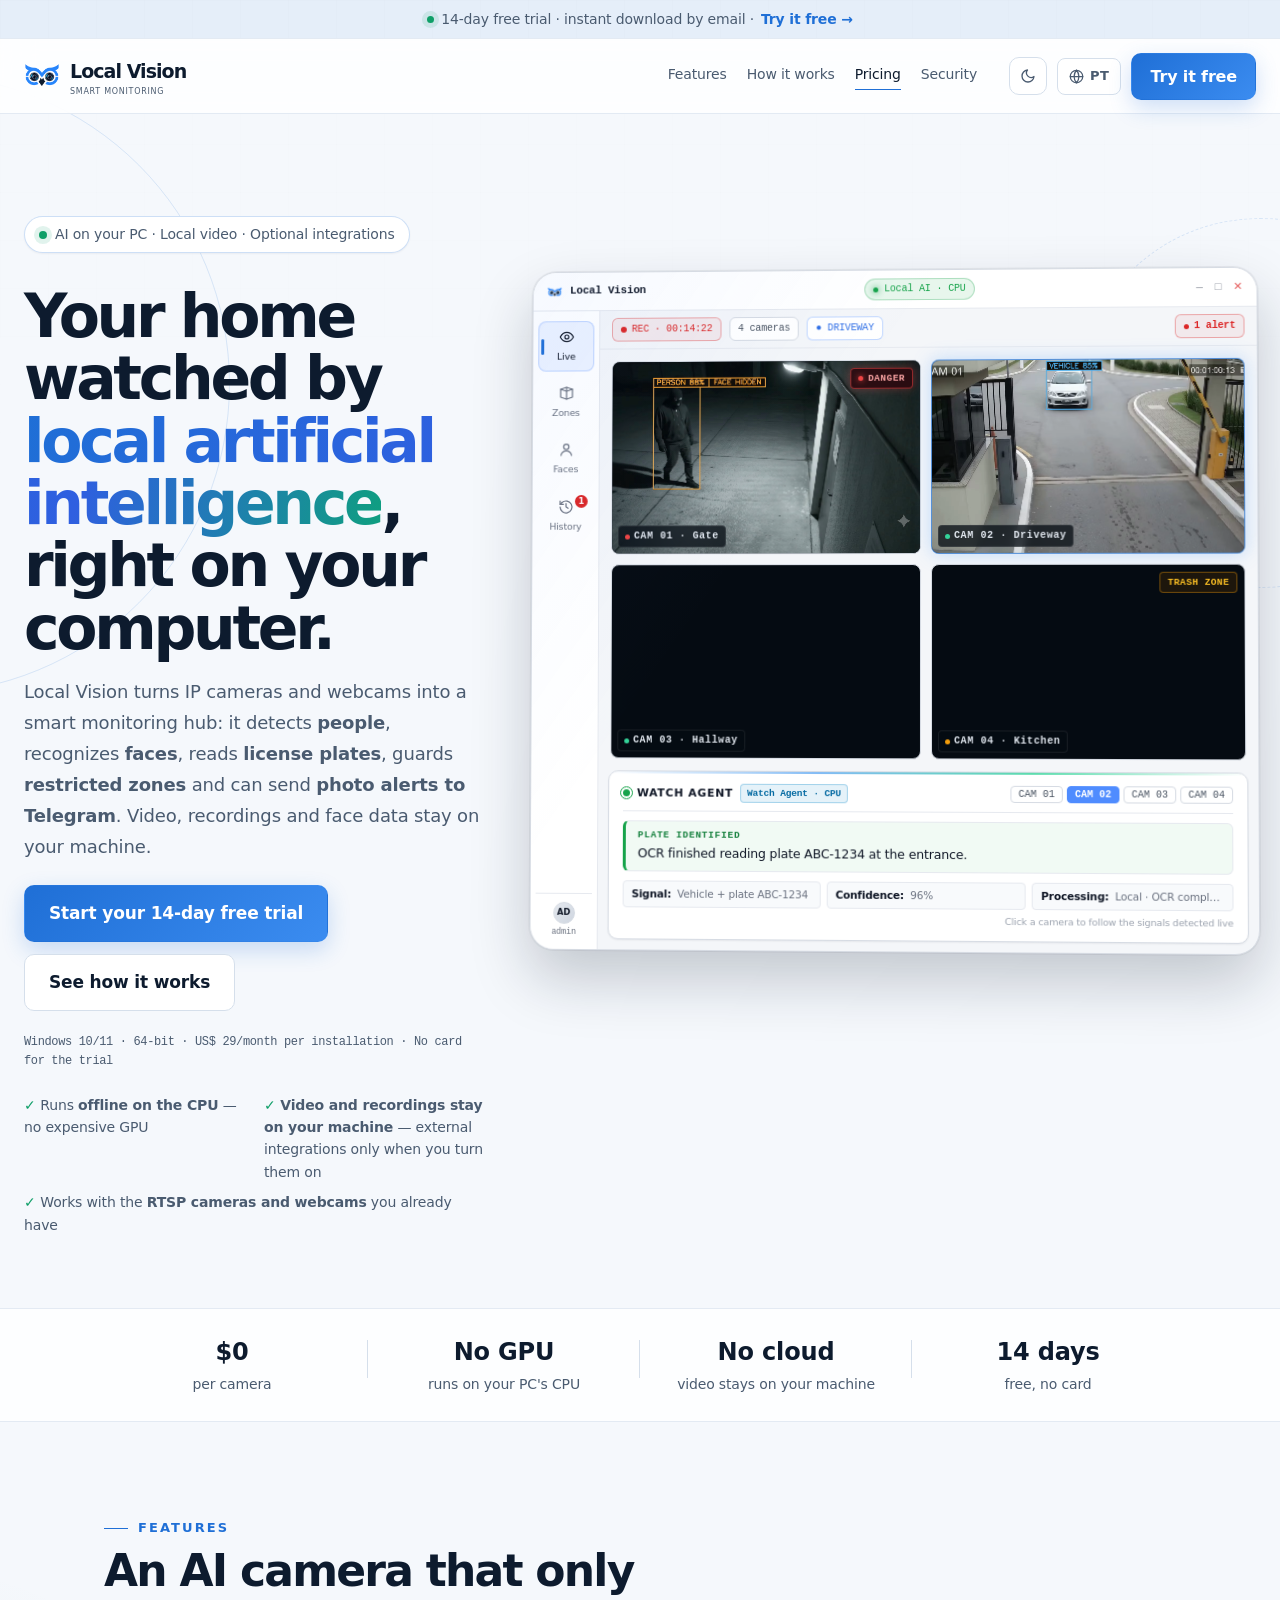
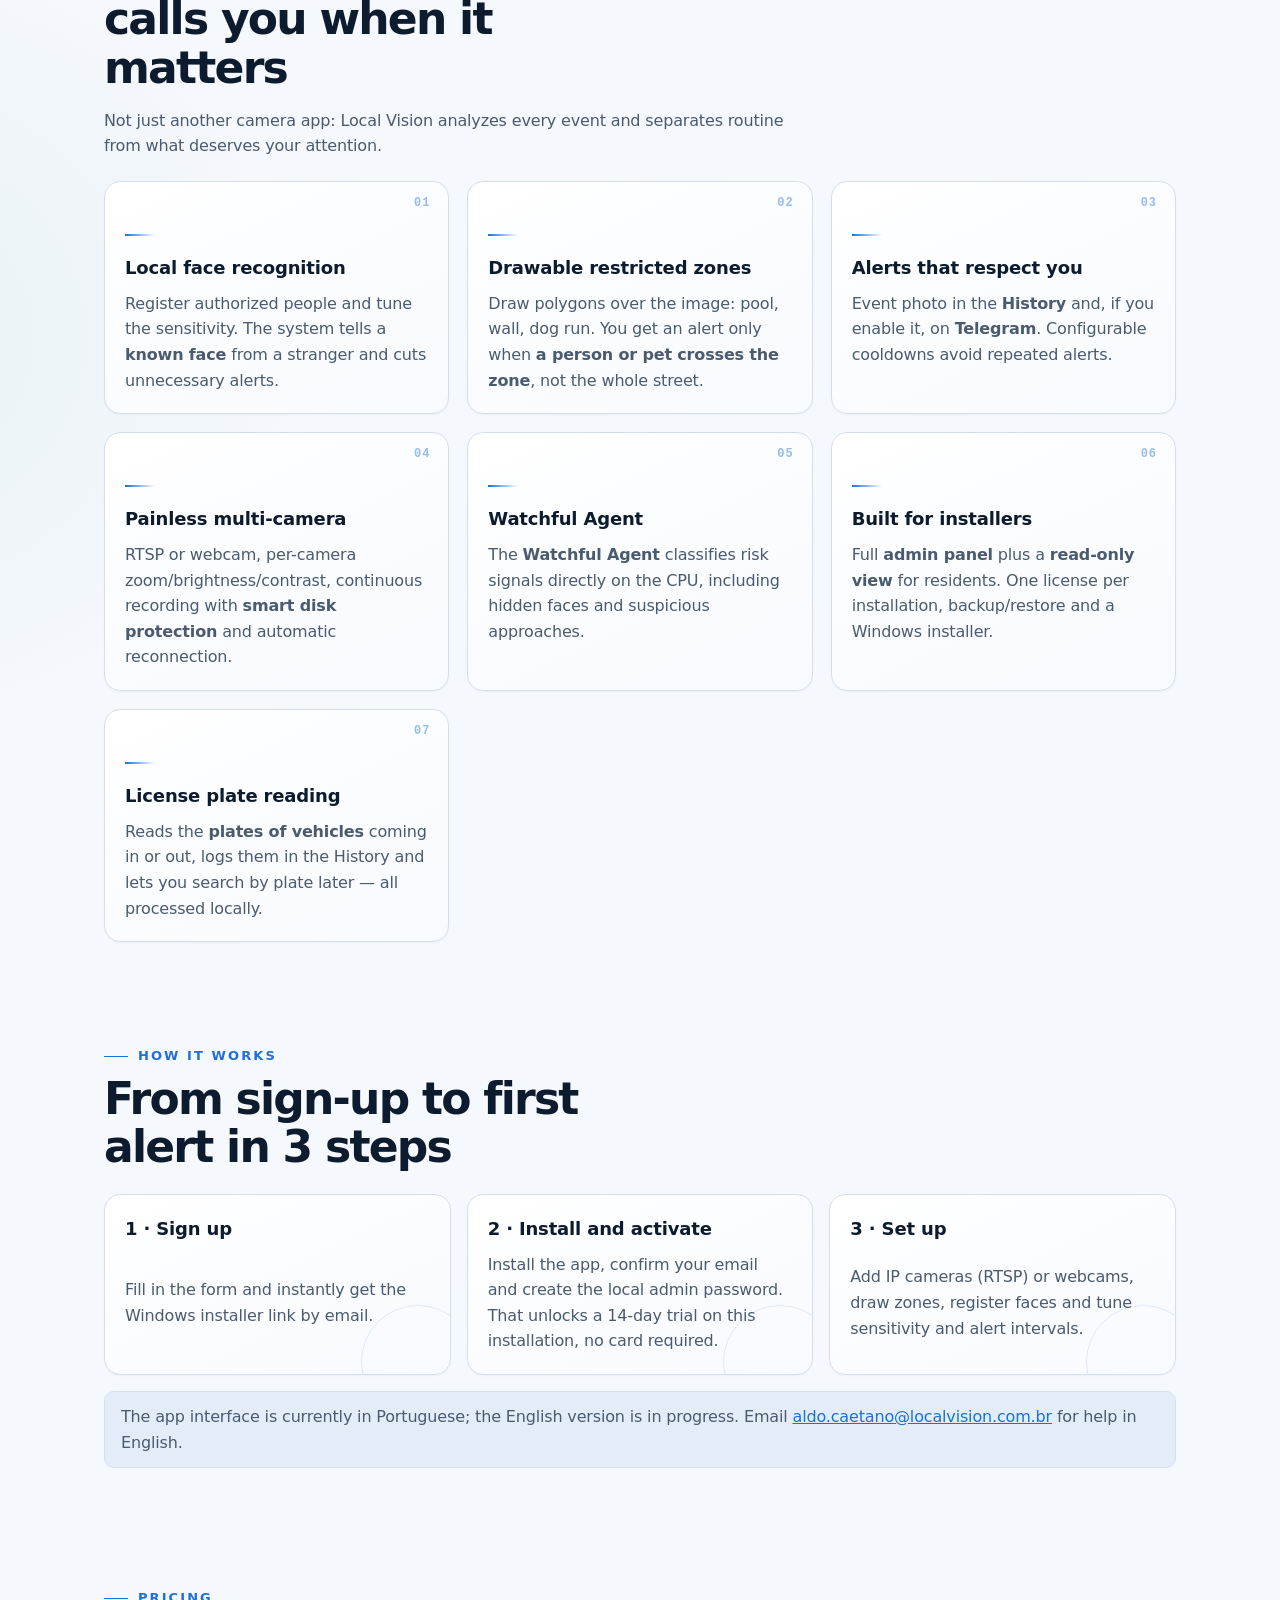
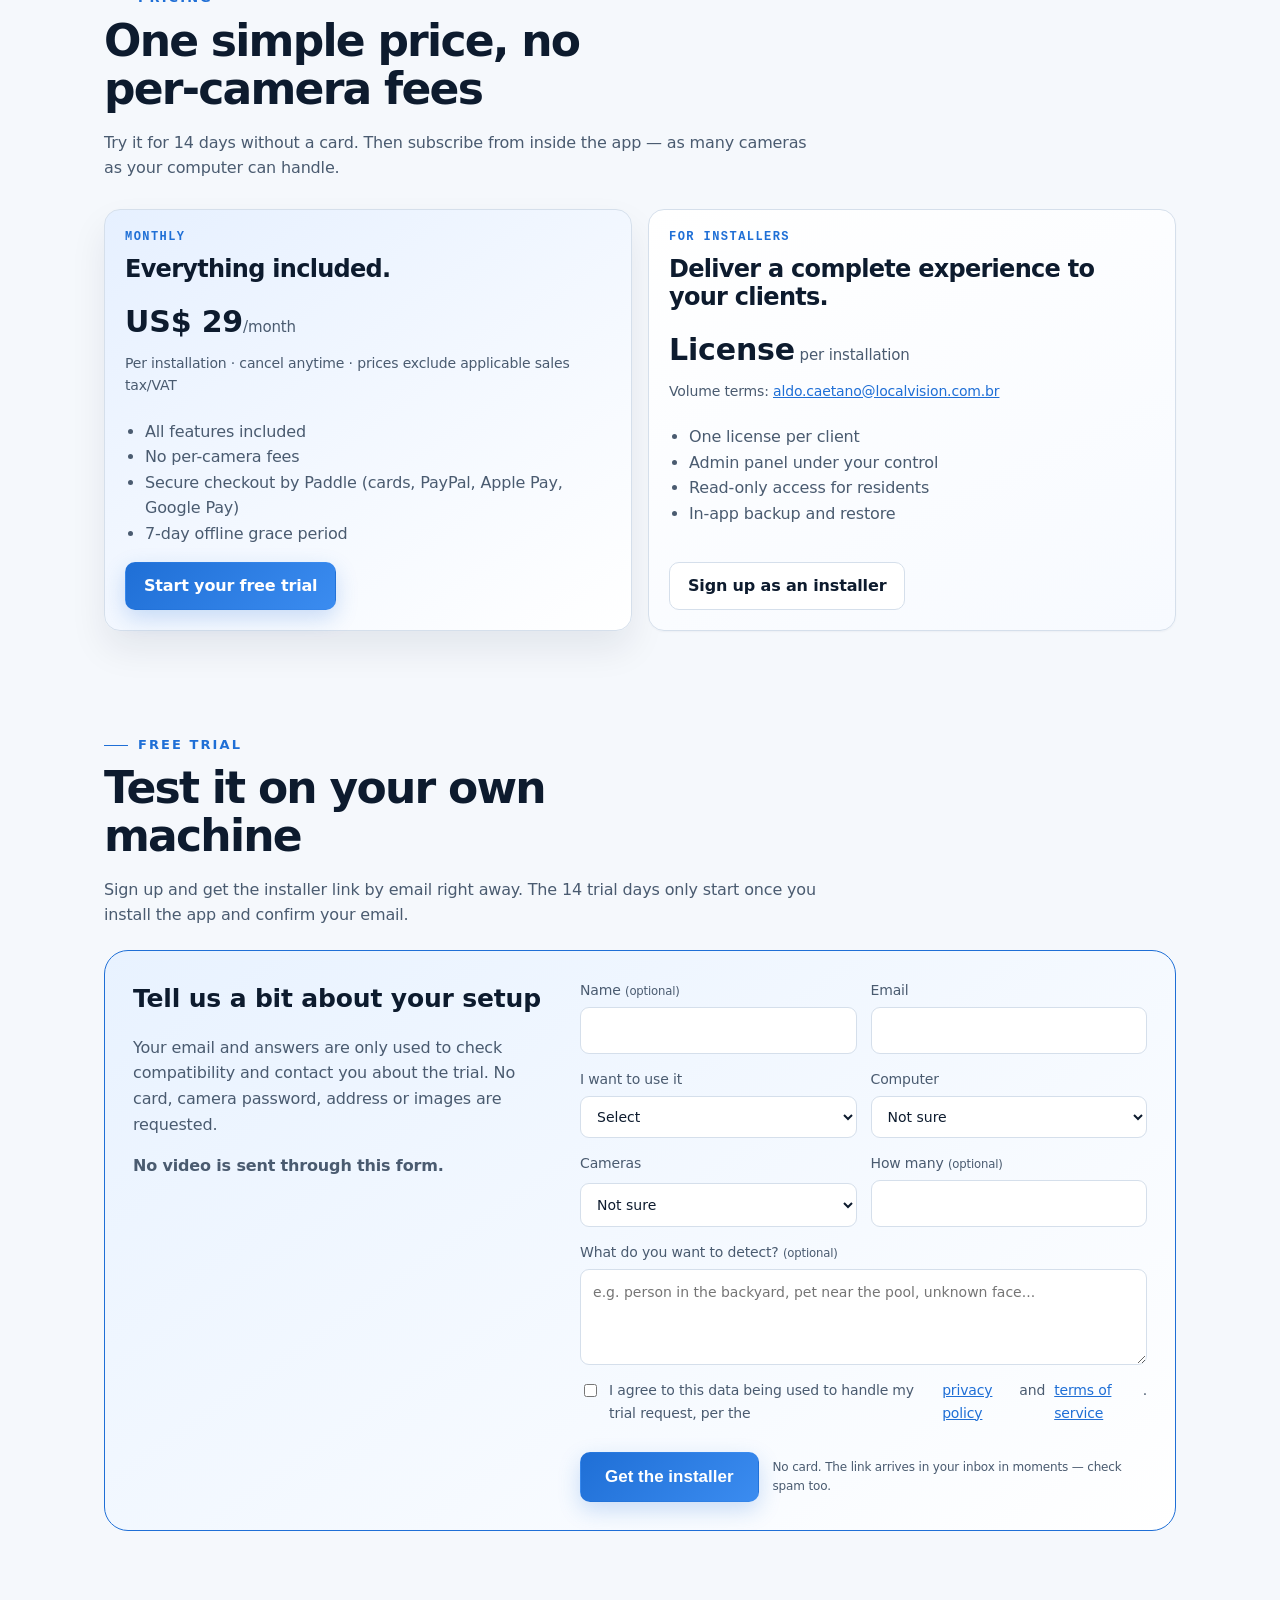
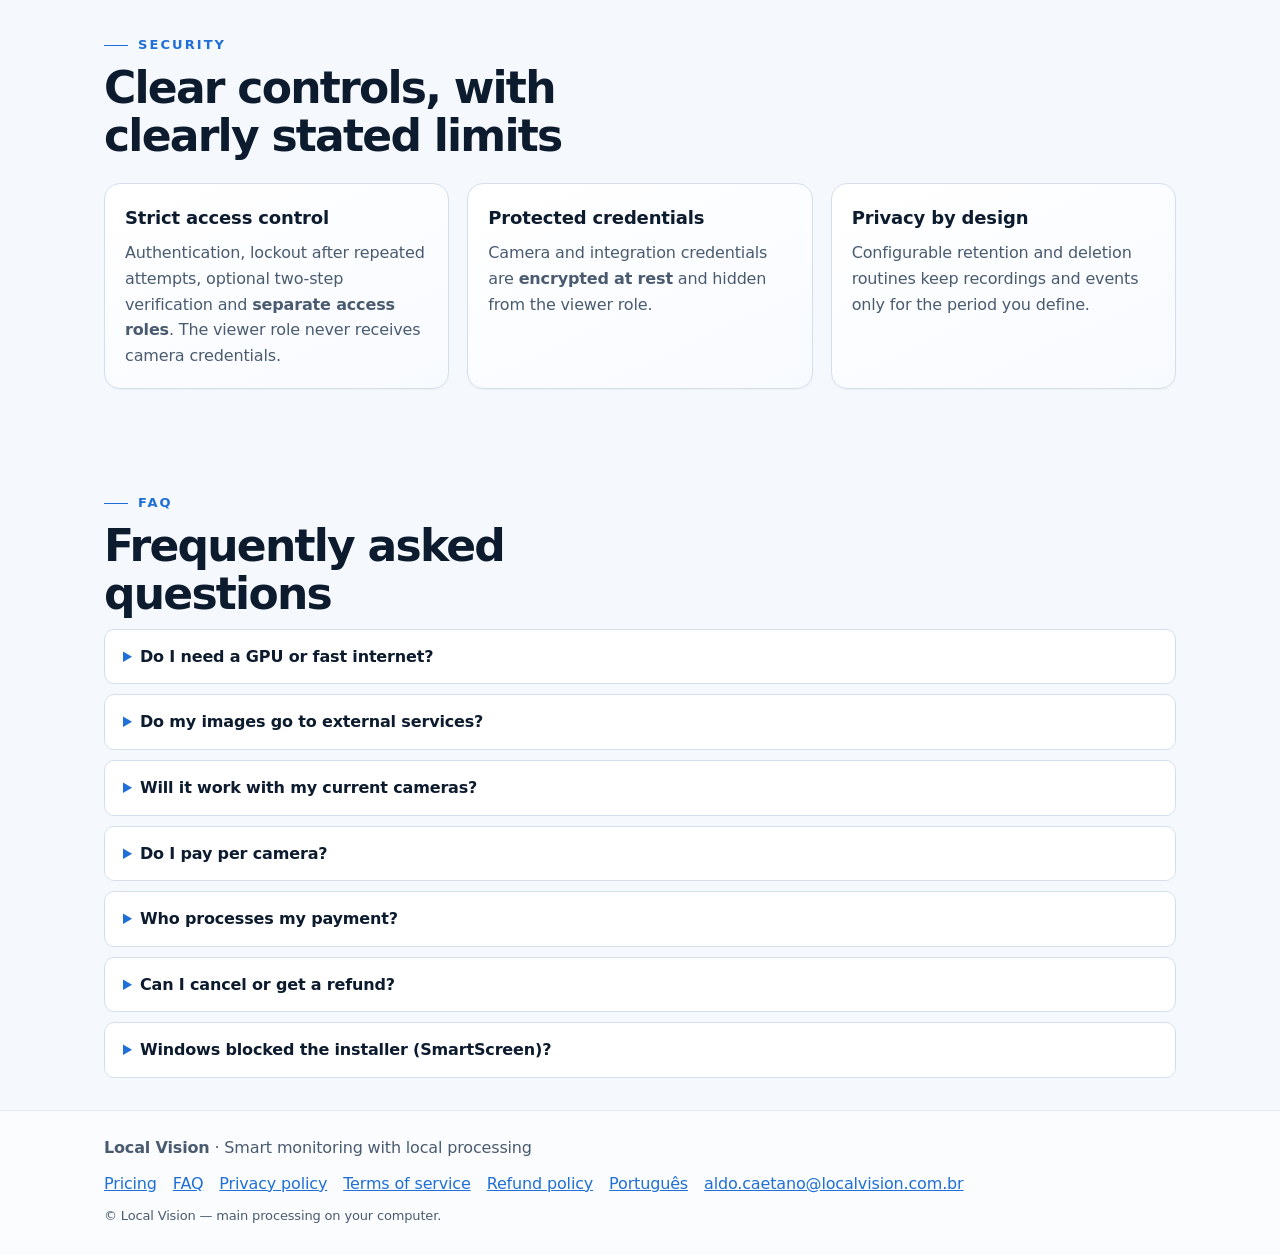
<file: index.html>
<!doctype html>
<!-- Local Vision — English landing (docs/en/), published to localvision.app
     by publish_site.py --site en (spec 127). Checkout: Paddle (Merchant of Record). -->
<html lang="en">
<head>
  <meta charset="utf-8" />
  <meta name="viewport" content="width=device-width, initial-scale=1" />
  <title>AI security cameras on your own PC | Local Vision</title>
  <meta name="description" content="Add AI to the IP cameras and webcams you own: person detection, face recognition, license plates and zones. Runs on your Windows PC, no per-camera fees." />
  <meta name="theme-color" content="#08101d" />
  <meta property="og:title" content="AI security cameras on your own PC | Local Vision" />
  <meta property="og:description" content="Local AI for people, faces, license plates and restricted zones. Video and recordings stay on your machine." />
  <meta property="og:type" content="website" />
  <meta property="og:url" content="https://localvision.app/" />
  <meta property="og:site_name" content="Local Vision" />
  <meta property="og:locale" content="en_US" />
  <meta property="og:image" content="https://localvision.app/assets/og-image.png" />
  <meta property="og:image:width" content="1200" />
  <meta property="og:image:height" content="630" />
  <meta name="twitter:card" content="summary_large_image" />
  <link rel="canonical" href="https://localvision.app/" />
  <link rel="alternate" hreflang="en" href="https://localvision.app/" />
  <link rel="alternate" hreflang="pt-BR" href="https://localvision.com.br/" />
  <link rel="alternate" hreflang="x-default" href="https://localvision.app/" />
  <script type="application/ld+json">
  {
    "@context": "https://schema.org",
    "@graph": [
    {
    "@type": "Organization",
    "@id": "https://localvision.app/#org",
    "name": "Local Vision",
    "url": "https://localvision.app/",
    "logo": "https://localvision.app/assets/logo-owl-refined.png",
    "email": "aldo.caetano@localvision.com.br"
    },
    {
    "@type": "SoftwareApplication",
    "publisher": { "@id": "https://localvision.app/#org" },
    "name": "Local Vision",
    "url": "https://localvision.app/",
    "applicationCategory": "SecurityApplication",
    "operatingSystem": "Windows",
    "inLanguage": "en",
    "offers": { "@type": "Offer", "price": "29.00", "priceCurrency": "USD" },
    "description": "Multi-camera AI monitoring on your own computer: person detection, face recognition, license plate reading, restricted zones and optional Telegram alerts."
    }
    ]
  }
  </script>
  <meta http-equiv="Content-Security-Policy" content="default-src 'self'; script-src 'self' https://static.cloudflareinsights.com https://challenges.cloudflare.com; frame-src https://challenges.cloudflare.com; style-src 'self' https://fonts.googleapis.com 'unsafe-inline'; font-src 'self' https://fonts.gstatic.com; img-src 'self' data:; media-src 'self' https: data:; connect-src https://cloudflareinsights.com; form-action 'self' https://szsdhiimvrjerkvtqwzw.supabase.co; object-src 'none'; base-uri 'self'" />
  <link rel="icon" type="image/png" sizes="32x32" href="assets/favicon-32x32.png?v=20260927-lens" />
  <link rel="apple-touch-icon" href="assets/apple-touch-icon.png?v=20260927-lens" />
  <link rel="preconnect" href="https://fonts.googleapis.com" />
  <link rel="preconnect" href="https://fonts.gstatic.com" crossorigin />
  <link href="https://fonts.googleapis.com/css2?family=Inter:wght@400;500;600;700;800&amp;family=JetBrains+Mono:wght@400;500;600&amp;display=swap" rel="stylesheet" />
  <link rel="stylesheet" href="assets/site.css?v=20261111" />
  <script src="assets/theme.js?v=20261027"></script>
  <script type="application/ld+json">{"@context": "https://schema.org", "@type": "FAQPage", "mainEntity": [{"@type": "Question", "name": "Do I need a GPU or fast internet?", "acceptedAnswer": {"@type": "Answer", "text": "No. Detection runs on the CPU. Performance depends on your computer, resolution and number of cameras. Internet is needed only for integrations you enable, the subscription and remote access."}}, {"@type": "Question", "name": "Do my images go to external services?", "acceptedAnswer": {"@type": "Answer", "text": "Continuous video, recordings and the face database stay on your machine. If you enable Telegram, alert photos are sent to it (how to set up Telegram alerts)."}}, {"@type": "Question", "name": "Will it work with my current cameras?", "acceptedAnswer": {"@type": "Answer", "text": "If they speak RTSP (most IP cameras, including Hikvision, Dahua, Reolink, Amcrest and TP-Link Tapo) or are USB webcams, yes. See the RTSP URL guide by brand."}}, {"@type": "Question", "name": "Do I pay per camera?", "acceptedAnswer": {"@type": "Answer", "text": "No. The subscription is US$ 29/month per installation, with as many cameras as your computer can handle."}}, {"@type": "Question", "name": "Who processes my payment?", "acceptedAnswer": {"@type": "Answer", "text": "Our order process is conducted by our online reseller Paddle.com. Paddle.com is the Merchant of Record for all our orders and handles billing, taxes, invoices and payment support."}}, {"@type": "Question", "name": "Can I cancel or get a refund?", "acceptedAnswer": {"@type": "Answer", "text": "You can cancel anytime; access continues until the end of the paid period. See the refund policy."}}, {"@type": "Question", "name": "Windows blocked the installer (SmartScreen)?", "acceptedAnswer": {"@type": "Answer", "text": "The installer isn't code-signed yet. On the SmartScreen screen, click “More info” and then “Run anyway”. You can verify the file's SHA256 from the download email."}}]}</script>
  <script defer src="https://static.cloudflareinsights.com/beacon.min.js" data-cf-beacon='{"token": "2425f0a6b76047ed88d276895d621326"}'></script>
</head>
<body>
  <a class="skip" href="#content">Skip to content</a>

  <div class="announce"><div class="wrap"><span class="announce-signal" aria-hidden="true"></span>14-day free trial · instant download by email · <a href="#signup">Try it free <span aria-hidden="true">→</span></a></div></div>

  <header class="top">
    <div class="wrap top-inner">
      <a class="brand" href="./" aria-label="Local Vision — home">
        <img class="brand-mark" src="assets/logo-owl-refined.png?v=20260927-lens" width="36" height="36" alt="" />
        <span class="brand-text">Local Vision<small>Smart monitoring</small></span>
      </a>
      <nav class="nav" id="nav" aria-label="Main navigation">
        <a href="#features">Features</a>
        <a href="#how-it-works">How it works</a>
        <a href="#pricing">Pricing</a>
        <a href="#security">Security</a>
        <a class="nav-cta" href="#signup">Try it free</a>
      </nav>
      <div class="top-actions">
        <a class="lang-switch" href="https://localvision.com.br/" hreflang="pt-BR" lang="pt-BR" title="Ver o site em português" aria-label="Ver o site em português"><svg viewBox="0 0 24 24" width="15" height="15" fill="none" stroke="currentColor" stroke-width="2" stroke-linecap="round" stroke-linejoin="round" aria-hidden="true"><circle cx="12" cy="12" r="10" /><path d="M2 12h20" /><path d="M12 2a15 15 0 0 1 0 20a15 15 0 0 1 0-20" /></svg>PT</a>
        <a class="btn btn-primary" href="#signup">Try it free</a>
        <button class="menu-btn" id="menuBtn" type="button" aria-expanded="false" aria-controls="nav">Menu</button>
      </div>
    </div>
  </header>

  <main id="content">
    <section class="hero wrap">
      <div class="hero-orbit hero-orbit-one" aria-hidden="true"></div>
      <div class="hero-orbit hero-orbit-two" aria-hidden="true"></div>
      <div class="hero-copy">
        <p class="pill"><span class="dot" aria-hidden="true"></span> AI on your PC · Local video · Optional integrations</p>
        <h1>Your home watched by <span class="hl">local artificial intelligence</span>, right on your computer.</h1>
        <p class="lede">Local Vision turns IP cameras and webcams into a smart monitoring hub: it detects <strong>people</strong>, recognizes <strong>faces</strong>, reads <strong>license plates</strong>, guards <strong>restricted zones</strong> and can send <strong>photo alerts to Telegram</strong>. Video, recordings and face data stay on your machine.</p>
        <div class="cta-row">
          <a class="btn btn-primary btn-lg" href="#signup">Start your 14-day free trial</a>
          <a class="btn btn-ghost btn-lg" href="#how-it-works">See how it works</a>
        </div>
        <p class="hero-meta">Windows 10/11 · 64-bit · US$ 29/month per installation · No card for the trial</p>
        <ul class="hero-points">
          <li>Runs <strong>offline on the CPU</strong> — no expensive GPU</li>
          <li><strong>Video and recordings stay on your machine</strong> — external integrations only when you turn them on</li>
          <li>Works with the <strong>RTSP cameras and webcams</strong> you already have</li>
        </ul>
      </div>
      <div class="hero-card app-window" role="img" aria-label="Local Vision window with live monitoring and real-time AI">
        <!-- Local Vision Windows title bar -->
        <div class="app-titlebar">
          <div class="app-title-brand">
            <img class="app-title-icon" src="assets/logo-owl-refined.png?v=20260927-lens" width="16" height="16" alt="" />
            <span>Local Vision</span>
          </div>
          <div class="app-title-status">
            <span class="app-status-dot" aria-hidden="true"></span>
            <span>Local AI · CPU</span>
          </div>
          <div class="app-win-controls" aria-hidden="true">
            <span class="app-win-btn">—</span>
            <span class="app-win-btn">□</span>
            <span class="app-win-btn app-win-close">✕</span>
          </div>
        </div>

        <!-- App layout (sidebar + main stage) -->
        <div class="app-body">
          <aside class="app-sidebar" aria-label="App navigation">
            <div class="app-nav-item active" title="Live view">
              <svg viewBox="0 0 24 24" width="16" height="16" fill="none" stroke="currentColor" stroke-width="2" stroke-linecap="round" stroke-linejoin="round"><circle cx="12" cy="12" r="3" /><path d="M2 12s3.5-7 10-7 10 7 10 7-3.5 7-10 7S2 12 2 12Z" /></svg>
              <span>Live</span>
            </div>
            <div class="app-nav-item" title="Settings and zones">
              <svg viewBox="0 0 24 24" width="16" height="16" fill="none" stroke="currentColor" stroke-width="2" stroke-linecap="round" stroke-linejoin="round"><path d="M3 6 12 3l9 3v12l-9 3-9-3Z" /><path d="M12 3v18" /><path d="M3 6l9 3 9-3" /></svg>
              <span>Zones</span>
            </div>
            <div class="app-nav-item" title="Registered faces gallery">
              <svg viewBox="0 0 24 24" width="16" height="16" fill="none" stroke="currentColor" stroke-width="2" stroke-linecap="round" stroke-linejoin="round"><circle cx="12" cy="8" r="4" /><path d="M4 21c0-4 4-7 8-7s8 3 8 7" /></svg>
              <span>Faces</span>
            </div>
            <div class="app-nav-item has-badge" title="Event history">
              <svg viewBox="0 0 24 24" width="16" height="16" fill="none" stroke="currentColor" stroke-width="2" stroke-linecap="round" stroke-linejoin="round"><path d="M3 12a9 9 0 1 0 3-6.7L3 8" /><path d="M3 3v5h5" /><path d="M12 7v5l3 2" /></svg>
              <span>History</span>
              <em class="app-nav-badge">1</em>
            </div>
            <div class="app-sidebar-user">
              <span class="app-user-avatar">AD</span>
              <span class="app-user-role">admin</span>
            </div>
          </aside>

          <div class="app-stage">
            <div class="app-stage-bar">
              <span class="stage-chip rec"><span class="stage-dot" aria-hidden="true"></span>REC · 00:14:22</span>
              <span class="stage-chip">4 cameras</span>
              <span class="stage-chip stage-chip-active">● GATE</span>
              <span class="stage-chip crit"><span class="stage-dot-crit" aria-hidden="true"></span>1 alert</span>
            </div>

            <div class="mock-grid" id="mockGrid">
              <div class="mock-cam active-cam cam-crit" data-cam-id="1" title="Camera 1: Gate — Unknown person hiding their face">
                <span class="mock-cam-tag tag-crit"><span class="tag-crit-dot" aria-hidden="true"></span>DANGER</span>
                <video class="mock-cam-video" autoplay loop muted playsinline preload="auto" src="assets/videos/pessoa_mascarada_processada.webm?v=en1"></video>
                <span class="mock-cam-badge"><span class="mock-cam-badge-dot" style="background:#ef4444"></span>CAM 01 · Gate</span>
              </div>
              <div class="mock-cam" data-cam-id="2" title="Camera 2: Driveway — Automatic plate reading">
                <video class="mock-cam-video" autoplay loop muted playsinline preload="auto" src="assets/videos/ocr_placa_processada.webm?v=en1"></video>
                <span class="mock-cam-badge"><span class="mock-cam-badge-dot"></span>CAM 02 · Driveway</span>
              </div>
              <div class="mock-cam" data-cam-id="3" title="Camera 3: Hallway — Local face recognition">
                <video class="mock-cam-video" autoplay loop muted playsinline preload="auto" src="assets/videos/portao.mp4?v=en1"></video>
                <span class="mock-cam-badge"><span class="mock-cam-badge-dot"></span>CAM 03 · Hallway</span>
              </div>
              <div class="mock-cam" data-cam-id="4" title="Camera 4: Kitchen — Pet detection and trash zone intrusion">
                <span class="mock-cam-tag tag-warn">TRASH ZONE</span>
                <video class="mock-cam-video" autoplay loop muted playsinline preload="auto" src="assets/videos/porta_fundos.mp4?v=en1"></video>
                <span class="mock-cam-badge"><span class="mock-cam-badge-dot" style="background:#f59e0b"></span>CAM 04 · Kitchen</span>
              </div>
            </div>

            <!-- Real-time Watch Agent panel -->
            <div class="agent-panel" id="agentPanel" aria-live="polite">
              <div class="agent-panel-header">
                <div class="agent-brand">
                  <span class="agent-radar" aria-hidden="true"></span>
                  <span class="agent-title">Watch Agent</span>
                  <span class="agent-tag-vlm" id="agentProviderTag">Watch Agent · CPU</span>
                </div>
                <div class="agent-cam-selector" role="tablist" aria-label="Feed selection for analysis">
                  <button type="button" class="agent-cam-tab active" data-cam="1">CAM 01</button>
                  <button type="button" class="agent-cam-tab" data-cam="2">CAM 02</button>
                  <button type="button" class="agent-cam-tab" data-cam="3">CAM 03</button>
                  <button type="button" class="agent-cam-tab" data-cam="4">CAM 04</button>
                </div>
              </div>

              <div class="agent-narration agent-state-warn" id="agentState">
                <span class="agent-verdict" id="agentVerdict">ATTENTION NEEDED</span>
                <p class="agent-text" id="agentText">Person with a hidden face approaching the perimeter.</p>
              </div>

              <div class="agent-meta-grid">
                <div class="agent-meta-item">
                  <strong>Signal:</strong> <span id="agentMetaDetect">Hidden face + approach</span>
                </div>
                <div class="agent-meta-item">
                  <strong>Confidence:</strong> <span id="agentMetaZone">82%</span>
                </div>
                <div class="agent-meta-item">
                  <strong>Processing:</strong> <span id="agentMetaAction">Local · 43 ms · private image</span>
                </div>
              </div>
              <span class="agent-hint">Click a camera to follow the signals detected live</span>
            </div>

          </div>
        </div>
      </div>
    </section>

    <section class="strip" aria-label="Guarantees">
      <div class="wrap strip-inner">
        <div><strong>$0</strong><span>per camera</span></div>
        <div><strong>No GPU</strong><span>runs on your PC's CPU</span></div>
        <div><strong>No cloud</strong><span>video stays on your machine</span></div>
        <div><strong>14 days</strong><span>free, no card</span></div>
      </div>
    </section>

    <section class="wrap section" id="features">
      <p class="kicker">Features</p>
      <h2>An AI camera that only calls you when it matters</h2>
      <p class="sub">Not just another camera app: Local Vision analyzes every event and separates routine from what deserves your attention.</p>
      <div class="grid">
        <article class="card feature-card"><span class="feature-index" aria-hidden="true">01</span><h3>Local face recognition</h3><p>Register authorized people and tune the sensitivity. The system tells a <strong>known face</strong> from a stranger and cuts unnecessary alerts.</p></article>
        <article class="card feature-card"><span class="feature-index" aria-hidden="true">02</span><h3>Drawable restricted zones</h3><p>Draw polygons over the image: pool, wall, dog run. You get an alert only when <strong>a person or pet crosses the zone</strong>, not the whole street.</p></article>
        <article class="card feature-card"><span class="feature-index" aria-hidden="true">03</span><h3>Alerts that respect you</h3><p>Event photo in the <strong>History</strong> and, if you enable it, on <strong>Telegram</strong>. Configurable cooldowns avoid repeated alerts.</p></article>
        <article class="card feature-card"><span class="feature-index" aria-hidden="true">04</span><h3>Painless multi-camera</h3><p>RTSP or webcam, per-camera zoom/brightness/contrast, continuous recording with <strong>smart disk protection</strong> and automatic reconnection.</p></article>
        <article class="card feature-card"><span class="feature-index" aria-hidden="true">05</span><h3>Watchful Agent</h3><p>The <strong>Watchful Agent</strong> classifies risk signals directly on the CPU, including hidden faces and suspicious approaches.</p></article>
        <article class="card feature-card"><span class="feature-index" aria-hidden="true">06</span><h3>Built for installers</h3><p>Full <strong>admin panel</strong> plus a <strong>read-only view</strong> for residents. One license per installation, backup/restore and a Windows installer.</p></article>
        <article class="card feature-card"><span class="feature-index" aria-hidden="true">07</span><h3>License plate reading</h3><p>Reads the <strong>plates of vehicles</strong> coming in or out, logs them in the History and lets you search by plate later — all processed locally.</p></article>
      </div>
    </section>

    <section class="wrap section" id="how-it-works">
      <p class="kicker">How it works</p>
      <h2>From sign-up to first alert in 3 steps</h2>
      <ol class="steps">
        <li><strong>1 · Sign up</strong><span>Fill in the form and instantly get the Windows installer link by email.</span></li>
        <li><strong>2 · Install and activate</strong><span>Install the app, confirm your email and create the local admin password. That unlocks a 14-day trial on this installation, no card required.</span></li>
        <li><strong>3 · Set up</strong><span>Add IP cameras (RTSP) or webcams, draw zones, register faces and tune sensitivity and alert intervals.</span></li>
      </ol>
      <p class="note">The app interface is currently in Portuguese; the English version is in progress. Email <a href="mailto:aldo.caetano@localvision.com.br">aldo.caetano@localvision.com.br</a> for help in English.</p>
    </section>

    <section class="wrap section" id="pricing">
      <p class="kicker">Pricing</p>
      <h2>One simple price, no per-camera fees</h2>
      <p class="sub">Try it for 14 days without a card. Then subscribe from inside the app — as many cameras as your computer can handle.</p>
      <div class="plans audience-cards">
        <article class="card plan featured">
          <p class="audience-label">Monthly</p>
          <h3>Everything included.</h3>
          <p class="price">US$ 29<span>/month</span></p>
          <p class="price-alt">Per installation · cancel anytime · prices exclude applicable sales tax/VAT</p>
          <ul><li>All features included</li><li>No per-camera fees</li><li>Secure checkout by Paddle (cards, PayPal, Apple Pay, Google Pay)</li><li>7-day offline grace period</li></ul>
          <a class="btn btn-primary" href="#signup">Start your free trial</a>
        </article>
        <article class="card plan">
          <p class="audience-label">For installers</p>
          <h3>Deliver a complete experience to your clients.</h3>
          <p class="price">License<span> per installation</span></p>
          <p class="price-alt">Volume terms: <a href="mailto:aldo.caetano@localvision.com.br">aldo.caetano@localvision.com.br</a></p>
          <ul><li>One license per client</li><li>Admin panel under your control</li><li>Read-only access for residents</li><li>In-app backup and restore</li></ul>
          <a class="btn btn-ghost" href="#signup">Sign up as an installer</a>
        </article>
      </div>
    </section>

    <section class="wrap section" id="signup">
      <p class="kicker">Free trial</p>
      <h2>Test it on your own machine</h2>
      <p class="sub">Sign up and get the installer link by email right away. The 14 trial days only start once you install the app and confirm your email.</p>
      <div class="signup-box">
        <div class="signup-copy">
          <h3>Tell us a bit about your setup</h3>
          <p>Your email and answers are only used to check compatibility and contact you about the trial. No card, camera password, address or images are requested.</p>
          <p><strong>No video is sent through this form.</strong></p>
        </div>
        <form class="signup-form" id="trialForm" data-turnstile-sitekey="0x4AAAAAAF8SWBgkpJ56iAJg" method="post" action="https://szsdhiimvrjerkvtqwzw.supabase.co/functions/v1/relay/trial-interest" accept-charset="UTF-8">
          <input type="hidden" name="lang" value="en" />
          <label class="field"><span>Name <small>(optional)</small></span><input name="name" autocomplete="name" maxlength="120" /></label>
          <label class="field"><span>Email</span><input type="email" name="email" autocomplete="email" maxlength="254" required /></label>
          <label class="field"><span>I want to use it</span><select name="profile" required><option value="">Select</option><option value="home">At home</option><option value="installer">For my clients</option></select></label>
          <label class="field"><span>Computer</span><select name="windows"><option value="unknown">Not sure</option><option value="windows-11">Windows 11</option><option value="windows-10">Windows 10</option><option value="other">Other OS</option></select></label>
          <label class="field"><span>Cameras</span><select name="camera_type"><option value="unknown">Not sure</option><option value="rtsp">IP camera with RTSP</option><option value="webcam">USB webcam</option><option value="both">Both</option></select></label>
          <label class="field"><span>How many <small>(optional)</small></span><input type="number" name="camera_count" inputmode="numeric" min="0" max="64" /></label>
          <label class="field field-wide"><span>What do you want to detect? <small>(optional)</small></span><textarea name="objective" maxlength="500" placeholder="e.g. person in the backyard, pet near the pool, unknown face..."></textarea></label>
          <label class="honeypot" aria-hidden="true">Company website<input name="company_website" tabindex="-1" autocomplete="off" /></label>
          <label class="field field-wide consent"><span><input type="checkbox" name="privacy_ack" value="accepted" required /> I agree to this data being used to handle my trial request, per the <a href="privacy.html">privacy policy</a> and <a href="terms.html">terms of service</a>.</span></label>
          <div class="form-actions"><button class="btn btn-primary btn-lg" type="submit">Get the installer</button><p class="form-note">No card. The link arrives in your inbox in moments — check spam too.</p></div>
        </form>
      </div>
    </section>

    <section class="wrap section" id="security">
      <p class="kicker">Security</p>
      <h2>Clear controls, with clearly stated limits</h2>
      <div class="grid">
        <article class="card"><h3>Strict access control</h3><p>Authentication, lockout after repeated attempts, optional two-step verification and <strong>separate access roles</strong>. The viewer role never receives camera credentials.</p></article>
        <article class="card"><h3>Protected credentials</h3><p>Camera and integration credentials are <strong>encrypted at rest</strong> and hidden from the viewer role.</p></article>
        <article class="card"><h3>Privacy by design</h3><p>Configurable retention and deletion routines keep recordings and events only for the period you define.</p></article>
      </div>
    </section>

    <section class="wrap section" id="faq">
      <p class="kicker">FAQ</p>
      <h2>Frequently asked questions</h2>
      <details><summary>Do I need a GPU or fast internet?</summary><p>No. Detection runs on the CPU. Performance depends on your computer, resolution and number of cameras. Internet is needed only for integrations you enable, the subscription and remote access.</p></details>
      <details><summary>Do my images go to external services?</summary><p>Continuous video, recordings and the face database stay on your machine. If you enable Telegram, alert photos are sent to it (<a href="ip-camera-telegram-alerts.html">how to set up Telegram alerts</a>).</p></details>
      <details><summary>Will it work with my current cameras?</summary><p>If they speak RTSP (most IP cameras, including Hikvision, Dahua, Reolink, Amcrest and TP-Link Tapo) or are USB webcams, yes. See the <a href="rtsp-url-hikvision-dahua-reolink-tapo.html">RTSP URL guide by brand</a>.</p></details>
      <details><summary>Do I pay per camera?</summary><p>No. The subscription is US$ 29/month per installation, with as many cameras as your computer can handle.</p></details>
      <details><summary>Who processes my payment?</summary><p>Our order process is conducted by our online reseller Paddle.com. Paddle.com is the Merchant of Record for all our orders and handles billing, taxes, invoices and payment support.</p></details>
      <details><summary>Can I cancel or get a refund?</summary><p>You can cancel anytime; access continues until the end of the paid period. See the <a href="refund.html">refund policy</a>.</p></details>
      <details><summary>Windows blocked the installer (SmartScreen)?</summary><p>The installer isn't code-signed yet. On the SmartScreen screen, click “More info” and then “Run anyway”. You can verify the file's SHA256 from the download email.</p></details>
    </section>
  </main>

  <footer class="foot">
    <div class="wrap foot-inner">
      <div><strong>Local Vision</strong><span> · Smart monitoring with local processing</span></div>
      <nav aria-label="Footer"><a href="#pricing">Pricing</a><a href="#faq">FAQ</a><a href="privacy.html">Privacy policy</a><a href="terms.html">Terms of service</a><a href="refund.html">Refund policy</a><a href="https://localvision.com.br/" hreflang="pt-BR">Português</a><a href="mailto:aldo.caetano@localvision.com.br">aldo.caetano@localvision.com.br</a></nav>
      <small>© Local Vision — main processing on your computer.</small>
    </div>
  </footer>

  <script src="assets/site.js?v=20261111b" defer></script>
</body>
</html>
</file>
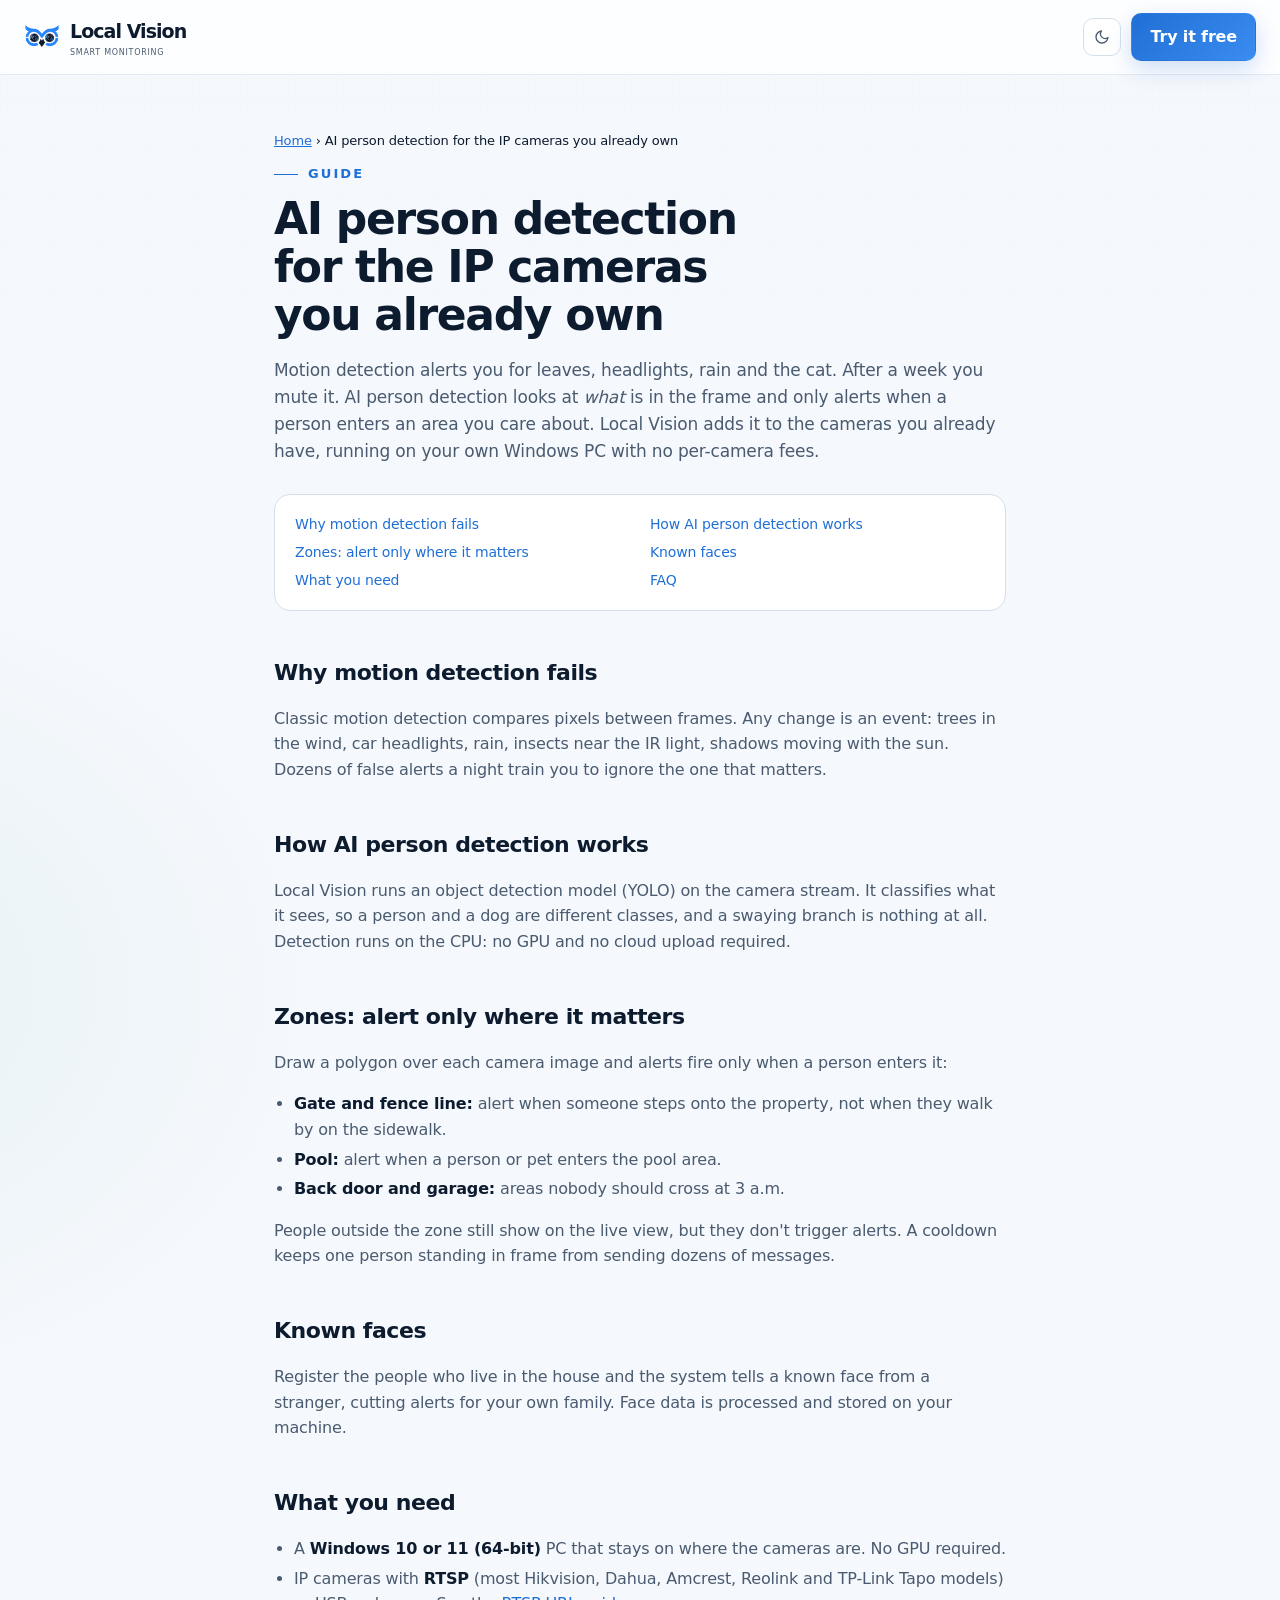
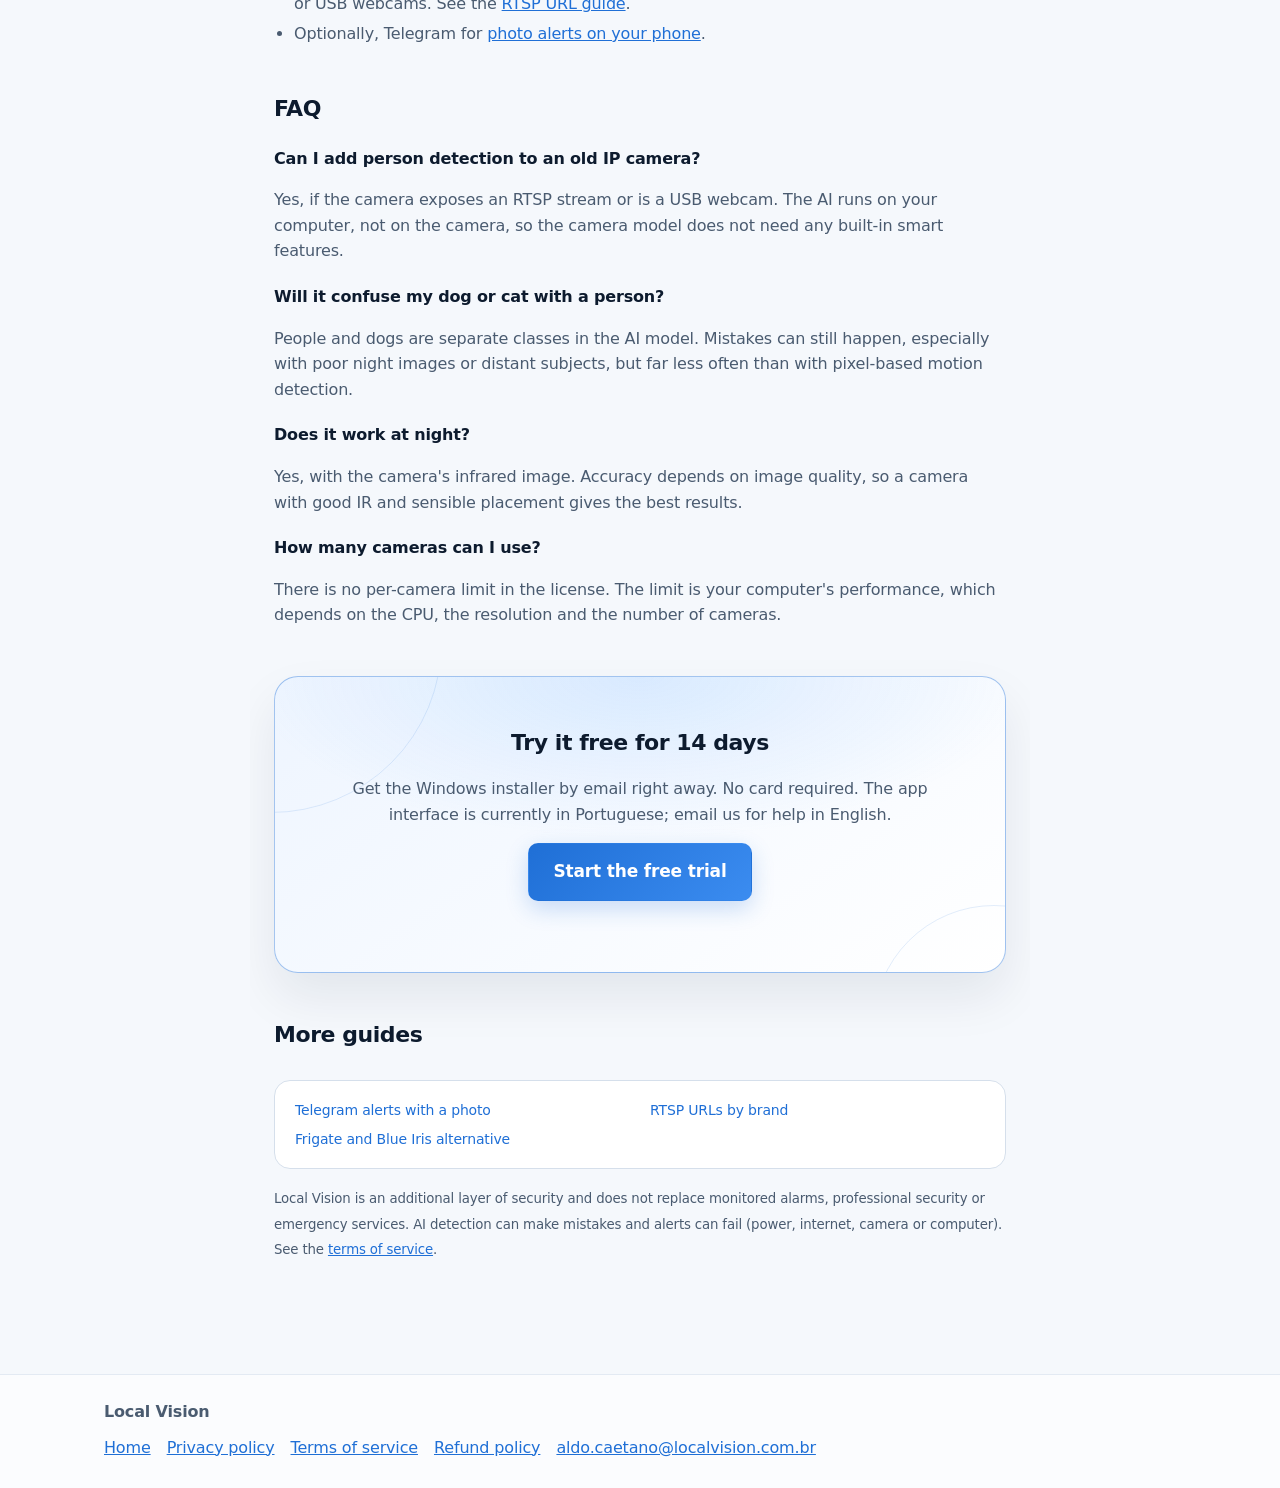
<file: ai-person-detection-ip-camera.html>
<!doctype html>
<!-- Local Vision — English guide (content/SEO page), published to localvision.app. -->
<html lang="en">
<head>
  <meta charset="utf-8" />
  <meta name="viewport" content="width=device-width, initial-scale=1" />
  <title>AI person detection for the IP cameras you own | Local Vision</title>
  <meta name="description" content="Stop motion-alert spam from shadows, rain and pets. Add AI person detection and drawable zones to any RTSP camera or webcam, processed on your Windows PC." />
  <meta name="theme-color" content="#08101d" />
  <meta property="og:title" content="AI person detection for the IP cameras you already own" />
  <meta property="og:description" content="Stop motion-alert spam from shadows, rain and pets. Add AI person detection and drawable zones to any RTSP camera or webcam, processed on your Windows PC." />
  <meta property="og:type" content="article" />
  <meta property="og:url" content="https://localvision.app/ai-person-detection-ip-camera.html" />
  <meta property="og:site_name" content="Local Vision" />
  <meta property="og:locale" content="en_US" />
  <meta property="og:image" content="https://localvision.app/assets/og-image.png" />
  <meta property="og:image:width" content="1200" />
  <meta property="og:image:height" content="630" />
  <meta name="twitter:card" content="summary_large_image" />
  <link rel="canonical" href="https://localvision.app/ai-person-detection-ip-camera.html" />
  <link rel="alternate" hreflang="en" href="https://localvision.app/ai-person-detection-ip-camera.html" />
  <link rel="alternate" hreflang="pt-BR" href="https://localvision.com.br/camera-detecta-pessoa.html" />
  <link rel="alternate" hreflang="x-default" href="https://localvision.app/ai-person-detection-ip-camera.html" />
  <meta http-equiv="Content-Security-Policy" content="default-src 'self'; script-src 'self' https://static.cloudflareinsights.com; style-src 'self' https://fonts.googleapis.com 'unsafe-inline'; font-src 'self' https://fonts.gstatic.com; img-src 'self' data:; connect-src https://cloudflareinsights.com; form-action 'none'; object-src 'none'; base-uri 'self'" />
  <link rel="icon" type="image/png" sizes="32x32" href="assets/favicon-32x32.png?v=20260927-lens" />
  <link rel="apple-touch-icon" href="assets/apple-touch-icon.png?v=20260927-lens" />
  <link rel="preconnect" href="https://fonts.googleapis.com" />
  <link rel="preconnect" href="https://fonts.gstatic.com" crossorigin />
  <link href="https://fonts.googleapis.com/css2?family=Inter:wght@400;500;600;700;800&amp;family=JetBrains+Mono:wght@400;500;600&amp;display=swap" rel="stylesheet" />
  <link rel="stylesheet" href="assets/site.css?v=20261111" />
  <script src="assets/theme.js?v=20261027"></script>
  <script type="application/ld+json">
{
  "@context": "https://schema.org",
  "@graph": [
    {
      "@type": "Article",
      "headline": "AI person detection for the IP cameras you already own",
      "description": "Stop motion-alert spam from shadows, rain and pets. Add AI person detection and drawable zones to any RTSP camera or webcam, processed on your Windows PC.",
      "inLanguage": "en",
      "mainEntityOfPage": "https://localvision.app/ai-person-detection-ip-camera.html",
      "image": "https://localvision.app/assets/og-image.png",
      "datePublished": "2026-11-11",
      "dateModified": "2026-11-11",
      "author": {
        "@type": "Organization",
        "name": "Local Vision",
        "url": "https://localvision.app/"
      },
      "publisher": {
        "@type": "Organization",
        "name": "Local Vision",
        "logo": {
          "@type": "ImageObject",
          "url": "https://localvision.app/assets/logo-owl-refined.png"
        }
      }
    },
    {
      "@type": "BreadcrumbList",
      "itemListElement": [
        {
          "@type": "ListItem",
          "position": 1,
          "name": "Home",
          "item": "https://localvision.app/"
        },
        {
          "@type": "ListItem",
          "position": 2,
          "name": "AI person detection for the IP cameras you already own",
          "item": "https://localvision.app/ai-person-detection-ip-camera.html"
        }
      ]
    },
    {
      "@type": "FAQPage",
      "mainEntity": [
        {
          "@type": "Question",
          "name": "Can I add person detection to an old IP camera?",
          "acceptedAnswer": {
            "@type": "Answer",
            "text": "Yes, if the camera exposes an RTSP stream or is a USB webcam. The AI runs on your computer, not on the camera, so the camera model does not need any built-in smart features."
          }
        },
        {
          "@type": "Question",
          "name": "Will it confuse my dog or cat with a person?",
          "acceptedAnswer": {
            "@type": "Answer",
            "text": "People and dogs are separate classes in the AI model. Mistakes can still happen, especially with poor night images or distant subjects, but far less often than with pixel-based motion detection."
          }
        },
        {
          "@type": "Question",
          "name": "Does it work at night?",
          "acceptedAnswer": {
            "@type": "Answer",
            "text": "Yes, with the camera's infrared image. Accuracy depends on image quality, so a camera with good IR and sensible placement gives the best results."
          }
        },
        {
          "@type": "Question",
          "name": "How many cameras can I use?",
          "acceptedAnswer": {
            "@type": "Answer",
            "text": "There is no per-camera limit in the license. The limit is your computer's performance, which depends on the CPU, the resolution and the number of cameras."
          }
        }
      ]
    }
  ]
}
  </script>
  <script defer src="https://static.cloudflareinsights.com/beacon.min.js" data-cf-beacon='{"token": "2425f0a6b76047ed88d276895d621326"}'></script>
</head>
<body>
  <a class="skip" href="#content">Skip to content</a>

  <header class="top">
    <div class="wrap top-inner">
      <a class="brand" href="./" aria-label="Local Vision — home">
        <img class="brand-mark" src="assets/logo-owl-refined.png?v=20260927-lens" width="36" height="36" alt="" />
        <span class="brand-text">Local Vision<small>Smart monitoring</small></span>
      </a>
      <div class="top-actions legal-actions">
        <a class="btn btn-primary" href="./#signup">Try it free</a>
      </div>
    </div>
  </header>

  <main id="content" class="wrap legal">
    <nav class="breadcrumb" aria-label="You are here" style="font-size:13px;color:var(--text-tertiary);margin-bottom:12px"><a href="./">Home</a> › <span>AI person detection for the IP cameras you already own</span></nav>
    <p class="kicker">Guide</p>
    <h1>AI person detection for the IP cameras you already own</h1>
    <p class="legal-lede">Motion detection alerts you for leaves, headlights, rain and the cat. After a week you mute it. AI person detection looks at <em>what</em> is in the frame and only alerts when a person enters an area you care about. Local Vision adds it to the cameras you already have, running on your own Windows PC with no per-camera fees.</p>

    <nav class="legal-toc" aria-label="On this page">
      <a href="#why">Why motion detection fails</a>
      <a href="#how">How AI person detection works</a>
      <a href="#zones">Zones: alert only where it matters</a>
      <a href="#faces">Known faces</a>
      <a href="#need">What you need</a>
      <a href="#faq">FAQ</a>
    </nav>

    <section id="why">
      <h2>Why motion detection fails</h2>
      <p>Classic motion detection compares pixels between frames. Any change is an event: trees in the wind, car headlights, rain, insects near the IR light, shadows moving with the sun. Dozens of false alerts a night train you to ignore the one that matters.</p>
    </section>

    <section id="how">
      <h2>How AI person detection works</h2>
      <p>Local Vision runs an object detection model (YOLO) on the camera stream. It classifies what it sees, so a person and a dog are different classes, and a swaying branch is nothing at all. Detection runs on the CPU: no GPU and no cloud upload required.</p>
    </section>

    <section id="zones">
      <h2>Zones: alert only where it matters</h2>
      <p>Draw a polygon over each camera image and alerts fire only when a person enters it:</p>
      <ul>
        <li><strong>Gate and fence line:</strong> alert when someone steps onto the property, not when they walk by on the sidewalk.</li>
        <li><strong>Pool:</strong> alert when a person or pet enters the pool area.</li>
        <li><strong>Back door and garage:</strong> areas nobody should cross at 3 a.m.</li>
      </ul>
      <p>People outside the zone still show on the live view, but they don't trigger alerts. A cooldown keeps one person standing in frame from sending dozens of messages.</p>
    </section>

    <section id="faces">
      <h2>Known faces</h2>
      <p>Register the people who live in the house and the system tells a known face from a stranger, cutting alerts for your own family. Face data is processed and stored on your machine.</p>
    </section>

    <section id="need">
      <h2>What you need</h2>
      <ul>
        <li>A <strong>Windows 10 or 11 (64-bit)</strong> PC that stays on where the cameras are. No GPU required.</li>
        <li>IP cameras with <strong>RTSP</strong> (most Hikvision, Dahua, Amcrest, Reolink and TP-Link Tapo models) or USB webcams. See the <a href="rtsp-url-hikvision-dahua-reolink-tapo.html">RTSP URL guide</a>.</li>
        <li>Optionally, Telegram for <a href="ip-camera-telegram-alerts.html">photo alerts on your phone</a>.</li>
      </ul>
    </section>

    <section id="faq">
      <h2>FAQ</h2>
      <h3>Can I add person detection to an old IP camera?</h3>
      <p>Yes, if the camera exposes an RTSP stream or is a USB webcam. The AI runs on your computer, not on the camera, so the camera model does not need any built-in smart features.</p>
      <h3>Will it confuse my dog or cat with a person?</h3>
      <p>People and dogs are separate classes in the AI model. Mistakes can still happen, especially with poor night images or distant subjects, but far less often than with pixel-based motion detection.</p>
      <h3>Does it work at night?</h3>
      <p>Yes, with the camera&#x27;s infrared image. Accuracy depends on image quality, so a camera with good IR and sensible placement gives the best results.</p>
      <h3>How many cameras can I use?</h3>
      <p>There is no per-camera limit in the license. The limit is your computer&#x27;s performance, which depends on the CPU, the resolution and the number of cameras.</p>
    </section>

    <section class="cta-box" style="margin-top:48px">
      <h2 style="margin-top:0">Try it free for 14 days</h2>
      <p>Get the Windows installer by email right away. No card required. The app interface is currently in Portuguese; email us for help in English.</p>
      <p><a class="btn btn-primary btn-lg" href="./#signup">Start the free trial</a></p>
    </section>

    <section class="related" aria-labelledby="more-guides">
      <h2 id="more-guides">More guides</h2>
      <nav class="legal-toc"><a href="ip-camera-telegram-alerts.html">Telegram alerts with a photo</a><a href="rtsp-url-hikvision-dahua-reolink-tapo.html">RTSP URLs by brand</a><a href="frigate-blue-iris-alternative.html">Frigate and Blue Iris alternative</a></nav>
    </section>

    <p><small>Local Vision is an additional layer of security and does not replace monitored alarms, professional security or emergency services. AI detection can make mistakes and alerts can fail (power, internet, camera or computer). See the <a href="terms.html">terms of service</a>.</small></p>
  </main>

  <footer class="foot">
    <div class="wrap foot-inner">
      <div><strong>Local Vision</strong></div>
      <nav aria-label="Footer"><a href="./">Home</a><a href="privacy.html">Privacy policy</a><a href="terms.html">Terms of service</a><a href="refund.html">Refund policy</a><a href="mailto:aldo.caetano@localvision.com.br">aldo.caetano@localvision.com.br</a></nav>
    </div>
  </footer>
</body>
</html>
</file>
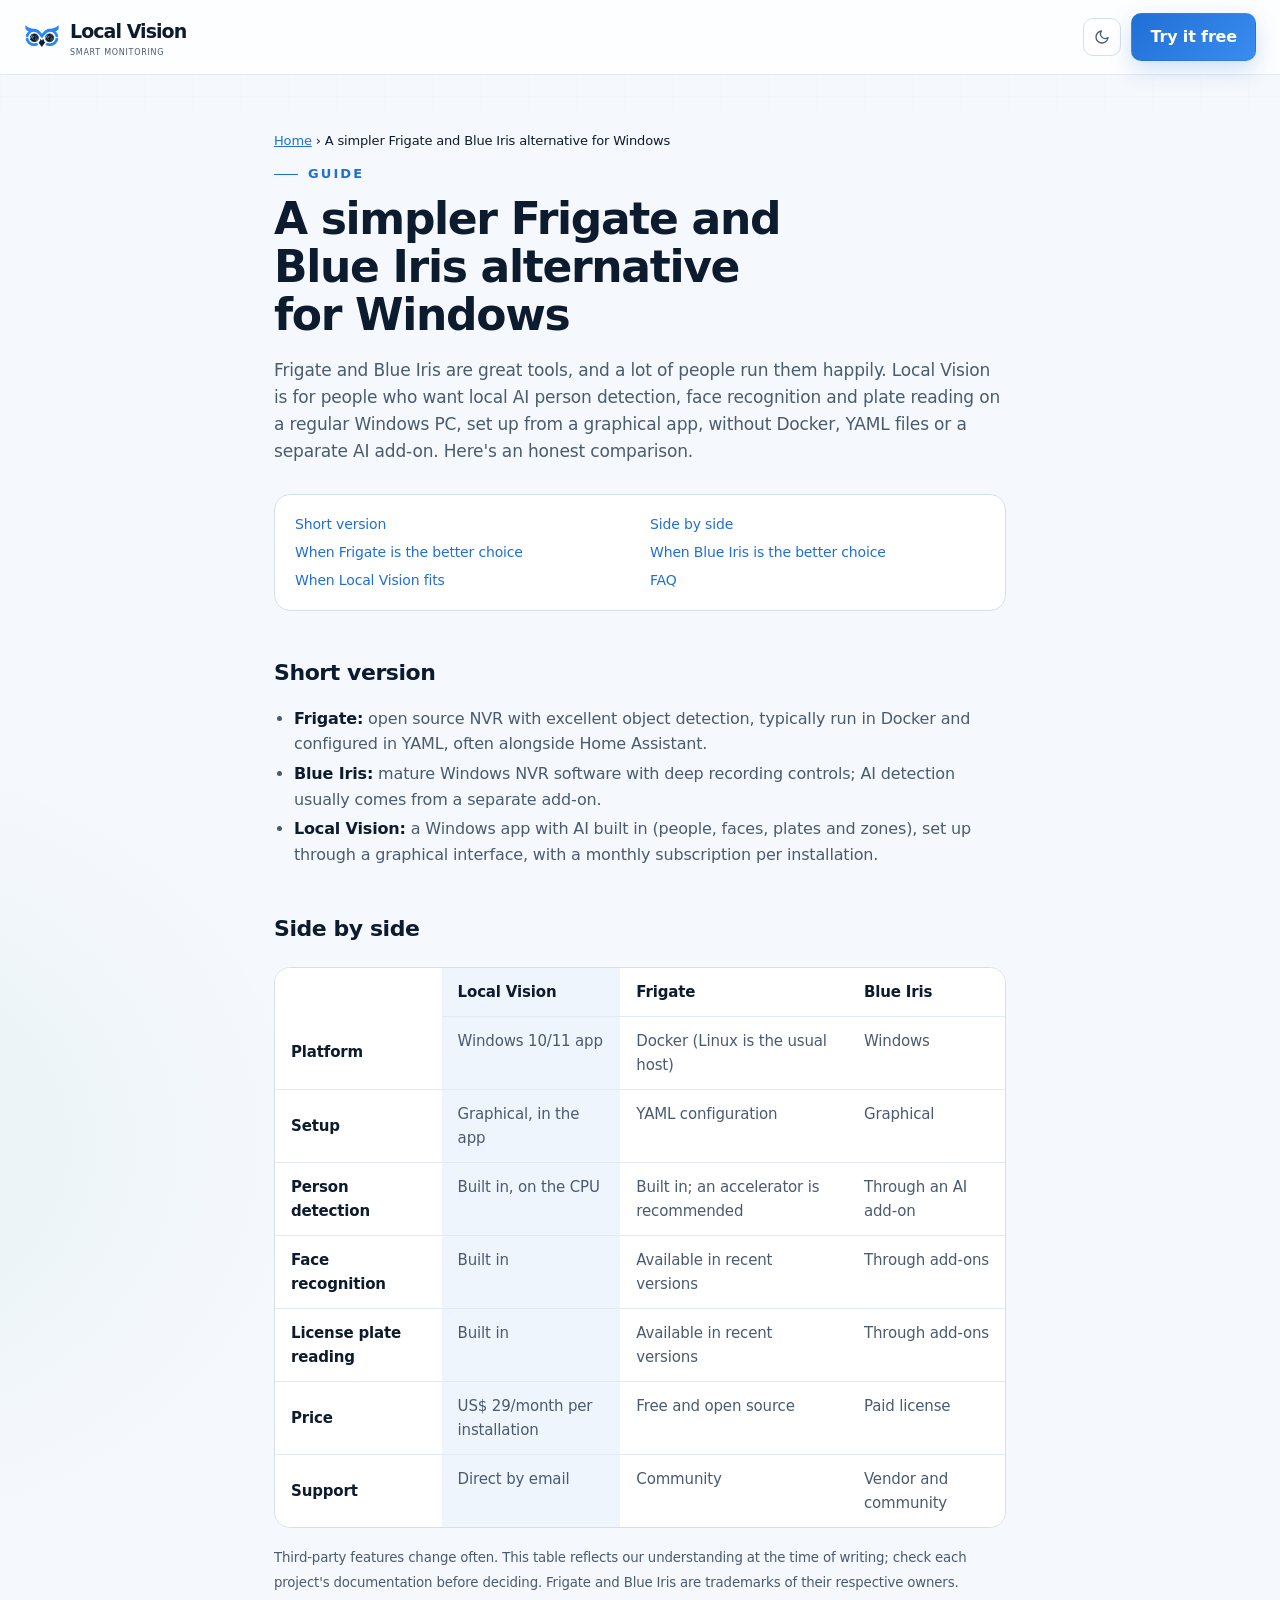
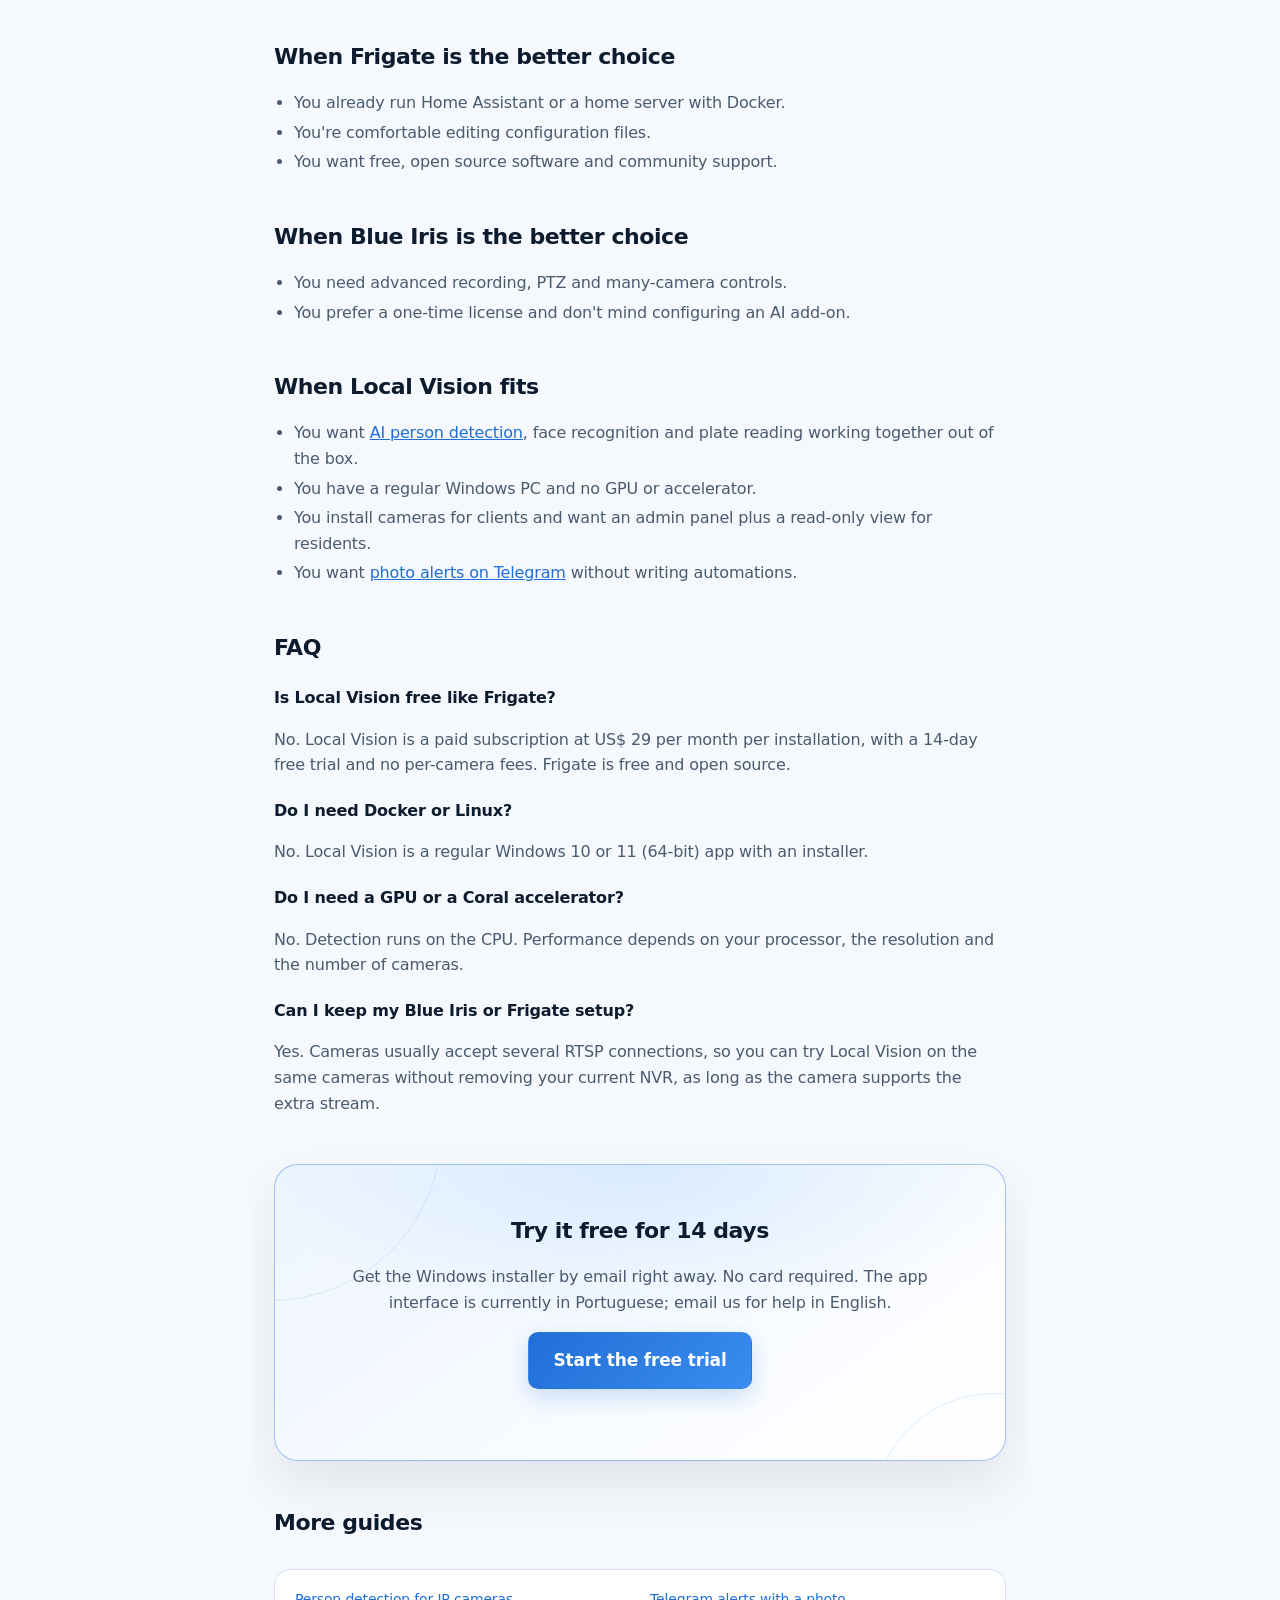
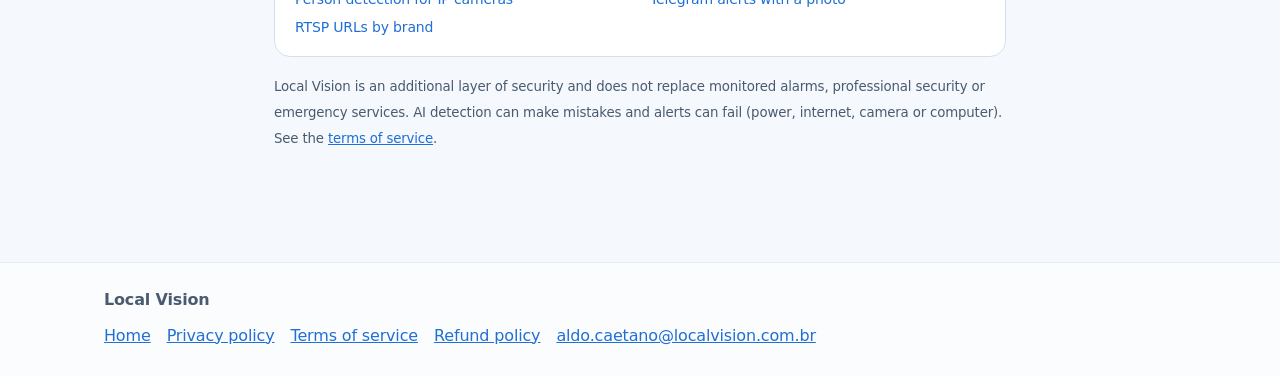
<file: frigate-blue-iris-alternative.html>
<!doctype html>
<!-- Local Vision — English guide (content/SEO page), published to localvision.app. -->
<html lang="en">
<head>
  <meta charset="utf-8" />
  <meta name="viewport" content="width=device-width, initial-scale=1" />
  <title>Frigate and Blue Iris alternative for Windows | Local Vision</title>
  <meta name="description" content="How Local Vision compares with Frigate and Blue Iris for local AI camera monitoring: setup, hardware, face recognition, plates, alerts and pricing." />
  <meta name="theme-color" content="#08101d" />
  <meta property="og:title" content="A simpler Frigate and Blue Iris alternative for Windows" />
  <meta property="og:description" content="How Local Vision compares with Frigate and Blue Iris for local AI camera monitoring: setup, hardware, face recognition, plates, alerts and pricing." />
  <meta property="og:type" content="article" />
  <meta property="og:url" content="https://localvision.app/frigate-blue-iris-alternative.html" />
  <meta property="og:site_name" content="Local Vision" />
  <meta property="og:locale" content="en_US" />
  <meta property="og:image" content="https://localvision.app/assets/og-image.png" />
  <meta property="og:image:width" content="1200" />
  <meta property="og:image:height" content="630" />
  <meta name="twitter:card" content="summary_large_image" />
  <link rel="canonical" href="https://localvision.app/frigate-blue-iris-alternative.html" />
  <meta http-equiv="Content-Security-Policy" content="default-src 'self'; script-src 'self' https://static.cloudflareinsights.com; style-src 'self' https://fonts.googleapis.com 'unsafe-inline'; font-src 'self' https://fonts.gstatic.com; img-src 'self' data:; connect-src https://cloudflareinsights.com; form-action 'none'; object-src 'none'; base-uri 'self'" />
  <link rel="icon" type="image/png" sizes="32x32" href="assets/favicon-32x32.png?v=20260927-lens" />
  <link rel="apple-touch-icon" href="assets/apple-touch-icon.png?v=20260927-lens" />
  <link rel="preconnect" href="https://fonts.googleapis.com" />
  <link rel="preconnect" href="https://fonts.gstatic.com" crossorigin />
  <link href="https://fonts.googleapis.com/css2?family=Inter:wght@400;500;600;700;800&amp;family=JetBrains+Mono:wght@400;500;600&amp;display=swap" rel="stylesheet" />
  <link rel="stylesheet" href="assets/site.css?v=20261111" />
  <script src="assets/theme.js?v=20261027"></script>
  <script type="application/ld+json">
{
  "@context": "https://schema.org",
  "@graph": [
    {
      "@type": "Article",
      "headline": "A simpler Frigate and Blue Iris alternative for Windows",
      "description": "How Local Vision compares with Frigate and Blue Iris for local AI camera monitoring: setup, hardware, face recognition, plates, alerts and pricing.",
      "inLanguage": "en",
      "mainEntityOfPage": "https://localvision.app/frigate-blue-iris-alternative.html",
      "image": "https://localvision.app/assets/og-image.png",
      "datePublished": "2026-11-11",
      "dateModified": "2026-11-11",
      "author": {
        "@type": "Organization",
        "name": "Local Vision",
        "url": "https://localvision.app/"
      },
      "publisher": {
        "@type": "Organization",
        "name": "Local Vision",
        "logo": {
          "@type": "ImageObject",
          "url": "https://localvision.app/assets/logo-owl-refined.png"
        }
      }
    },
    {
      "@type": "BreadcrumbList",
      "itemListElement": [
        {
          "@type": "ListItem",
          "position": 1,
          "name": "Home",
          "item": "https://localvision.app/"
        },
        {
          "@type": "ListItem",
          "position": 2,
          "name": "A simpler Frigate and Blue Iris alternative for Windows",
          "item": "https://localvision.app/frigate-blue-iris-alternative.html"
        }
      ]
    },
    {
      "@type": "FAQPage",
      "mainEntity": [
        {
          "@type": "Question",
          "name": "Is Local Vision free like Frigate?",
          "acceptedAnswer": {
            "@type": "Answer",
            "text": "No. Local Vision is a paid subscription at US$ 29 per month per installation, with a 14-day free trial and no per-camera fees. Frigate is free and open source."
          }
        },
        {
          "@type": "Question",
          "name": "Do I need Docker or Linux?",
          "acceptedAnswer": {
            "@type": "Answer",
            "text": "No. Local Vision is a regular Windows 10 or 11 (64-bit) app with an installer."
          }
        },
        {
          "@type": "Question",
          "name": "Do I need a GPU or a Coral accelerator?",
          "acceptedAnswer": {
            "@type": "Answer",
            "text": "No. Detection runs on the CPU. Performance depends on your processor, the resolution and the number of cameras."
          }
        },
        {
          "@type": "Question",
          "name": "Can I keep my Blue Iris or Frigate setup?",
          "acceptedAnswer": {
            "@type": "Answer",
            "text": "Yes. Cameras usually accept several RTSP connections, so you can try Local Vision on the same cameras without removing your current NVR, as long as the camera supports the extra stream."
          }
        }
      ]
    }
  ]
}
  </script>
  <script defer src="https://static.cloudflareinsights.com/beacon.min.js" data-cf-beacon='{"token": "2425f0a6b76047ed88d276895d621326"}'></script>
</head>
<body>
  <a class="skip" href="#content">Skip to content</a>

  <header class="top">
    <div class="wrap top-inner">
      <a class="brand" href="./" aria-label="Local Vision — home">
        <img class="brand-mark" src="assets/logo-owl-refined.png?v=20260927-lens" width="36" height="36" alt="" />
        <span class="brand-text">Local Vision<small>Smart monitoring</small></span>
      </a>
      <div class="top-actions legal-actions">
        <a class="btn btn-primary" href="./#signup">Try it free</a>
      </div>
    </div>
  </header>

  <main id="content" class="wrap legal">
    <nav class="breadcrumb" aria-label="You are here" style="font-size:13px;color:var(--text-tertiary);margin-bottom:12px"><a href="./">Home</a> › <span>A simpler Frigate and Blue Iris alternative for Windows</span></nav>
    <p class="kicker">Guide</p>
    <h1>A simpler Frigate and Blue Iris alternative for Windows</h1>
    <p class="legal-lede">Frigate and Blue Iris are great tools, and a lot of people run them happily. Local Vision is for people who want local AI person detection, face recognition and plate reading on a regular Windows PC, set up from a graphical app, without Docker, YAML files or a separate AI add-on. Here's an honest comparison.</p>

    <nav class="legal-toc" aria-label="On this page">
      <a href="#summary">Short version</a>
      <a href="#table">Side by side</a>
      <a href="#frigate">When Frigate is the better choice</a>
      <a href="#blueiris">When Blue Iris is the better choice</a>
      <a href="#lv">When Local Vision fits</a>
      <a href="#faq">FAQ</a>
    </nav>

    <section id="summary">
      <h2>Short version</h2>
      <ul>
        <li><strong>Frigate:</strong> open source NVR with excellent object detection, typically run in Docker and configured in YAML, often alongside Home Assistant.</li>
        <li><strong>Blue Iris:</strong> mature Windows NVR software with deep recording controls; AI detection usually comes from a separate add-on.</li>
        <li><strong>Local Vision:</strong> a Windows app with AI built in (people, faces, plates and zones), set up through a graphical interface, with a monthly subscription per installation.</li>
      </ul>
    </section>

    <section id="table">
      <h2>Side by side</h2>
      <div class="table-wrap"><table>
        <thead><tr><th scope="col"></th><th scope="col">Local Vision</th><th scope="col">Frigate</th><th scope="col">Blue Iris</th></tr></thead>
        <tbody>
          <tr><th scope="row">Platform</th><td>Windows 10/11 app</td><td>Docker (Linux is the usual host)</td><td>Windows</td></tr>
          <tr><th scope="row">Setup</th><td>Graphical, in the app</td><td>YAML configuration</td><td>Graphical</td></tr>
          <tr><th scope="row">Person detection</th><td>Built in, on the CPU</td><td>Built in; an accelerator is recommended</td><td>Through an AI add-on</td></tr>
          <tr><th scope="row">Face recognition</th><td>Built in</td><td>Available in recent versions</td><td>Through add-ons</td></tr>
          <tr><th scope="row">License plate reading</th><td>Built in</td><td>Available in recent versions</td><td>Through add-ons</td></tr>
          <tr><th scope="row">Price</th><td>US$ 29/month per installation</td><td>Free and open source</td><td>Paid license</td></tr>
          <tr><th scope="row">Support</th><td>Direct by email</td><td>Community</td><td>Vendor and community</td></tr>
        </tbody>
      </table></div>
      <p><small>Third-party features change often. This table reflects our understanding at the time of writing; check each project's documentation before deciding. Frigate and Blue Iris are trademarks of their respective owners.</small></p>
    </section>

    <section id="frigate">
      <h2>When Frigate is the better choice</h2>
      <ul>
        <li>You already run Home Assistant or a home server with Docker.</li>
        <li>You're comfortable editing configuration files.</li>
        <li>You want free, open source software and community support.</li>
      </ul>
    </section>

    <section id="blueiris">
      <h2>When Blue Iris is the better choice</h2>
      <ul>
        <li>You need advanced recording, PTZ and many-camera controls.</li>
        <li>You prefer a one-time license and don't mind configuring an AI add-on.</li>
      </ul>
    </section>

    <section id="lv">
      <h2>When Local Vision fits</h2>
      <ul>
        <li>You want <a href="ai-person-detection-ip-camera.html">AI person detection</a>, face recognition and plate reading working together out of the box.</li>
        <li>You have a regular Windows PC and no GPU or accelerator.</li>
        <li>You install cameras for clients and want an admin panel plus a read-only view for residents.</li>
        <li>You want <a href="ip-camera-telegram-alerts.html">photo alerts on Telegram</a> without writing automations.</li>
      </ul>
    </section>

    <section id="faq">
      <h2>FAQ</h2>
      <h3>Is Local Vision free like Frigate?</h3>
      <p>No. Local Vision is a paid subscription at US$ 29 per month per installation, with a 14-day free trial and no per-camera fees. Frigate is free and open source.</p>
      <h3>Do I need Docker or Linux?</h3>
      <p>No. Local Vision is a regular Windows 10 or 11 (64-bit) app with an installer.</p>
      <h3>Do I need a GPU or a Coral accelerator?</h3>
      <p>No. Detection runs on the CPU. Performance depends on your processor, the resolution and the number of cameras.</p>
      <h3>Can I keep my Blue Iris or Frigate setup?</h3>
      <p>Yes. Cameras usually accept several RTSP connections, so you can try Local Vision on the same cameras without removing your current NVR, as long as the camera supports the extra stream.</p>
    </section>

    <section class="cta-box" style="margin-top:48px">
      <h2 style="margin-top:0">Try it free for 14 days</h2>
      <p>Get the Windows installer by email right away. No card required. The app interface is currently in Portuguese; email us for help in English.</p>
      <p><a class="btn btn-primary btn-lg" href="./#signup">Start the free trial</a></p>
    </section>

    <section class="related" aria-labelledby="more-guides">
      <h2 id="more-guides">More guides</h2>
      <nav class="legal-toc"><a href="ai-person-detection-ip-camera.html">Person detection for IP cameras</a><a href="ip-camera-telegram-alerts.html">Telegram alerts with a photo</a><a href="rtsp-url-hikvision-dahua-reolink-tapo.html">RTSP URLs by brand</a></nav>
    </section>

    <p><small>Local Vision is an additional layer of security and does not replace monitored alarms, professional security or emergency services. AI detection can make mistakes and alerts can fail (power, internet, camera or computer). See the <a href="terms.html">terms of service</a>.</small></p>
  </main>

  <footer class="foot">
    <div class="wrap foot-inner">
      <div><strong>Local Vision</strong></div>
      <nav aria-label="Footer"><a href="./">Home</a><a href="privacy.html">Privacy policy</a><a href="terms.html">Terms of service</a><a href="refund.html">Refund policy</a><a href="mailto:aldo.caetano@localvision.com.br">aldo.caetano@localvision.com.br</a></nav>
    </div>
  </footer>
</body>
</html>
</file>
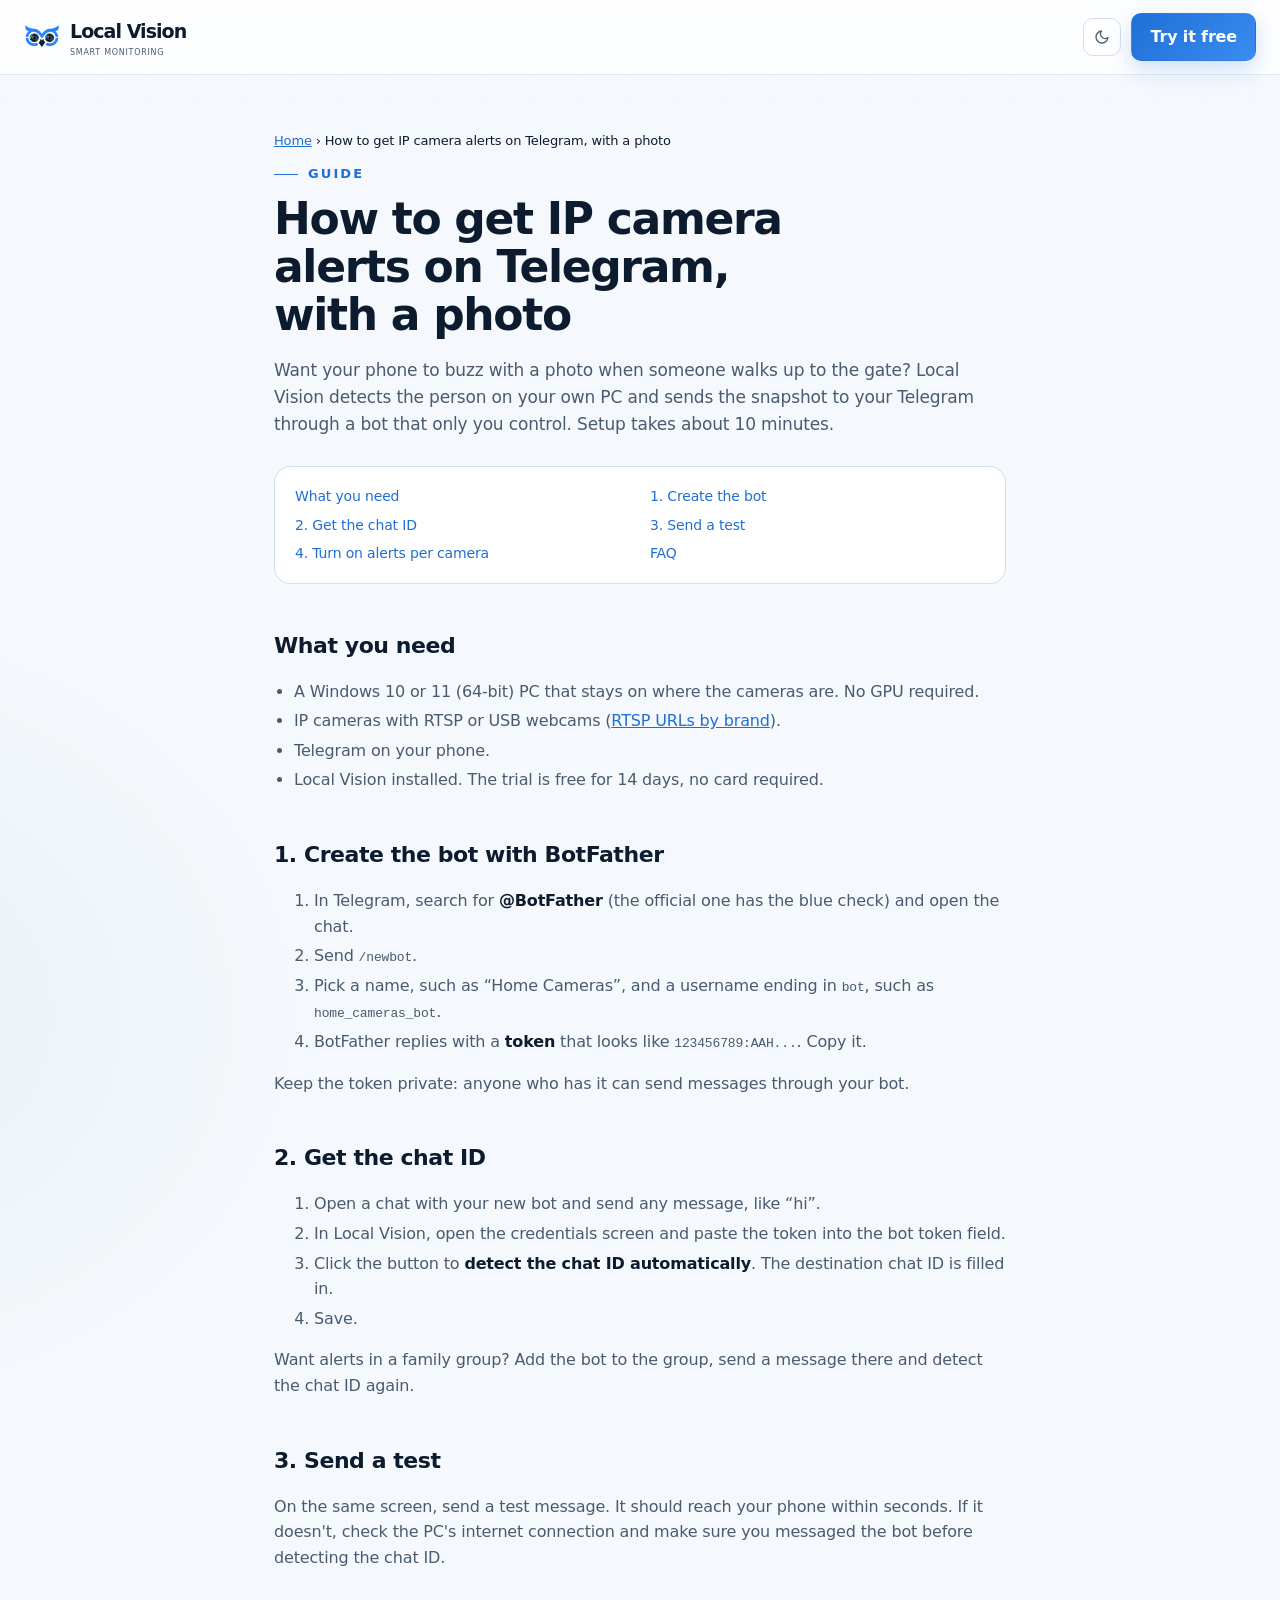
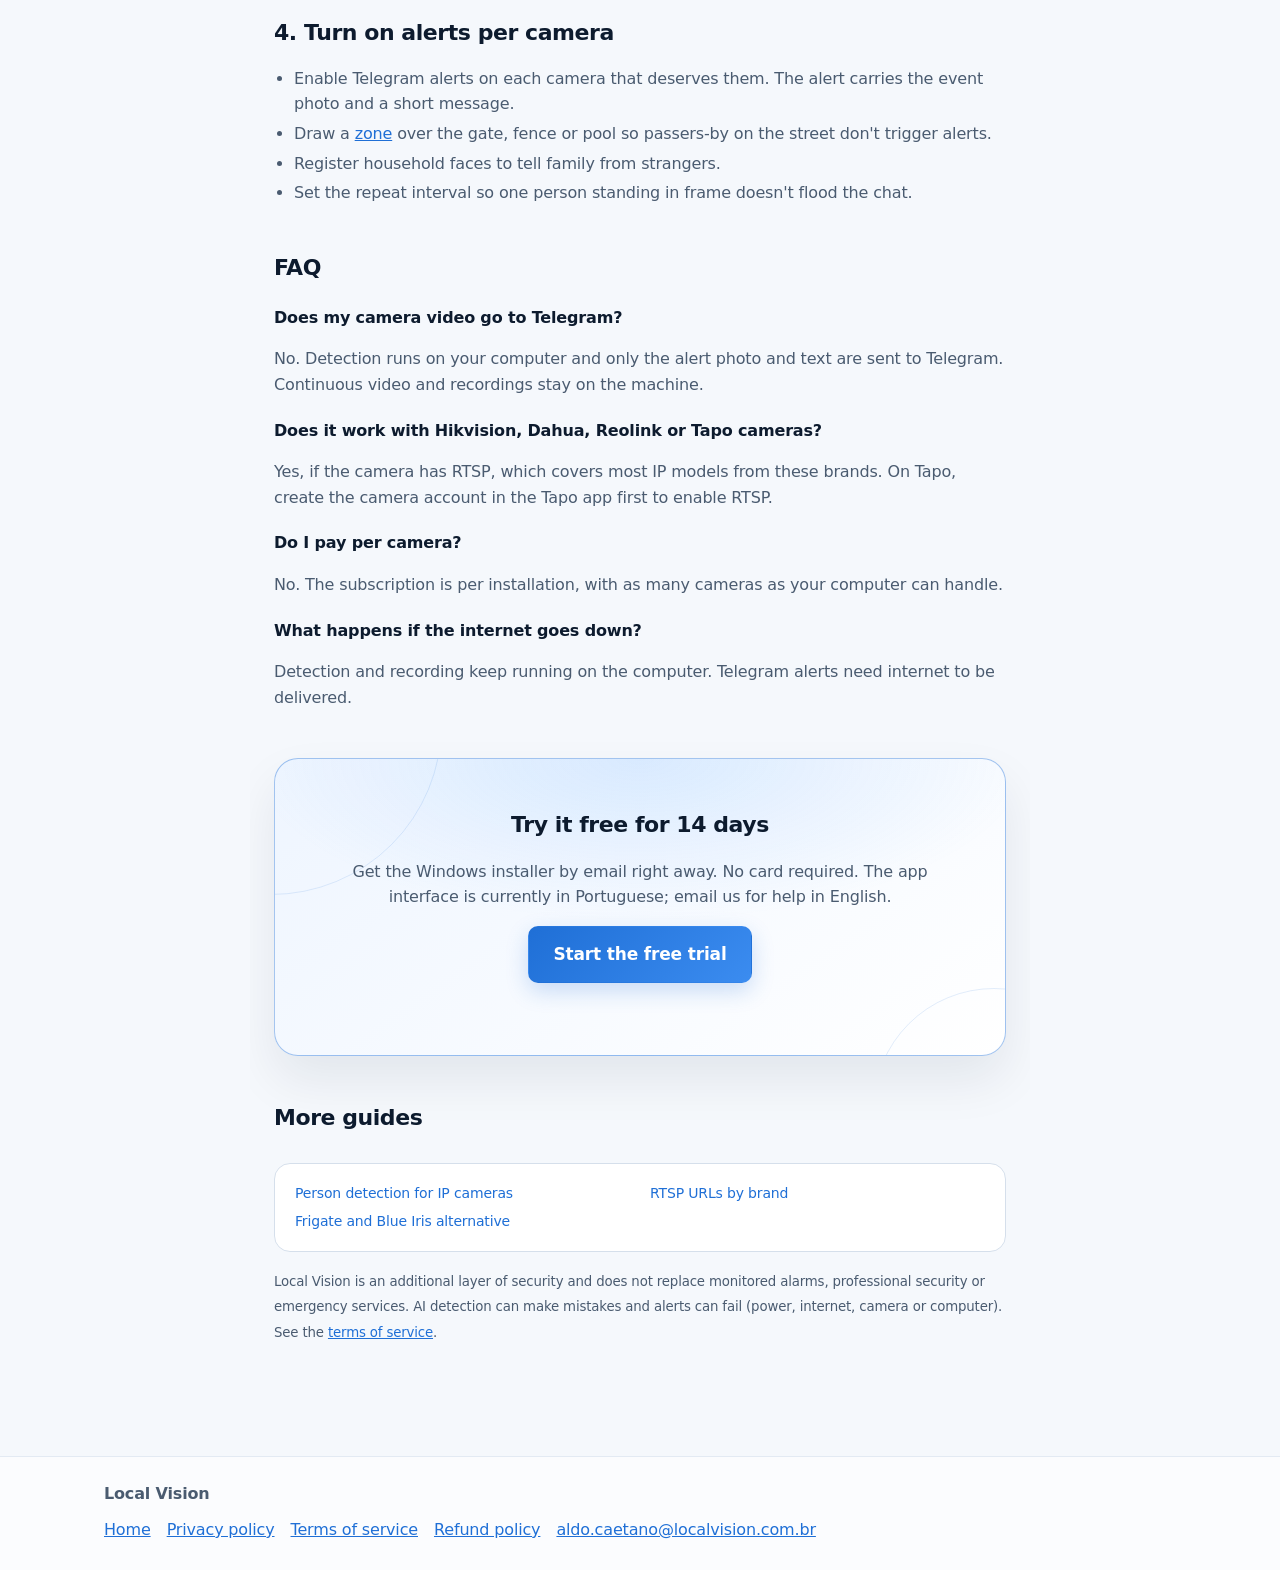
<file: ip-camera-telegram-alerts.html>
<!doctype html>
<!-- Local Vision — English guide (content/SEO page), published to localvision.app. -->
<html lang="en">
<head>
  <meta charset="utf-8" />
  <meta name="viewport" content="width=device-width, initial-scale=1" />
  <title>IP camera alerts on Telegram with a photo | Local Vision</title>
  <meta name="description" content="Step-by-step: create a Telegram bot, get your chat ID and receive a snapshot on your phone when a person enters a zone on any RTSP camera." />
  <meta name="theme-color" content="#08101d" />
  <meta property="og:title" content="How to get IP camera alerts on Telegram, with a photo" />
  <meta property="og:description" content="Step-by-step: create a Telegram bot, get your chat ID and receive a snapshot on your phone when a person enters a zone on any RTSP camera." />
  <meta property="og:type" content="article" />
  <meta property="og:url" content="https://localvision.app/ip-camera-telegram-alerts.html" />
  <meta property="og:site_name" content="Local Vision" />
  <meta property="og:locale" content="en_US" />
  <meta property="og:image" content="https://localvision.app/assets/og-image.png" />
  <meta property="og:image:width" content="1200" />
  <meta property="og:image:height" content="630" />
  <meta name="twitter:card" content="summary_large_image" />
  <link rel="canonical" href="https://localvision.app/ip-camera-telegram-alerts.html" />
  <link rel="alternate" hreflang="en" href="https://localvision.app/ip-camera-telegram-alerts.html" />
  <link rel="alternate" hreflang="pt-BR" href="https://localvision.com.br/alerta-camera-telegram.html" />
  <link rel="alternate" hreflang="x-default" href="https://localvision.app/ip-camera-telegram-alerts.html" />
  <meta http-equiv="Content-Security-Policy" content="default-src 'self'; script-src 'self' https://static.cloudflareinsights.com; style-src 'self' https://fonts.googleapis.com 'unsafe-inline'; font-src 'self' https://fonts.gstatic.com; img-src 'self' data:; connect-src https://cloudflareinsights.com; form-action 'none'; object-src 'none'; base-uri 'self'" />
  <link rel="icon" type="image/png" sizes="32x32" href="assets/favicon-32x32.png?v=20260927-lens" />
  <link rel="apple-touch-icon" href="assets/apple-touch-icon.png?v=20260927-lens" />
  <link rel="preconnect" href="https://fonts.googleapis.com" />
  <link rel="preconnect" href="https://fonts.gstatic.com" crossorigin />
  <link href="https://fonts.googleapis.com/css2?family=Inter:wght@400;500;600;700;800&amp;family=JetBrains+Mono:wght@400;500;600&amp;display=swap" rel="stylesheet" />
  <link rel="stylesheet" href="assets/site.css?v=20261111" />
  <script src="assets/theme.js?v=20261027"></script>
  <script type="application/ld+json">
{
  "@context": "https://schema.org",
  "@graph": [
    {
      "@type": "Article",
      "headline": "How to get IP camera alerts on Telegram, with a photo",
      "description": "Step-by-step: create a Telegram bot, get your chat ID and receive a snapshot on your phone when a person enters a zone on any RTSP camera.",
      "inLanguage": "en",
      "mainEntityOfPage": "https://localvision.app/ip-camera-telegram-alerts.html",
      "image": "https://localvision.app/assets/og-image.png",
      "datePublished": "2026-11-11",
      "dateModified": "2026-11-11",
      "author": {
        "@type": "Organization",
        "name": "Local Vision",
        "url": "https://localvision.app/"
      },
      "publisher": {
        "@type": "Organization",
        "name": "Local Vision",
        "logo": {
          "@type": "ImageObject",
          "url": "https://localvision.app/assets/logo-owl-refined.png"
        }
      }
    },
    {
      "@type": "BreadcrumbList",
      "itemListElement": [
        {
          "@type": "ListItem",
          "position": 1,
          "name": "Home",
          "item": "https://localvision.app/"
        },
        {
          "@type": "ListItem",
          "position": 2,
          "name": "How to get IP camera alerts on Telegram, with a photo",
          "item": "https://localvision.app/ip-camera-telegram-alerts.html"
        }
      ]
    },
    {
      "@type": "FAQPage",
      "mainEntity": [
        {
          "@type": "Question",
          "name": "Does my camera video go to Telegram?",
          "acceptedAnswer": {
            "@type": "Answer",
            "text": "No. Detection runs on your computer and only the alert photo and text are sent to Telegram. Continuous video and recordings stay on the machine."
          }
        },
        {
          "@type": "Question",
          "name": "Does it work with Hikvision, Dahua, Reolink or Tapo cameras?",
          "acceptedAnswer": {
            "@type": "Answer",
            "text": "Yes, if the camera has RTSP, which covers most IP models from these brands. On Tapo, create the camera account in the Tapo app first to enable RTSP."
          }
        },
        {
          "@type": "Question",
          "name": "Do I pay per camera?",
          "acceptedAnswer": {
            "@type": "Answer",
            "text": "No. The subscription is per installation, with as many cameras as your computer can handle."
          }
        },
        {
          "@type": "Question",
          "name": "What happens if the internet goes down?",
          "acceptedAnswer": {
            "@type": "Answer",
            "text": "Detection and recording keep running on the computer. Telegram alerts need internet to be delivered."
          }
        }
      ]
    }
  ]
}
  </script>
  <script defer src="https://static.cloudflareinsights.com/beacon.min.js" data-cf-beacon='{"token": "2425f0a6b76047ed88d276895d621326"}'></script>
</head>
<body>
  <a class="skip" href="#content">Skip to content</a>

  <header class="top">
    <div class="wrap top-inner">
      <a class="brand" href="./" aria-label="Local Vision — home">
        <img class="brand-mark" src="assets/logo-owl-refined.png?v=20260927-lens" width="36" height="36" alt="" />
        <span class="brand-text">Local Vision<small>Smart monitoring</small></span>
      </a>
      <div class="top-actions legal-actions">
        <a class="btn btn-primary" href="./#signup">Try it free</a>
      </div>
    </div>
  </header>

  <main id="content" class="wrap legal">
    <nav class="breadcrumb" aria-label="You are here" style="font-size:13px;color:var(--text-tertiary);margin-bottom:12px"><a href="./">Home</a> › <span>How to get IP camera alerts on Telegram, with a photo</span></nav>
    <p class="kicker">Guide</p>
    <h1>How to get IP camera alerts on Telegram, with a photo</h1>
    <p class="legal-lede">Want your phone to buzz with a photo when someone walks up to the gate? Local Vision detects the person on your own PC and sends the snapshot to your Telegram through a bot that only you control. Setup takes about 10 minutes.</p>

    <nav class="legal-toc" aria-label="On this page">
      <a href="#need">What you need</a>
      <a href="#bot">1. Create the bot</a>
      <a href="#chatid">2. Get the chat ID</a>
      <a href="#test">3. Send a test</a>
      <a href="#cameras">4. Turn on alerts per camera</a>
      <a href="#faq">FAQ</a>
    </nav>

    <section id="need">
      <h2>What you need</h2>
      <ul>
        <li>A Windows 10 or 11 (64-bit) PC that stays on where the cameras are. No GPU required.</li>
        <li>IP cameras with RTSP or USB webcams (<a href="rtsp-url-hikvision-dahua-reolink-tapo.html">RTSP URLs by brand</a>).</li>
        <li>Telegram on your phone.</li>
        <li>Local Vision installed. The trial is free for 14 days, no card required.</li>
      </ul>
    </section>

    <section id="bot">
      <h2>1. Create the bot with BotFather</h2>
      <ol>
        <li>In Telegram, search for <strong>@BotFather</strong> (the official one has the blue check) and open the chat.</li>
        <li>Send <code>/newbot</code>.</li>
        <li>Pick a name, such as “Home Cameras”, and a username ending in <code>bot</code>, such as <code>home_cameras_bot</code>.</li>
        <li>BotFather replies with a <strong>token</strong> that looks like <code>123456789:AAH...</code>. Copy it.</li>
      </ol>
      <p>Keep the token private: anyone who has it can send messages through your bot.</p>
    </section>

    <section id="chatid">
      <h2>2. Get the chat ID</h2>
      <ol>
        <li>Open a chat with your new bot and send any message, like “hi”.</li>
        <li>In Local Vision, open the credentials screen and paste the token into the bot token field.</li>
        <li>Click the button to <strong>detect the chat ID automatically</strong>. The destination chat ID is filled in.</li>
        <li>Save.</li>
      </ol>
      <p>Want alerts in a family group? Add the bot to the group, send a message there and detect the chat ID again.</p>
    </section>

    <section id="test">
      <h2>3. Send a test</h2>
      <p>On the same screen, send a test message. It should reach your phone within seconds. If it doesn't, check the PC's internet connection and make sure you messaged the bot before detecting the chat ID.</p>
    </section>

    <section id="cameras">
      <h2>4. Turn on alerts per camera</h2>
      <ul>
        <li>Enable Telegram alerts on each camera that deserves them. The alert carries the event photo and a short message.</li>
        <li>Draw a <a href="ai-person-detection-ip-camera.html">zone</a> over the gate, fence or pool so passers-by on the street don't trigger alerts.</li>
        <li>Register household faces to tell family from strangers.</li>
        <li>Set the repeat interval so one person standing in frame doesn't flood the chat.</li>
      </ul>
    </section>

    <section id="faq">
      <h2>FAQ</h2>
      <h3>Does my camera video go to Telegram?</h3>
      <p>No. Detection runs on your computer and only the alert photo and text are sent to Telegram. Continuous video and recordings stay on the machine.</p>
      <h3>Does it work with Hikvision, Dahua, Reolink or Tapo cameras?</h3>
      <p>Yes, if the camera has RTSP, which covers most IP models from these brands. On Tapo, create the camera account in the Tapo app first to enable RTSP.</p>
      <h3>Do I pay per camera?</h3>
      <p>No. The subscription is per installation, with as many cameras as your computer can handle.</p>
      <h3>What happens if the internet goes down?</h3>
      <p>Detection and recording keep running on the computer. Telegram alerts need internet to be delivered.</p>
    </section>

    <section class="cta-box" style="margin-top:48px">
      <h2 style="margin-top:0">Try it free for 14 days</h2>
      <p>Get the Windows installer by email right away. No card required. The app interface is currently in Portuguese; email us for help in English.</p>
      <p><a class="btn btn-primary btn-lg" href="./#signup">Start the free trial</a></p>
    </section>

    <section class="related" aria-labelledby="more-guides">
      <h2 id="more-guides">More guides</h2>
      <nav class="legal-toc"><a href="ai-person-detection-ip-camera.html">Person detection for IP cameras</a><a href="rtsp-url-hikvision-dahua-reolink-tapo.html">RTSP URLs by brand</a><a href="frigate-blue-iris-alternative.html">Frigate and Blue Iris alternative</a></nav>
    </section>

    <p><small>Local Vision is an additional layer of security and does not replace monitored alarms, professional security or emergency services. AI detection can make mistakes and alerts can fail (power, internet, camera or computer). See the <a href="terms.html">terms of service</a>.</small></p>
  </main>

  <footer class="foot">
    <div class="wrap foot-inner">
      <div><strong>Local Vision</strong></div>
      <nav aria-label="Footer"><a href="./">Home</a><a href="privacy.html">Privacy policy</a><a href="terms.html">Terms of service</a><a href="refund.html">Refund policy</a><a href="mailto:aldo.caetano@localvision.com.br">aldo.caetano@localvision.com.br</a></nav>
    </div>
  </footer>
</body>
</html>
</file>
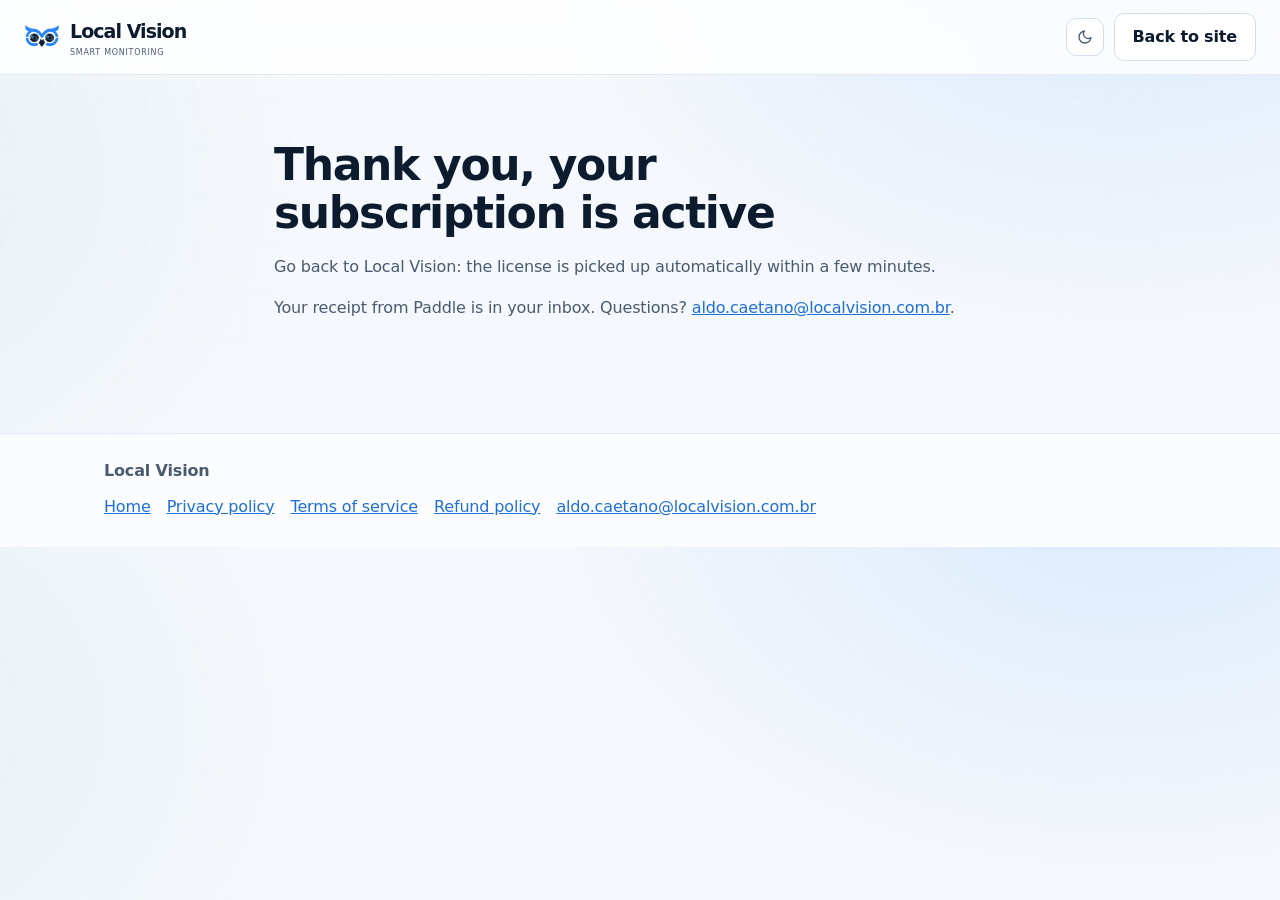
<file: pay-done.html>
<!doctype html>
<!-- Local Vision — Payment received (site EN, spec 127). -->
<html lang="en">
<head>
  <meta charset="utf-8" />
  <meta name="viewport" content="width=device-width, initial-scale=1" />
  <title>Payment received — Local Vision</title>
  <meta name="description" content="Local Vision subscription confirmed." />
  <meta name="robots" content="noindex" />
  <meta name="theme-color" content="#08101d" />
  <meta http-equiv="Content-Security-Policy" content="default-src 'self'; script-src 'self' https://static.cloudflareinsights.com; style-src 'self' https://fonts.googleapis.com 'unsafe-inline'; font-src 'self' https://fonts.gstatic.com; img-src 'self' data:; connect-src https://cloudflareinsights.com; form-action 'none'; object-src 'none'; base-uri 'self'" />
  <link rel="canonical" href="https://localvision.app/pay-done.html" />
  <link rel="icon" type="image/png" sizes="32x32" href="assets/favicon-32x32.png?v=20260927-lens" />
  <link rel="preconnect" href="https://fonts.googleapis.com" />
  <link rel="preconnect" href="https://fonts.gstatic.com" crossorigin />
  <link href="https://fonts.googleapis.com/css2?family=Inter:wght@400;500;600;700;800&amp;family=JetBrains+Mono:wght@400;500;600&amp;display=swap" rel="stylesheet" />
  <link rel="stylesheet" href="assets/site.css?v=20261111" />
  <script src="assets/theme.js?v=20261027"></script>
  <script defer src="https://static.cloudflareinsights.com/beacon.min.js" data-cf-beacon='{"token": "2425f0a6b76047ed88d276895d621326"}'></script>
</head>
<body>
  <a class="skip" href="#content">Skip to content</a>
  <header class="top">
    <div class="wrap top-inner">
      <a class="brand" href="./" aria-label="Local Vision — home">
        <img class="brand-mark" src="assets/logo-owl-refined.png?v=20260927-lens" width="36" height="36" alt="" />
        <span class="brand-text">Local Vision<small>Smart monitoring</small></span>
      </a>
      <div class="top-actions legal-actions"><a class="btn btn-ghost" href="./">Back to site</a></div>
    </div>
  </header>
  <main id="content" class="wrap legal">
    <h1>Thank you, your subscription is active</h1>
    <p>Go back to Local Vision: the license is picked up automatically within a few minutes.</p>
    <p>Your receipt from Paddle is in your inbox. Questions? <a href="mailto:aldo.caetano@localvision.com.br">aldo.caetano@localvision.com.br</a>.</p>
  </main>
  <footer class="foot">
    <div class="wrap foot-inner">
      <div><strong>Local Vision</strong></div>
      <nav aria-label="Footer"><a href="./">Home</a><a href="privacy.html">Privacy policy</a><a href="terms.html">Terms of service</a><a href="refund.html">Refund policy</a><a href="mailto:aldo.caetano@localvision.com.br">aldo.caetano@localvision.com.br</a></nav>
    </div>
  </footer>
</body>
</html>
</file>
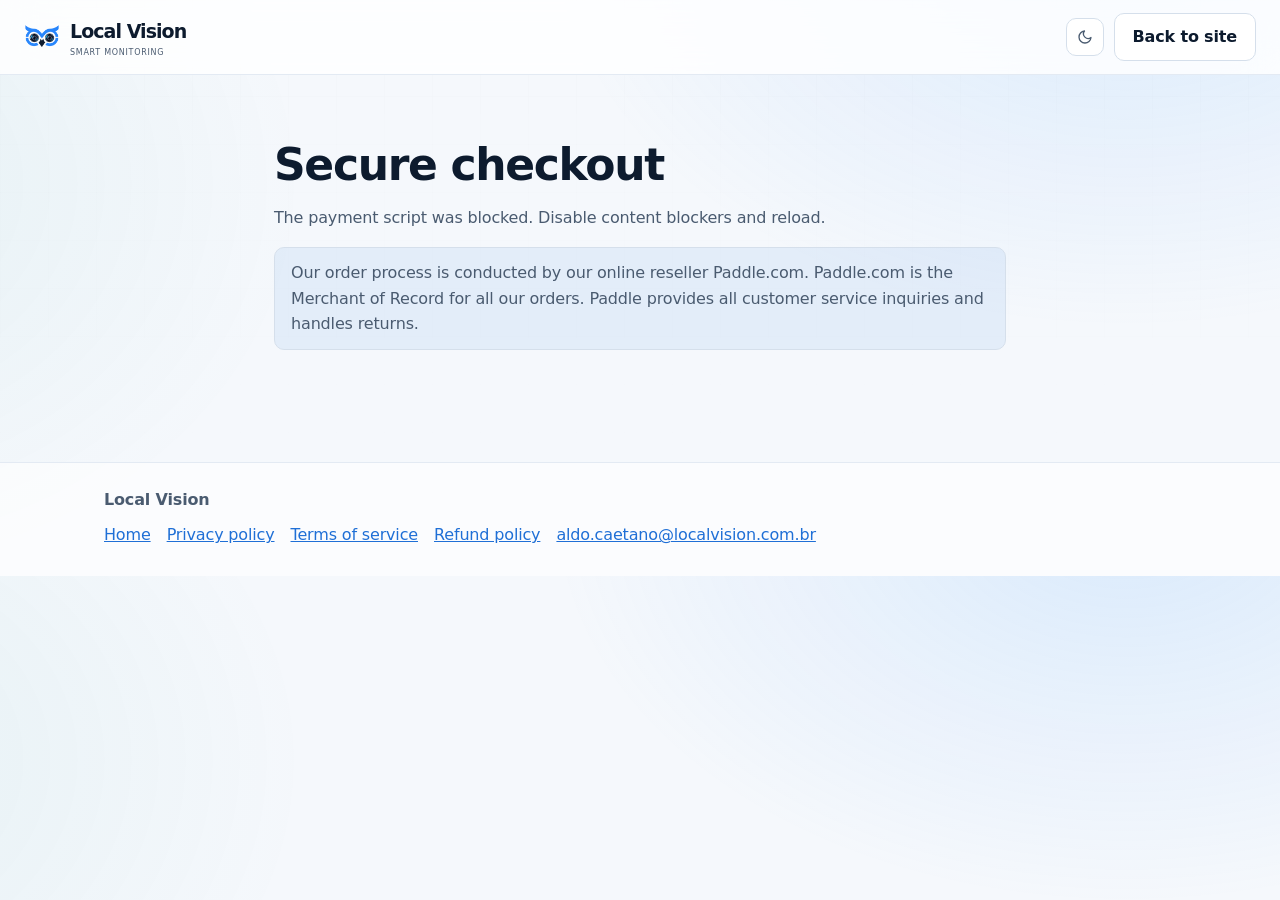
<file: pay.html>
<!doctype html>
<!-- Local Vision — Checkout (site EN, spec 127). -->
<html lang="en">
<head>
  <meta charset="utf-8" />
  <meta name="viewport" content="width=device-width, initial-scale=1" />
  <title>Checkout — Local Vision</title>
  <meta name="description" content="Local Vision secure checkout." />
  <meta name="robots" content="noindex" />
  <meta name="theme-color" content="#08101d" />
  <meta http-equiv="Content-Security-Policy" content="default-src 'self'; script-src 'self' https://cdn.paddle.com; style-src 'self' https://fonts.googleapis.com 'unsafe-inline'; font-src 'self' https://fonts.gstatic.com; img-src 'self' data: https://*.paddle.com; frame-src https://*.paddle.com; connect-src https://*.paddle.com; form-action 'none'; object-src 'none'; base-uri 'self'" />
  <link rel="canonical" href="https://localvision.app/pay.html" />
  <link rel="icon" type="image/png" sizes="32x32" href="assets/favicon-32x32.png?v=20260927-lens" />
  <link rel="preconnect" href="https://fonts.googleapis.com" />
  <link rel="preconnect" href="https://fonts.gstatic.com" crossorigin />
  <link href="https://fonts.googleapis.com/css2?family=Inter:wght@400;500;600;700;800&amp;family=JetBrains+Mono:wght@400;500;600&amp;display=swap" rel="stylesheet" />
  <link rel="stylesheet" href="assets/site.css?v=20261111" />
  <script src="assets/theme.js?v=20261027"></script>
</head>
<body>
  <a class="skip" href="#content">Skip to content</a>
  <header class="top">
    <div class="wrap top-inner">
      <a class="brand" href="./" aria-label="Local Vision — home">
        <img class="brand-mark" src="assets/logo-owl-refined.png?v=20260927-lens" width="36" height="36" alt="" />
        <span class="brand-text">Local Vision<small>Smart monitoring</small></span>
      </a>
      <div class="top-actions legal-actions"><a class="btn btn-ghost" href="./">Back to site</a></div>
    </div>
  </header>
  <main id="content" class="wrap legal">
    <h1>Secure checkout</h1>
    <p id="payStatus">Opening the Paddle checkout. If nothing appears, disable content blockers for this page and reload.</p>
    <p class="note">Our order process is conducted by our online reseller Paddle.com. Paddle.com is the Merchant of Record for all our orders. Paddle provides all customer service inquiries and handles returns.</p>
  </main>
  <footer class="foot">
    <div class="wrap foot-inner">
      <div><strong>Local Vision</strong></div>
      <nav aria-label="Footer"><a href="./">Home</a><a href="privacy.html">Privacy policy</a><a href="terms.html">Terms of service</a><a href="refund.html">Refund policy</a><a href="mailto:aldo.caetano@localvision.com.br">aldo.caetano@localvision.com.br</a></nav>
    </div>
  </footer>
  <script src="https://cdn.paddle.com/paddle/v2/paddle.js"></script>
  <script src="assets/pay.js?v=20260928"></script>
</body>
</html>
</file>
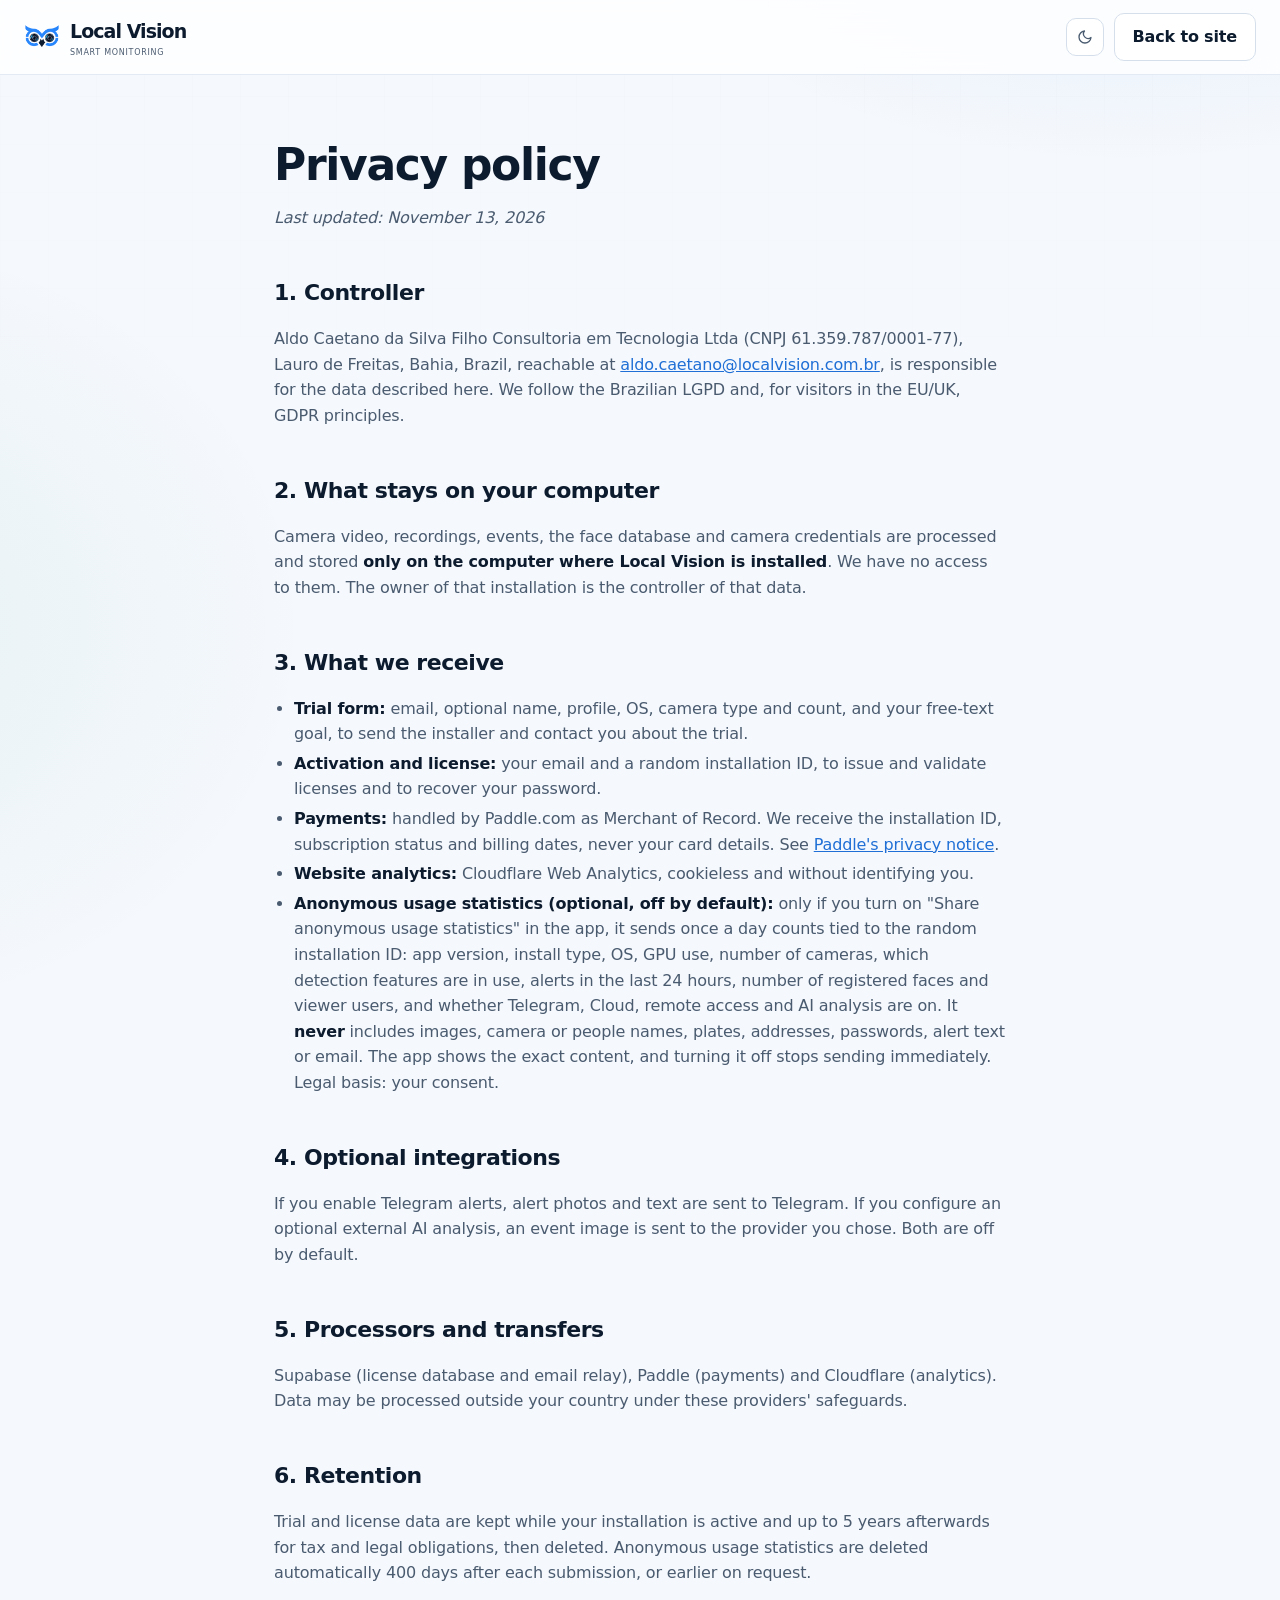
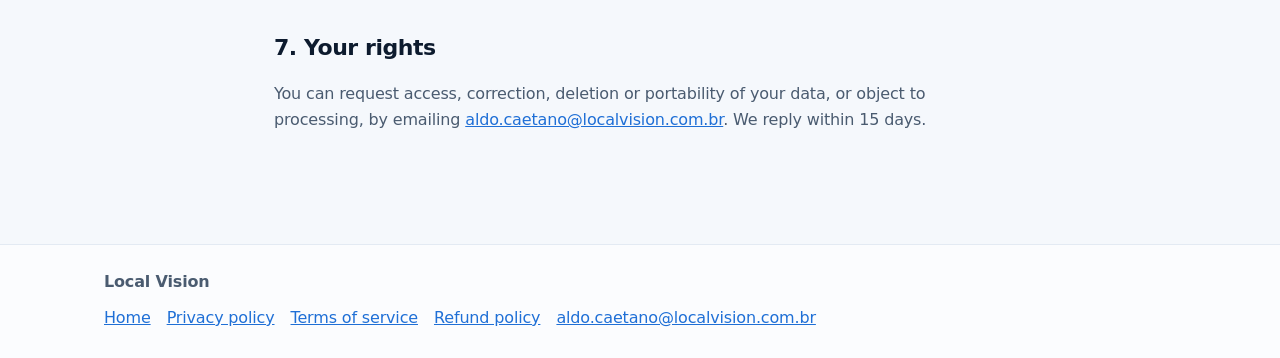
<file: privacy.html>
<!doctype html>
<!-- Local Vision — Privacy policy (site EN, spec 127). -->
<html lang="en">
<head>
  <meta charset="utf-8" />
  <meta name="viewport" content="width=device-width, initial-scale=1" />
  <title>Privacy policy — Local Vision</title>
  <meta name="description" content="How Local Vision handles personal data: the website, trial requests, app activation and subscriptions. Video and face data stay on your computer." />
  <meta property="og:title" content="Privacy policy — Local Vision" />
  <meta property="og:description" content="How Local Vision handles personal data: the website, trial requests, app activation and subscriptions. Video and face data stay on your computer." />
  <meta property="og:type" content="website" />
  <meta property="og:url" content="https://localvision.app/privacy.html" />
  <meta property="og:site_name" content="Local Vision" />
  <meta property="og:locale" content="en_US" />
  <meta property="og:image" content="https://localvision.app/assets/og-image.png" />
  <meta name="theme-color" content="#08101d" />
  <meta http-equiv="Content-Security-Policy" content="default-src 'self'; script-src 'self' https://static.cloudflareinsights.com; style-src 'self' https://fonts.googleapis.com 'unsafe-inline'; font-src 'self' https://fonts.gstatic.com; img-src 'self' data:; connect-src https://cloudflareinsights.com; form-action 'none'; object-src 'none'; base-uri 'self'" />
  <link rel="canonical" href="https://localvision.app/privacy.html" />
  <link rel="icon" type="image/png" sizes="32x32" href="assets/favicon-32x32.png?v=20260927-lens" />
  <link rel="preconnect" href="https://fonts.googleapis.com" />
  <link rel="preconnect" href="https://fonts.gstatic.com" crossorigin />
  <link href="https://fonts.googleapis.com/css2?family=Inter:wght@400;500;600;700;800&amp;family=JetBrains+Mono:wght@400;500;600&amp;display=swap" rel="stylesheet" />
  <link rel="stylesheet" href="assets/site.css?v=20261111" />
  <script src="assets/theme.js?v=20261027"></script>
  <script defer src="https://static.cloudflareinsights.com/beacon.min.js" data-cf-beacon='{"token": "2425f0a6b76047ed88d276895d621326"}'></script>
</head>
<body>
  <a class="skip" href="#content">Skip to content</a>
  <header class="top">
    <div class="wrap top-inner">
      <a class="brand" href="./" aria-label="Local Vision — home">
        <img class="brand-mark" src="assets/logo-owl-refined.png?v=20260927-lens" width="36" height="36" alt="" />
        <span class="brand-text">Local Vision<small>Smart monitoring</small></span>
      </a>
      <div class="top-actions legal-actions"><a class="btn btn-ghost" href="./">Back to site</a></div>
    </div>
  </header>
  <main id="content" class="wrap legal">
    <h1>Privacy policy</h1>
    <p><em>Last updated: November 13, 2026</em></p>
    <h2>1. Controller</h2>
    <p>Aldo Caetano da Silva Filho Consultoria em Tecnologia Ltda (CNPJ 61.359.787/0001-77), Lauro de Freitas, Bahia, Brazil, reachable at <a href="mailto:aldo.caetano@localvision.com.br">aldo.caetano@localvision.com.br</a>, is responsible for the data described here. We follow the Brazilian LGPD and, for visitors in the EU/UK, GDPR principles.</p>
    <h2>2. What stays on your computer</h2>
    <p>Camera video, recordings, events, the face database and camera credentials are processed and stored <strong>only on the computer where Local Vision is installed</strong>. We have no access to them. The owner of that installation is the controller of that data.</p>
    <h2>3. What we receive</h2>
    <ul>
      <li><strong>Trial form:</strong> email, optional name, profile, OS, camera type and count, and your free-text goal, to send the installer and contact you about the trial.</li>
      <li><strong>Activation and license:</strong> your email and a random installation ID, to issue and validate licenses and to recover your password.</li>
      <li><strong>Payments:</strong> handled by Paddle.com as Merchant of Record. We receive the installation ID, subscription status and billing dates, never your card details. See <a href="https://www.paddle.com/legal/privacy">Paddle's privacy notice</a>.</li>
      <li><strong>Website analytics:</strong> Cloudflare Web Analytics, cookieless and without identifying you.</li>
      <li><strong>Anonymous usage statistics (optional, off by default):</strong> only if you turn on "Share anonymous usage statistics" in the app, it sends once a day counts tied to the random installation ID: app version, install type, OS, GPU use, number of cameras, which detection features are in use, alerts in the last 24 hours, number of registered faces and viewer users, and whether Telegram, Cloud, remote access and AI analysis are on. It <strong>never</strong> includes images, camera or people names, plates, addresses, passwords, alert text or email. The app shows the exact content, and turning it off stops sending immediately. Legal basis: your consent.</li>
    </ul>
    <h2>4. Optional integrations</h2>
    <p>If you enable Telegram alerts, alert photos and text are sent to Telegram. If you configure an optional external AI analysis, an event image is sent to the provider you chose. Both are off by default.</p>
    <h2>5. Processors and transfers</h2>
    <p>Supabase (license database and email relay), Paddle (payments) and Cloudflare (analytics). Data may be processed outside your country under these providers' safeguards.</p>
    <h2>6. Retention</h2>
    <p>Trial and license data are kept while your installation is active and up to 5 years afterwards for tax and legal obligations, then deleted. Anonymous usage statistics are deleted automatically 400 days after each submission, or earlier on request.</p>
    <h2>7. Your rights</h2>
    <p>You can request access, correction, deletion or portability of your data, or object to processing, by emailing <a href="mailto:aldo.caetano@localvision.com.br">aldo.caetano@localvision.com.br</a>. We reply within 15 days.</p>
  </main>
  <footer class="foot">
    <div class="wrap foot-inner">
      <div><strong>Local Vision</strong></div>
      <nav aria-label="Footer"><a href="./">Home</a><a href="privacy.html">Privacy policy</a><a href="terms.html">Terms of service</a><a href="refund.html">Refund policy</a><a href="mailto:aldo.caetano@localvision.com.br">aldo.caetano@localvision.com.br</a></nav>
    </div>
  </footer>
</body>
</html>
</file>
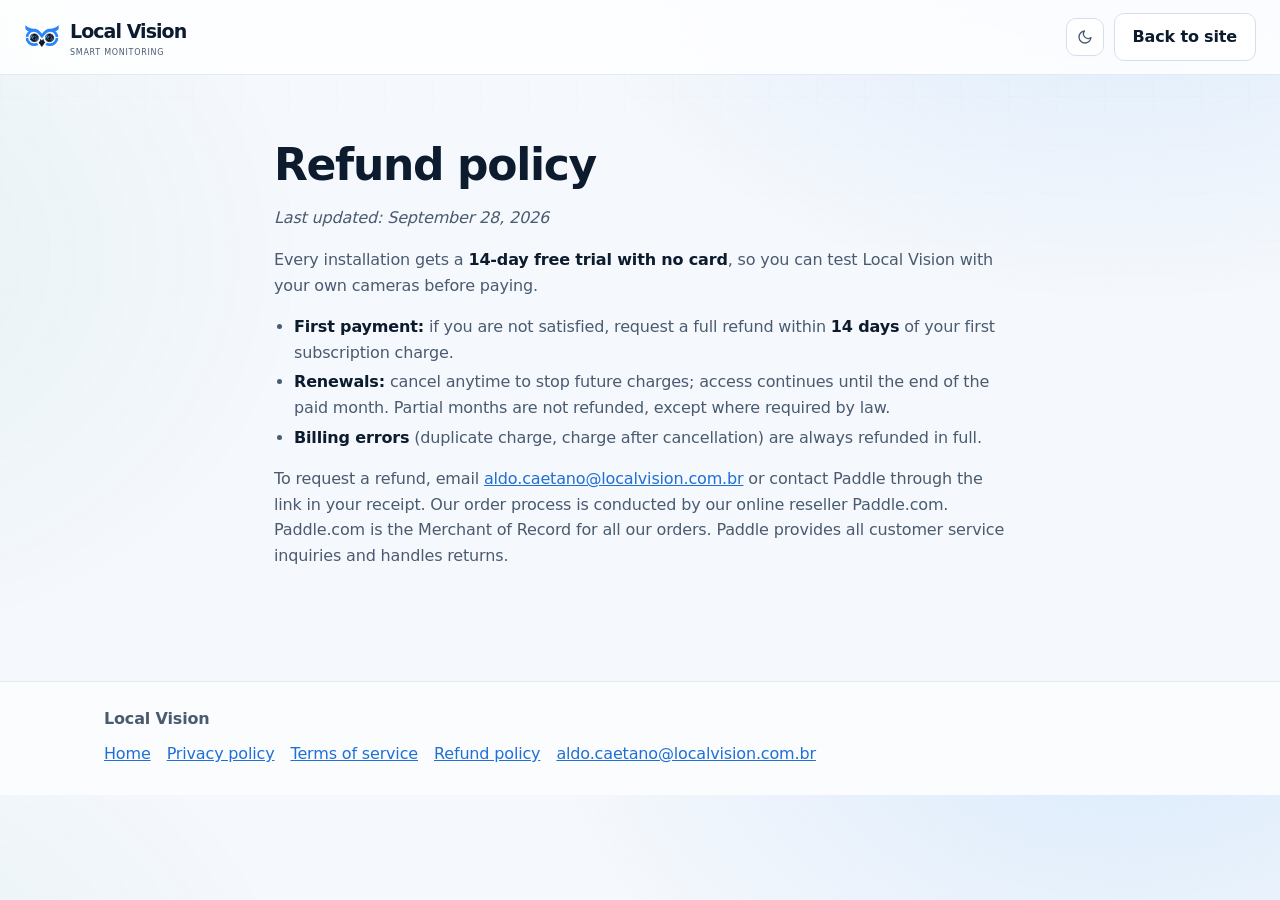
<file: refund.html>
<!doctype html>
<!-- Local Vision — Refund policy (site EN, spec 127). -->
<html lang="en">
<head>
  <meta charset="utf-8" />
  <meta name="viewport" content="width=device-width, initial-scale=1" />
  <title>Refund policy — Local Vision</title>
  <meta name="description" content="Local Vision refund policy: full refund within 14 days of your first subscription charge, cancel renewals anytime, billing errors always refunded." />
  <meta property="og:title" content="Refund policy — Local Vision" />
  <meta property="og:description" content="Local Vision refund policy: full refund within 14 days of your first subscription charge, cancel renewals anytime, billing errors always refunded." />
  <meta property="og:type" content="website" />
  <meta property="og:url" content="https://localvision.app/refund.html" />
  <meta property="og:site_name" content="Local Vision" />
  <meta property="og:locale" content="en_US" />
  <meta property="og:image" content="https://localvision.app/assets/og-image.png" />
  <meta name="theme-color" content="#08101d" />
  <meta http-equiv="Content-Security-Policy" content="default-src 'self'; script-src 'self' https://static.cloudflareinsights.com; style-src 'self' https://fonts.googleapis.com 'unsafe-inline'; font-src 'self' https://fonts.gstatic.com; img-src 'self' data:; connect-src https://cloudflareinsights.com; form-action 'none'; object-src 'none'; base-uri 'self'" />
  <link rel="canonical" href="https://localvision.app/refund.html" />
  <link rel="icon" type="image/png" sizes="32x32" href="assets/favicon-32x32.png?v=20260927-lens" />
  <link rel="preconnect" href="https://fonts.googleapis.com" />
  <link rel="preconnect" href="https://fonts.gstatic.com" crossorigin />
  <link href="https://fonts.googleapis.com/css2?family=Inter:wght@400;500;600;700;800&amp;family=JetBrains+Mono:wght@400;500;600&amp;display=swap" rel="stylesheet" />
  <link rel="stylesheet" href="assets/site.css?v=20261111" />
  <script src="assets/theme.js?v=20261027"></script>
  <script defer src="https://static.cloudflareinsights.com/beacon.min.js" data-cf-beacon='{"token": "2425f0a6b76047ed88d276895d621326"}'></script>
</head>
<body>
  <a class="skip" href="#content">Skip to content</a>
  <header class="top">
    <div class="wrap top-inner">
      <a class="brand" href="./" aria-label="Local Vision — home">
        <img class="brand-mark" src="assets/logo-owl-refined.png?v=20260927-lens" width="36" height="36" alt="" />
        <span class="brand-text">Local Vision<small>Smart monitoring</small></span>
      </a>
      <div class="top-actions legal-actions"><a class="btn btn-ghost" href="./">Back to site</a></div>
    </div>
  </header>
  <main id="content" class="wrap legal">
    <h1>Refund policy</h1>
    <p><em>Last updated: September 28, 2026</em></p>
    <p>Every installation gets a <strong>14-day free trial with no card</strong>, so you can test Local Vision with your own cameras before paying.</p>
    <ul>
      <li><strong>First payment:</strong> if you are not satisfied, request a full refund within <strong>14 days</strong> of your first subscription charge.</li>
      <li><strong>Renewals:</strong> cancel anytime to stop future charges; access continues until the end of the paid month. Partial months are not refunded, except where required by law.</li>
      <li><strong>Billing errors</strong> (duplicate charge, charge after cancellation) are always refunded in full.</li>
    </ul>
    <p>To request a refund, email <a href="mailto:aldo.caetano@localvision.com.br">aldo.caetano@localvision.com.br</a> or contact Paddle through the link in your receipt. Our order process is conducted by our online reseller Paddle.com. Paddle.com is the Merchant of Record for all our orders. Paddle provides all customer service inquiries and handles returns.</p>
  </main>
  <footer class="foot">
    <div class="wrap foot-inner">
      <div><strong>Local Vision</strong></div>
      <nav aria-label="Footer"><a href="./">Home</a><a href="privacy.html">Privacy policy</a><a href="terms.html">Terms of service</a><a href="refund.html">Refund policy</a><a href="mailto:aldo.caetano@localvision.com.br">aldo.caetano@localvision.com.br</a></nav>
    </div>
  </footer>
</body>
</html>
</file>
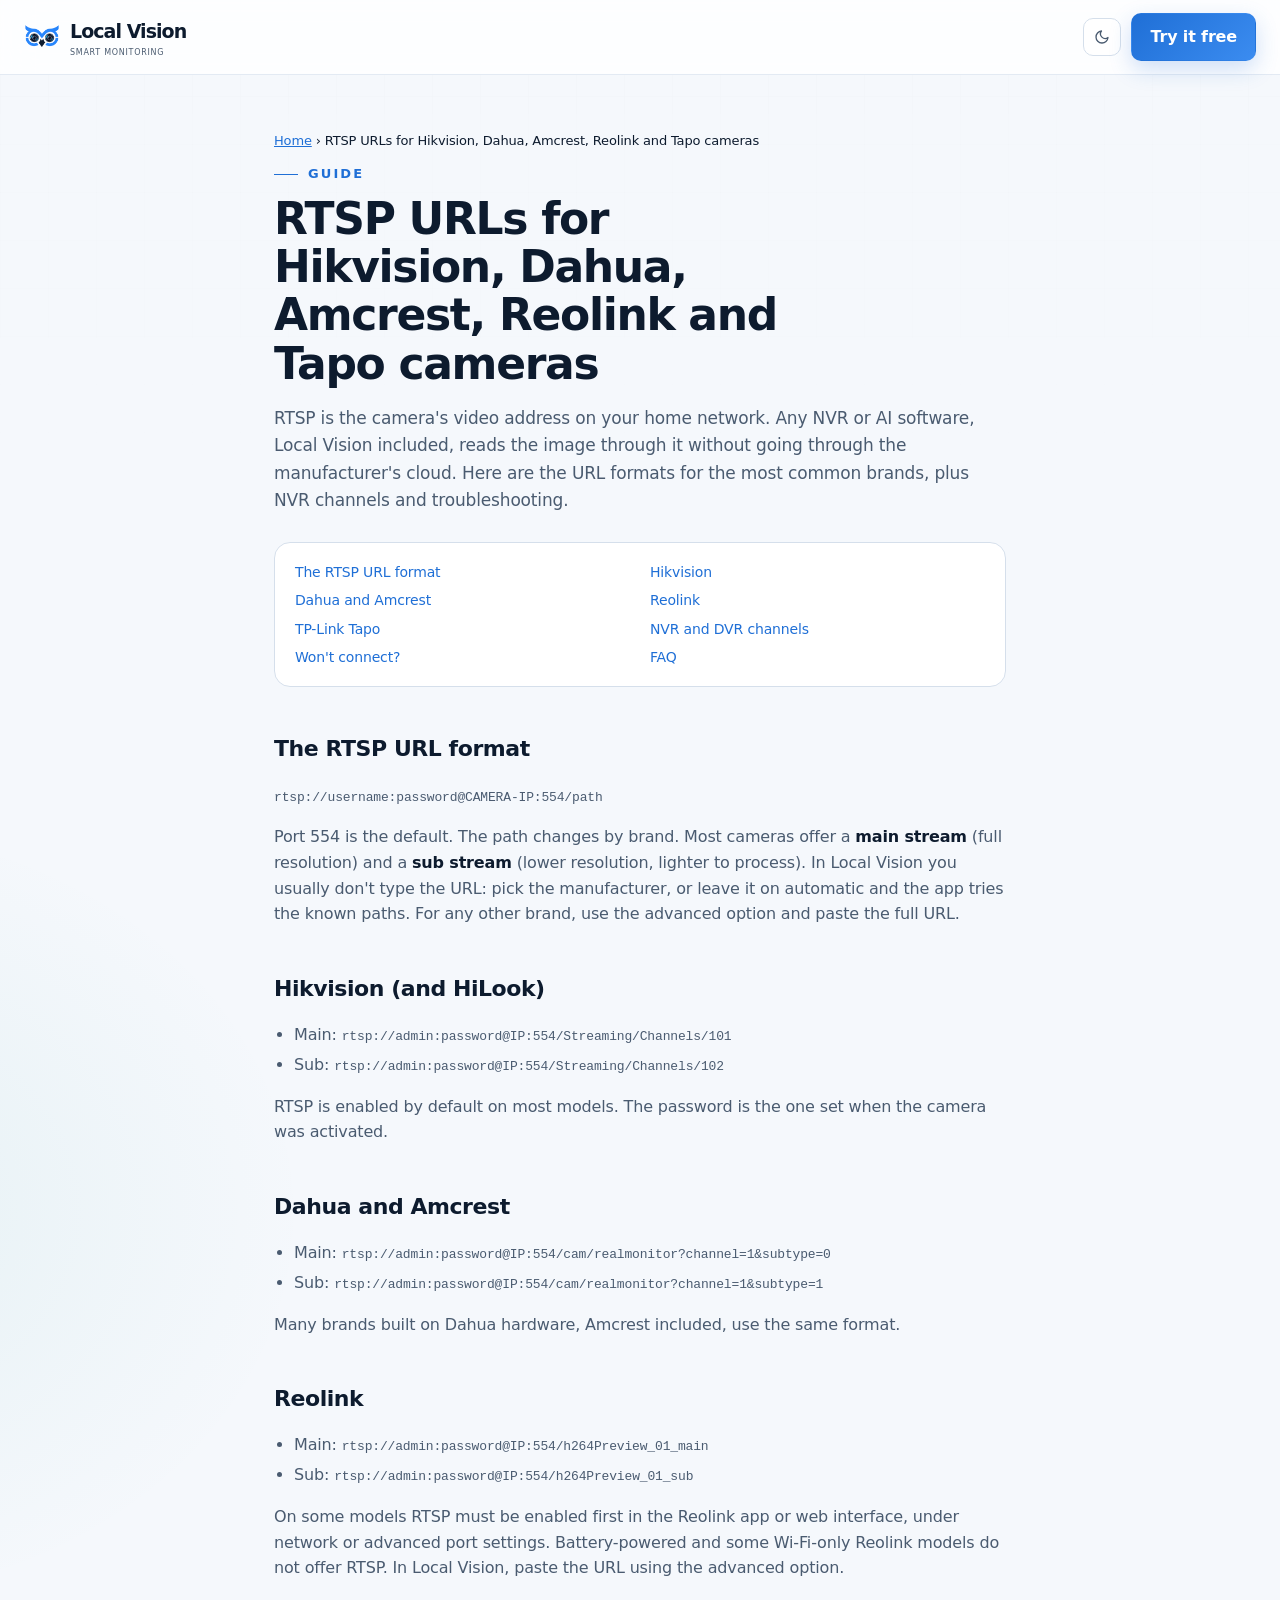
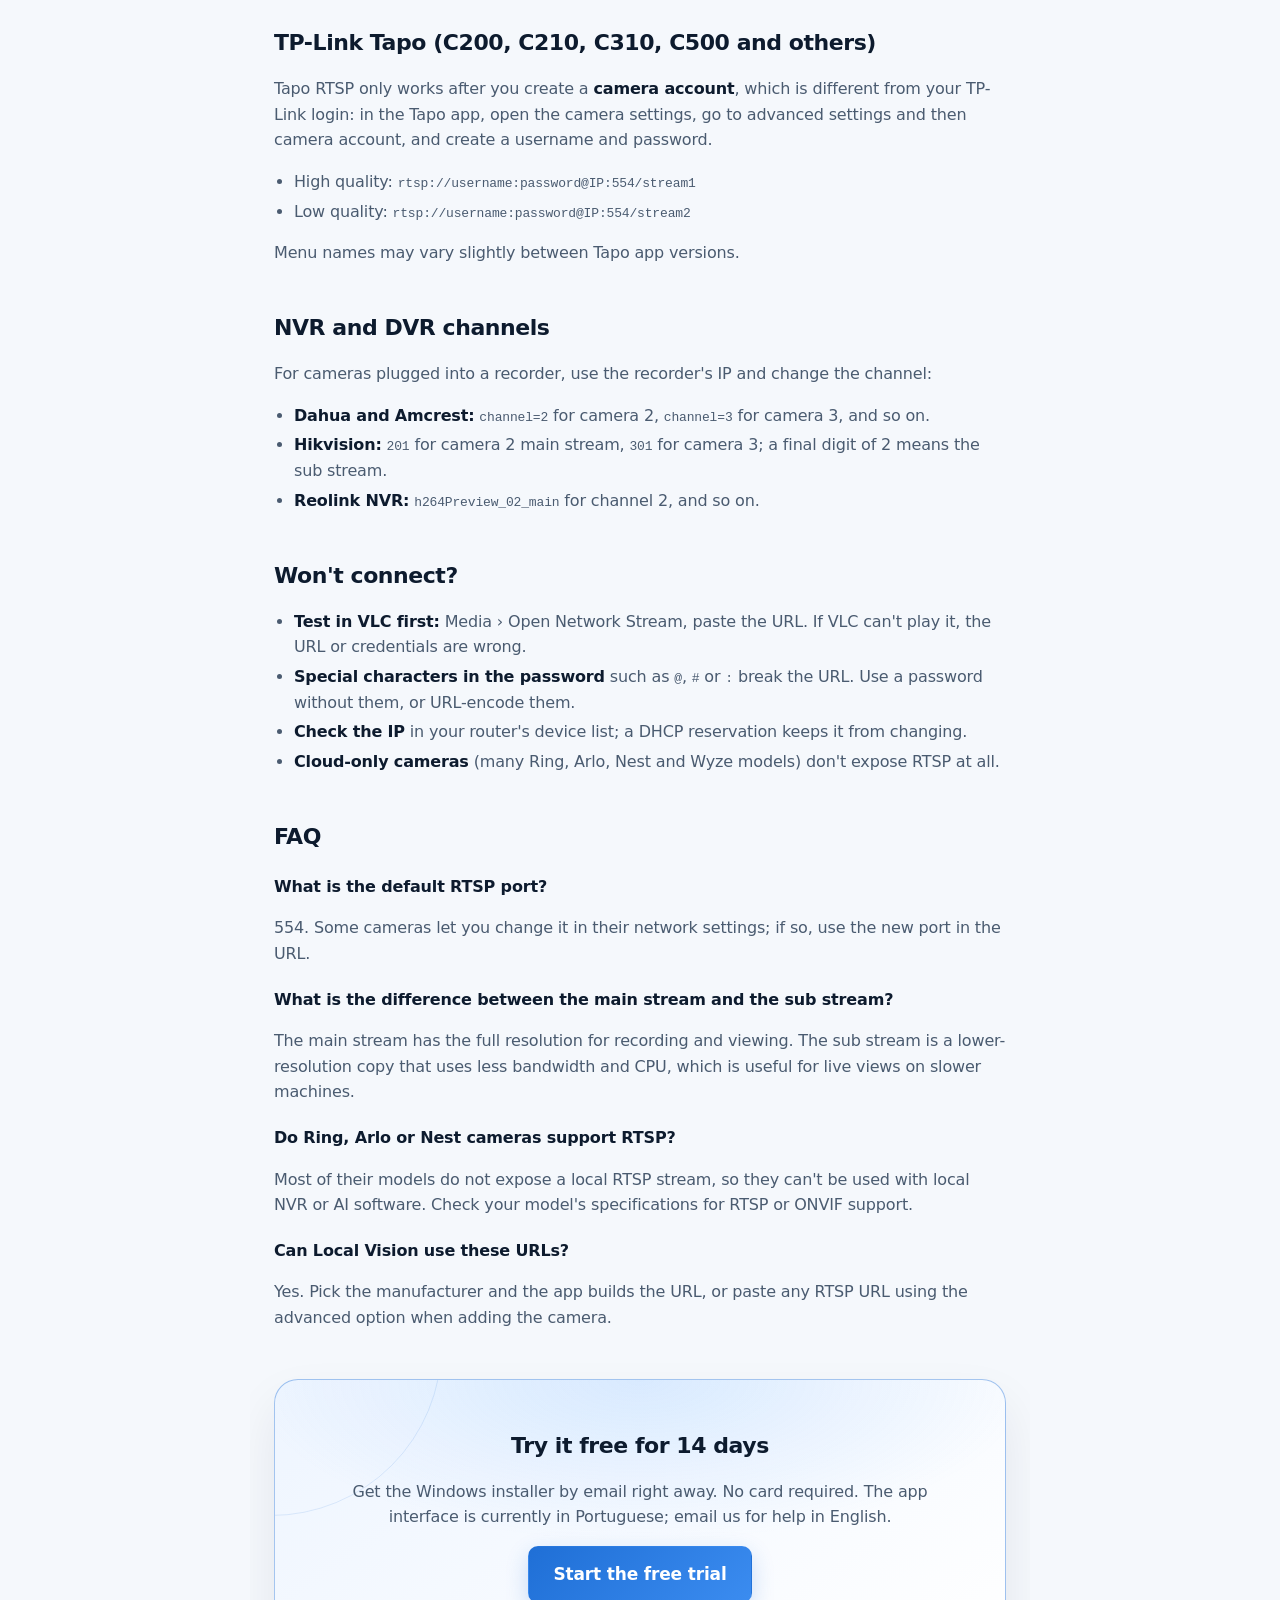
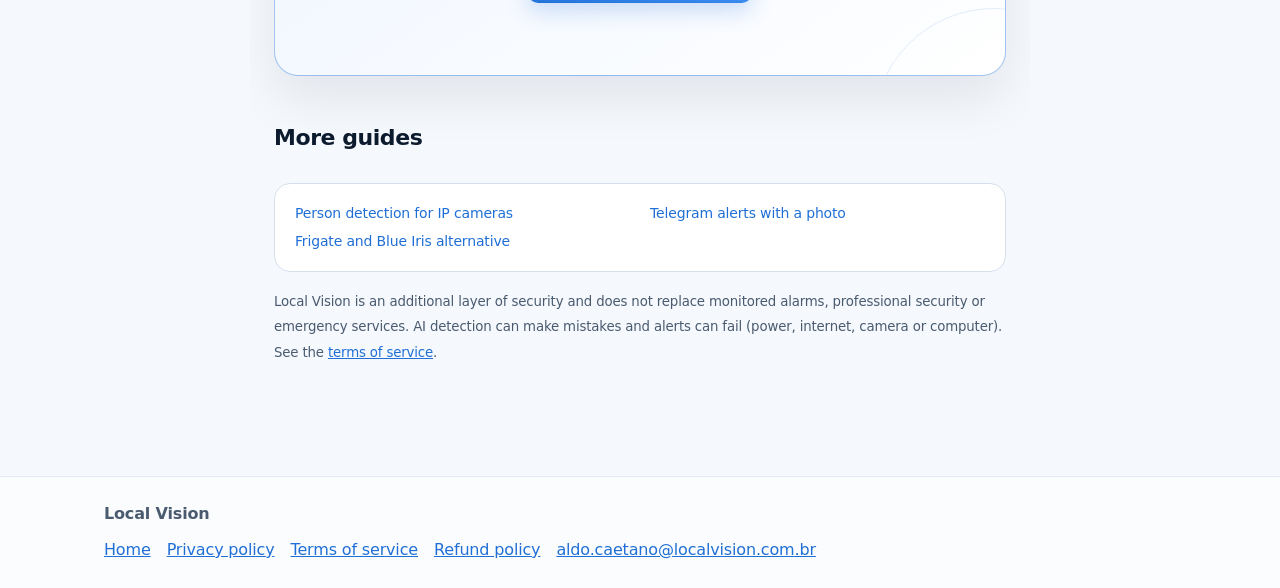
<file: rtsp-url-hikvision-dahua-reolink-tapo.html>
<!doctype html>
<!-- Local Vision — English guide (content/SEO page), published to localvision.app. -->
<html lang="en">
<head>
  <meta charset="utf-8" />
  <meta name="viewport" content="width=device-width, initial-scale=1" />
  <title>RTSP URL for Hikvision, Dahua, Reolink and Tapo | Local Vision</title>
  <meta name="description" content="The RTSP stream URL formats for Hikvision, Dahua, Amcrest, Reolink and TP-Link Tapo cameras and NVR channels, plus how to fix a camera that won&#x27;t connect." />
  <meta name="theme-color" content="#08101d" />
  <meta property="og:title" content="RTSP URLs for Hikvision, Dahua, Amcrest, Reolink and Tapo cameras" />
  <meta property="og:description" content="The RTSP stream URL formats for Hikvision, Dahua, Amcrest, Reolink and TP-Link Tapo cameras and NVR channels, plus how to fix a camera that won&#x27;t connect." />
  <meta property="og:type" content="article" />
  <meta property="og:url" content="https://localvision.app/rtsp-url-hikvision-dahua-reolink-tapo.html" />
  <meta property="og:site_name" content="Local Vision" />
  <meta property="og:locale" content="en_US" />
  <meta property="og:image" content="https://localvision.app/assets/og-image.png" />
  <meta property="og:image:width" content="1200" />
  <meta property="og:image:height" content="630" />
  <meta name="twitter:card" content="summary_large_image" />
  <link rel="canonical" href="https://localvision.app/rtsp-url-hikvision-dahua-reolink-tapo.html" />
  <link rel="alternate" hreflang="en" href="https://localvision.app/rtsp-url-hikvision-dahua-reolink-tapo.html" />
  <link rel="alternate" hreflang="pt-BR" href="https://localvision.com.br/cameras-tapo-intelbras-hikvision.html" />
  <link rel="alternate" hreflang="x-default" href="https://localvision.app/rtsp-url-hikvision-dahua-reolink-tapo.html" />
  <meta http-equiv="Content-Security-Policy" content="default-src 'self'; script-src 'self' https://static.cloudflareinsights.com; style-src 'self' https://fonts.googleapis.com 'unsafe-inline'; font-src 'self' https://fonts.gstatic.com; img-src 'self' data:; connect-src https://cloudflareinsights.com; form-action 'none'; object-src 'none'; base-uri 'self'" />
  <link rel="icon" type="image/png" sizes="32x32" href="assets/favicon-32x32.png?v=20260927-lens" />
  <link rel="apple-touch-icon" href="assets/apple-touch-icon.png?v=20260927-lens" />
  <link rel="preconnect" href="https://fonts.googleapis.com" />
  <link rel="preconnect" href="https://fonts.gstatic.com" crossorigin />
  <link href="https://fonts.googleapis.com/css2?family=Inter:wght@400;500;600;700;800&amp;family=JetBrains+Mono:wght@400;500;600&amp;display=swap" rel="stylesheet" />
  <link rel="stylesheet" href="assets/site.css?v=20261111" />
  <script src="assets/theme.js?v=20261027"></script>
  <script type="application/ld+json">
{
  "@context": "https://schema.org",
  "@graph": [
    {
      "@type": "Article",
      "headline": "RTSP URLs for Hikvision, Dahua, Amcrest, Reolink and Tapo cameras",
      "description": "The RTSP stream URL formats for Hikvision, Dahua, Amcrest, Reolink and TP-Link Tapo cameras and NVR channels, plus how to fix a camera that won't connect.",
      "inLanguage": "en",
      "mainEntityOfPage": "https://localvision.app/rtsp-url-hikvision-dahua-reolink-tapo.html",
      "image": "https://localvision.app/assets/og-image.png",
      "datePublished": "2026-11-11",
      "dateModified": "2026-11-11",
      "author": {
        "@type": "Organization",
        "name": "Local Vision",
        "url": "https://localvision.app/"
      },
      "publisher": {
        "@type": "Organization",
        "name": "Local Vision",
        "logo": {
          "@type": "ImageObject",
          "url": "https://localvision.app/assets/logo-owl-refined.png"
        }
      }
    },
    {
      "@type": "BreadcrumbList",
      "itemListElement": [
        {
          "@type": "ListItem",
          "position": 1,
          "name": "Home",
          "item": "https://localvision.app/"
        },
        {
          "@type": "ListItem",
          "position": 2,
          "name": "RTSP URLs for Hikvision, Dahua, Amcrest, Reolink and Tapo cameras",
          "item": "https://localvision.app/rtsp-url-hikvision-dahua-reolink-tapo.html"
        }
      ]
    },
    {
      "@type": "FAQPage",
      "mainEntity": [
        {
          "@type": "Question",
          "name": "What is the default RTSP port?",
          "acceptedAnswer": {
            "@type": "Answer",
            "text": "554. Some cameras let you change it in their network settings; if so, use the new port in the URL."
          }
        },
        {
          "@type": "Question",
          "name": "What is the difference between the main stream and the sub stream?",
          "acceptedAnswer": {
            "@type": "Answer",
            "text": "The main stream has the full resolution for recording and viewing. The sub stream is a lower-resolution copy that uses less bandwidth and CPU, which is useful for live views on slower machines."
          }
        },
        {
          "@type": "Question",
          "name": "Do Ring, Arlo or Nest cameras support RTSP?",
          "acceptedAnswer": {
            "@type": "Answer",
            "text": "Most of their models do not expose a local RTSP stream, so they can't be used with local NVR or AI software. Check your model's specifications for RTSP or ONVIF support."
          }
        },
        {
          "@type": "Question",
          "name": "Can Local Vision use these URLs?",
          "acceptedAnswer": {
            "@type": "Answer",
            "text": "Yes. Pick the manufacturer and the app builds the URL, or paste any RTSP URL using the advanced option when adding the camera."
          }
        }
      ]
    }
  ]
}
  </script>
  <script defer src="https://static.cloudflareinsights.com/beacon.min.js" data-cf-beacon='{"token": "2425f0a6b76047ed88d276895d621326"}'></script>
</head>
<body>
  <a class="skip" href="#content">Skip to content</a>

  <header class="top">
    <div class="wrap top-inner">
      <a class="brand" href="./" aria-label="Local Vision — home">
        <img class="brand-mark" src="assets/logo-owl-refined.png?v=20260927-lens" width="36" height="36" alt="" />
        <span class="brand-text">Local Vision<small>Smart monitoring</small></span>
      </a>
      <div class="top-actions legal-actions">
        <a class="btn btn-primary" href="./#signup">Try it free</a>
      </div>
    </div>
  </header>

  <main id="content" class="wrap legal">
    <nav class="breadcrumb" aria-label="You are here" style="font-size:13px;color:var(--text-tertiary);margin-bottom:12px"><a href="./">Home</a> › <span>RTSP URLs for Hikvision, Dahua, Amcrest, Reolink and Tapo cameras</span></nav>
    <p class="kicker">Guide</p>
    <h1>RTSP URLs for Hikvision, Dahua, Amcrest, Reolink and Tapo cameras</h1>
    <p class="legal-lede">RTSP is the camera's video address on your home network. Any NVR or AI software, Local Vision included, reads the image through it without going through the manufacturer's cloud. Here are the URL formats for the most common brands, plus NVR channels and troubleshooting.</p>

    <nav class="legal-toc" aria-label="On this page">
      <a href="#format">The RTSP URL format</a>
      <a href="#hikvision">Hikvision</a>
      <a href="#dahua">Dahua and Amcrest</a>
      <a href="#reolink">Reolink</a>
      <a href="#tapo">TP-Link Tapo</a>
      <a href="#nvr">NVR and DVR channels</a>
      <a href="#trouble">Won&#x27;t connect?</a>
      <a href="#faq">FAQ</a>
    </nav>

    <section id="format">
      <h2>The RTSP URL format</h2>
      <p><code>rtsp://username:password@CAMERA-IP:554/path</code></p>
      <p>Port 554 is the default. The path changes by brand. Most cameras offer a <strong>main stream</strong> (full resolution) and a <strong>sub stream</strong> (lower resolution, lighter to process). In Local Vision you usually don't type the URL: pick the manufacturer, or leave it on automatic and the app tries the known paths. For any other brand, use the advanced option and paste the full URL.</p>
    </section>

    <section id="hikvision">
      <h2>Hikvision (and HiLook)</h2>
      <ul>
        <li>Main: <code>rtsp://admin:password@IP:554/Streaming/Channels/101</code></li>
        <li>Sub: <code>rtsp://admin:password@IP:554/Streaming/Channels/102</code></li>
      </ul>
      <p>RTSP is enabled by default on most models. The password is the one set when the camera was activated.</p>
    </section>

    <section id="dahua">
      <h2>Dahua and Amcrest</h2>
      <ul>
        <li>Main: <code>rtsp://admin:password@IP:554/cam/realmonitor?channel=1&amp;subtype=0</code></li>
        <li>Sub: <code>rtsp://admin:password@IP:554/cam/realmonitor?channel=1&amp;subtype=1</code></li>
      </ul>
      <p>Many brands built on Dahua hardware, Amcrest included, use the same format.</p>
    </section>

    <section id="reolink">
      <h2>Reolink</h2>
      <ul>
        <li>Main: <code>rtsp://admin:password@IP:554/h264Preview_01_main</code></li>
        <li>Sub: <code>rtsp://admin:password@IP:554/h264Preview_01_sub</code></li>
      </ul>
      <p>On some models RTSP must be enabled first in the Reolink app or web interface, under network or advanced port settings. Battery-powered and some Wi-Fi-only Reolink models do not offer RTSP. In Local Vision, paste the URL using the advanced option.</p>
    </section>

    <section id="tapo">
      <h2>TP-Link Tapo (C200, C210, C310, C500 and others)</h2>
      <p>Tapo RTSP only works after you create a <strong>camera account</strong>, which is different from your TP-Link login: in the Tapo app, open the camera settings, go to advanced settings and then camera account, and create a username and password.</p>
      <ul>
        <li>High quality: <code>rtsp://username:password@IP:554/stream1</code></li>
        <li>Low quality: <code>rtsp://username:password@IP:554/stream2</code></li>
      </ul>
      <p>Menu names may vary slightly between Tapo app versions.</p>
    </section>

    <section id="nvr">
      <h2>NVR and DVR channels</h2>
      <p>For cameras plugged into a recorder, use the recorder's IP and change the channel:</p>
      <ul>
        <li><strong>Dahua and Amcrest:</strong> <code>channel=2</code> for camera 2, <code>channel=3</code> for camera 3, and so on.</li>
        <li><strong>Hikvision:</strong> <code>201</code> for camera 2 main stream, <code>301</code> for camera 3; a final digit of 2 means the sub stream.</li>
        <li><strong>Reolink NVR:</strong> <code>h264Preview_02_main</code> for channel 2, and so on.</li>
      </ul>
    </section>

    <section id="trouble">
      <h2>Won't connect?</h2>
      <ul>
        <li><strong>Test in VLC first:</strong> Media › Open Network Stream, paste the URL. If VLC can't play it, the URL or credentials are wrong.</li>
        <li><strong>Special characters in the password</strong> such as <code>@</code>, <code>#</code> or <code>:</code> break the URL. Use a password without them, or URL-encode them.</li>
        <li><strong>Check the IP</strong> in your router's device list; a DHCP reservation keeps it from changing.</li>
        <li><strong>Cloud-only cameras</strong> (many Ring, Arlo, Nest and Wyze models) don't expose RTSP at all.</li>
      </ul>
    </section>

    <section id="faq">
      <h2>FAQ</h2>
      <h3>What is the default RTSP port?</h3>
      <p>554. Some cameras let you change it in their network settings; if so, use the new port in the URL.</p>
      <h3>What is the difference between the main stream and the sub stream?</h3>
      <p>The main stream has the full resolution for recording and viewing. The sub stream is a lower-resolution copy that uses less bandwidth and CPU, which is useful for live views on slower machines.</p>
      <h3>Do Ring, Arlo or Nest cameras support RTSP?</h3>
      <p>Most of their models do not expose a local RTSP stream, so they can&#x27;t be used with local NVR or AI software. Check your model&#x27;s specifications for RTSP or ONVIF support.</p>
      <h3>Can Local Vision use these URLs?</h3>
      <p>Yes. Pick the manufacturer and the app builds the URL, or paste any RTSP URL using the advanced option when adding the camera.</p>
    </section>

    <section class="cta-box" style="margin-top:48px">
      <h2 style="margin-top:0">Try it free for 14 days</h2>
      <p>Get the Windows installer by email right away. No card required. The app interface is currently in Portuguese; email us for help in English.</p>
      <p><a class="btn btn-primary btn-lg" href="./#signup">Start the free trial</a></p>
    </section>

    <section class="related" aria-labelledby="more-guides">
      <h2 id="more-guides">More guides</h2>
      <nav class="legal-toc"><a href="ai-person-detection-ip-camera.html">Person detection for IP cameras</a><a href="ip-camera-telegram-alerts.html">Telegram alerts with a photo</a><a href="frigate-blue-iris-alternative.html">Frigate and Blue Iris alternative</a></nav>
    </section>

    <p><small>Local Vision is an additional layer of security and does not replace monitored alarms, professional security or emergency services. AI detection can make mistakes and alerts can fail (power, internet, camera or computer). See the <a href="terms.html">terms of service</a>.</small></p>
  </main>

  <footer class="foot">
    <div class="wrap foot-inner">
      <div><strong>Local Vision</strong></div>
      <nav aria-label="Footer"><a href="./">Home</a><a href="privacy.html">Privacy policy</a><a href="terms.html">Terms of service</a><a href="refund.html">Refund policy</a><a href="mailto:aldo.caetano@localvision.com.br">aldo.caetano@localvision.com.br</a></nav>
    </div>
  </footer>
</body>
</html>
</file>
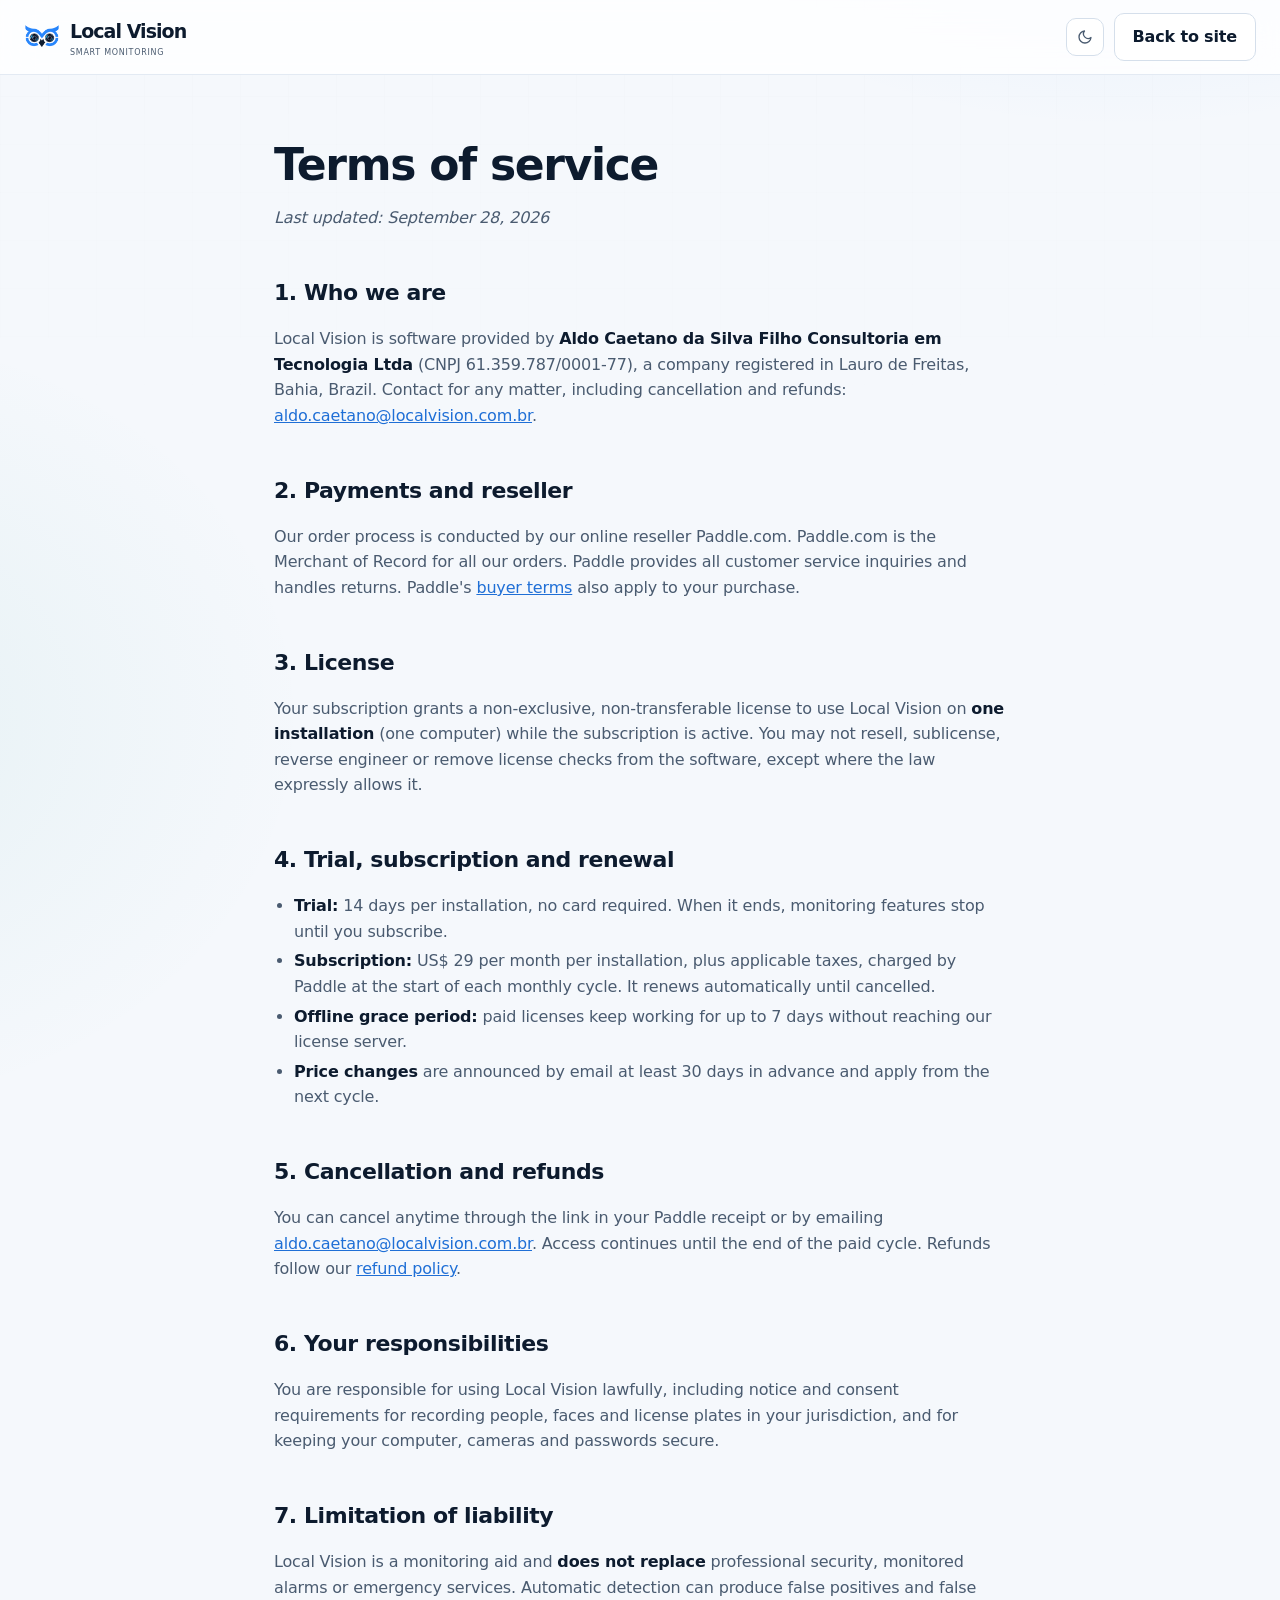
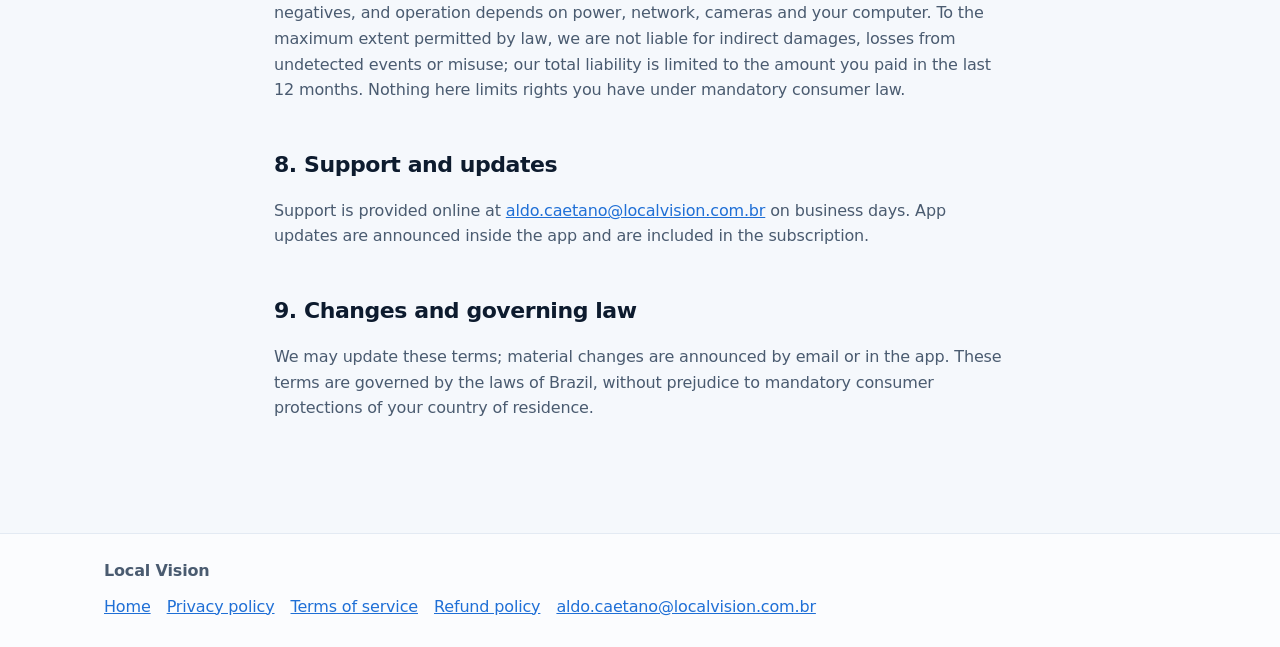
<file: terms.html>
<!doctype html>
<!-- Local Vision — Terms of service (site EN, spec 127). -->
<html lang="en">
<head>
  <meta charset="utf-8" />
  <meta name="viewport" content="width=device-width, initial-scale=1" />
  <title>Terms of service — Local Vision</title>
  <meta name="description" content="Terms of service for Local Vision: subscription, trial, licensing, acceptable use and the limits of AI-based security monitoring." />
  <meta property="og:title" content="Terms of service — Local Vision" />
  <meta property="og:description" content="Terms of service for Local Vision: subscription, trial, licensing, acceptable use and the limits of AI-based security monitoring." />
  <meta property="og:type" content="website" />
  <meta property="og:url" content="https://localvision.app/terms.html" />
  <meta property="og:site_name" content="Local Vision" />
  <meta property="og:locale" content="en_US" />
  <meta property="og:image" content="https://localvision.app/assets/og-image.png" />
  <meta name="theme-color" content="#08101d" />
  <meta http-equiv="Content-Security-Policy" content="default-src 'self'; script-src 'self' https://static.cloudflareinsights.com; style-src 'self' https://fonts.googleapis.com 'unsafe-inline'; font-src 'self' https://fonts.gstatic.com; img-src 'self' data:; connect-src https://cloudflareinsights.com; form-action 'none'; object-src 'none'; base-uri 'self'" />
  <link rel="canonical" href="https://localvision.app/terms.html" />
  <link rel="icon" type="image/png" sizes="32x32" href="assets/favicon-32x32.png?v=20260927-lens" />
  <link rel="preconnect" href="https://fonts.googleapis.com" />
  <link rel="preconnect" href="https://fonts.gstatic.com" crossorigin />
  <link href="https://fonts.googleapis.com/css2?family=Inter:wght@400;500;600;700;800&amp;family=JetBrains+Mono:wght@400;500;600&amp;display=swap" rel="stylesheet" />
  <link rel="stylesheet" href="assets/site.css?v=20261111" />
  <script src="assets/theme.js?v=20261027"></script>
  <script defer src="https://static.cloudflareinsights.com/beacon.min.js" data-cf-beacon='{"token": "2425f0a6b76047ed88d276895d621326"}'></script>
</head>
<body>
  <a class="skip" href="#content">Skip to content</a>
  <header class="top">
    <div class="wrap top-inner">
      <a class="brand" href="./" aria-label="Local Vision — home">
        <img class="brand-mark" src="assets/logo-owl-refined.png?v=20260927-lens" width="36" height="36" alt="" />
        <span class="brand-text">Local Vision<small>Smart monitoring</small></span>
      </a>
      <div class="top-actions legal-actions"><a class="btn btn-ghost" href="./">Back to site</a></div>
    </div>
  </header>
  <main id="content" class="wrap legal">
    <h1>Terms of service</h1>
    <p><em>Last updated: September 28, 2026</em></p>
    <h2>1. Who we are</h2>
    <p>Local Vision is software provided by <strong>Aldo Caetano da Silva Filho Consultoria em Tecnologia Ltda</strong> (CNPJ 61.359.787/0001-77), a company registered in Lauro de Freitas, Bahia, Brazil. Contact for any matter, including cancellation and refunds: <a href="mailto:aldo.caetano@localvision.com.br">aldo.caetano@localvision.com.br</a>.</p>
    <h2>2. Payments and reseller</h2>
    <p>Our order process is conducted by our online reseller Paddle.com. Paddle.com is the Merchant of Record for all our orders. Paddle provides all customer service inquiries and handles returns. Paddle's <a href="https://www.paddle.com/legal/checkout-buyer-terms">buyer terms</a> also apply to your purchase.</p>
    <h2>3. License</h2>
    <p>Your subscription grants a non-exclusive, non-transferable license to use Local Vision on <strong>one installation</strong> (one computer) while the subscription is active. You may not resell, sublicense, reverse engineer or remove license checks from the software, except where the law expressly allows it.</p>
    <h2>4. Trial, subscription and renewal</h2>
    <ul>
      <li><strong>Trial:</strong> 14 days per installation, no card required. When it ends, monitoring features stop until you subscribe.</li>
      <li><strong>Subscription:</strong> US$ 29 per month per installation, plus applicable taxes, charged by Paddle at the start of each monthly cycle. It renews automatically until cancelled.</li>
      <li><strong>Offline grace period:</strong> paid licenses keep working for up to 7 days without reaching our license server.</li>
      <li><strong>Price changes</strong> are announced by email at least 30 days in advance and apply from the next cycle.</li>
    </ul>
    <h2>5. Cancellation and refunds</h2>
    <p>You can cancel anytime through the link in your Paddle receipt or by emailing <a href="mailto:aldo.caetano@localvision.com.br">aldo.caetano@localvision.com.br</a>. Access continues until the end of the paid cycle. Refunds follow our <a href="refund.html">refund policy</a>.</p>
    <h2>6. Your responsibilities</h2>
    <p>You are responsible for using Local Vision lawfully, including notice and consent requirements for recording people, faces and license plates in your jurisdiction, and for keeping your computer, cameras and passwords secure.</p>
    <h2>7. Limitation of liability</h2>
    <p>Local Vision is a monitoring aid and <strong>does not replace</strong> professional security, monitored alarms or emergency services. Automatic detection can produce false positives and false negatives, and operation depends on power, network, cameras and your computer. To the maximum extent permitted by law, we are not liable for indirect damages, losses from undetected events or misuse; our total liability is limited to the amount you paid in the last 12 months. Nothing here limits rights you have under mandatory consumer law.</p>
    <h2>8. Support and updates</h2>
    <p>Support is provided online at <a href="mailto:aldo.caetano@localvision.com.br">aldo.caetano@localvision.com.br</a> on business days. App updates are announced inside the app and are included in the subscription.</p>
    <h2>9. Changes and governing law</h2>
    <p>We may update these terms; material changes are announced by email or in the app. These terms are governed by the laws of Brazil, without prejudice to mandatory consumer protections of your country of residence.</p>
  </main>
  <footer class="foot">
    <div class="wrap foot-inner">
      <div><strong>Local Vision</strong></div>
      <nav aria-label="Footer"><a href="./">Home</a><a href="privacy.html">Privacy policy</a><a href="terms.html">Terms of service</a><a href="refund.html">Refund policy</a><a href="mailto:aldo.caetano@localvision.com.br">aldo.caetano@localvision.com.br</a></nav>
    </div>
  </footer>
</body>
</html>
</file>
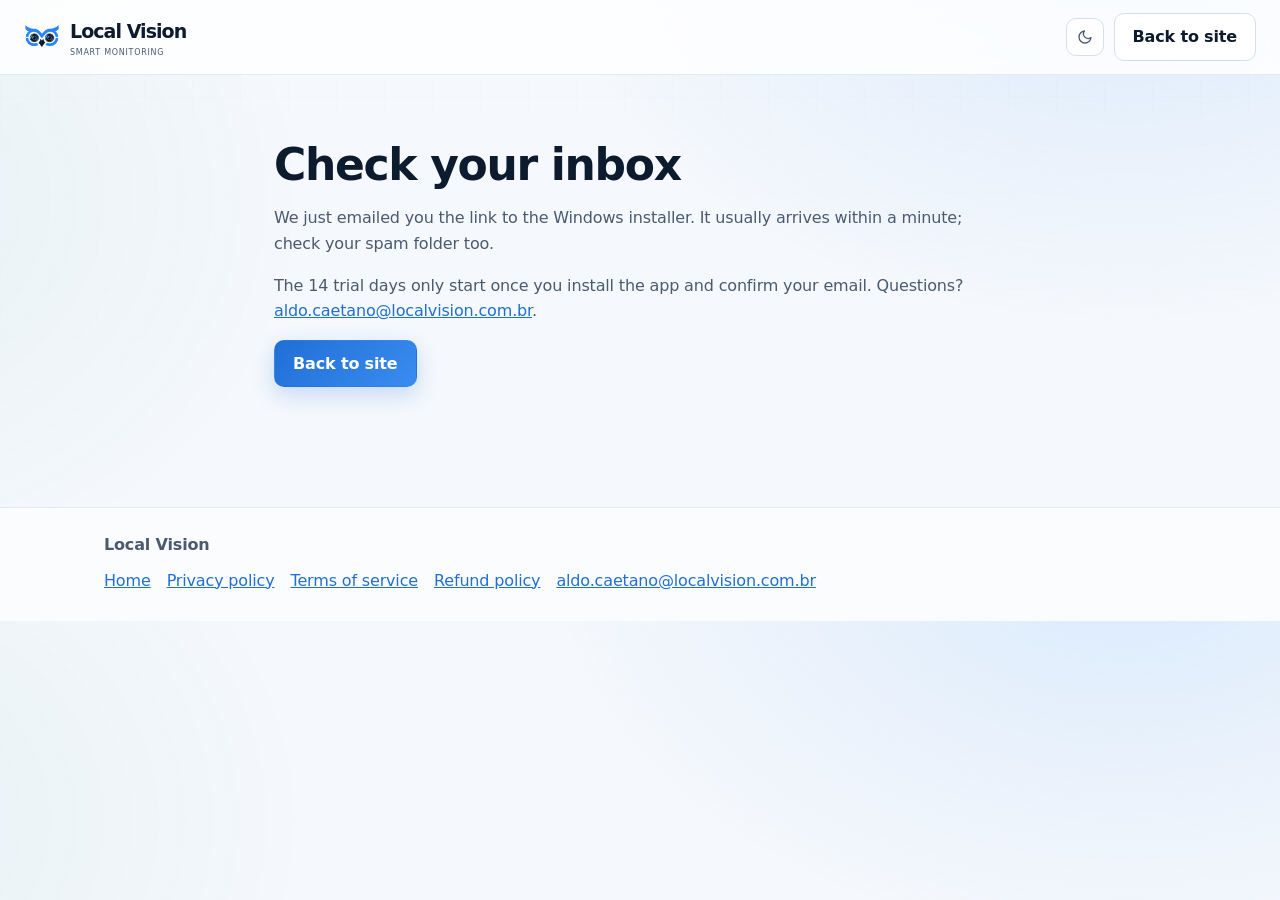
<file: thanks.html>
<!doctype html>
<!-- Local Vision — Request received (site EN, spec 127). -->
<html lang="en">
<head>
  <meta charset="utf-8" />
  <meta name="viewport" content="width=device-width, initial-scale=1" />
  <title>Request received — Local Vision</title>
  <meta name="description" content="Your Local Vision trial request was received." />
  <meta name="robots" content="noindex" />
  <meta name="theme-color" content="#08101d" />
  <meta http-equiv="Content-Security-Policy" content="default-src 'self'; script-src 'self' https://static.cloudflareinsights.com; style-src 'self' https://fonts.googleapis.com 'unsafe-inline'; font-src 'self' https://fonts.gstatic.com; img-src 'self' data:; connect-src https://cloudflareinsights.com; form-action 'none'; object-src 'none'; base-uri 'self'" />
  <link rel="canonical" href="https://localvision.app/thanks.html" />
  <link rel="icon" type="image/png" sizes="32x32" href="assets/favicon-32x32.png?v=20260927-lens" />
  <link rel="preconnect" href="https://fonts.googleapis.com" />
  <link rel="preconnect" href="https://fonts.gstatic.com" crossorigin />
  <link href="https://fonts.googleapis.com/css2?family=Inter:wght@400;500;600;700;800&amp;family=JetBrains+Mono:wght@400;500;600&amp;display=swap" rel="stylesheet" />
  <link rel="stylesheet" href="assets/site.css?v=20261111" />
  <script src="assets/theme.js?v=20261027"></script>
  <script defer src="https://static.cloudflareinsights.com/beacon.min.js" data-cf-beacon='{"token": "2425f0a6b76047ed88d276895d621326"}'></script>
</head>
<body>
  <a class="skip" href="#content">Skip to content</a>
  <header class="top">
    <div class="wrap top-inner">
      <a class="brand" href="./" aria-label="Local Vision — home">
        <img class="brand-mark" src="assets/logo-owl-refined.png?v=20260927-lens" width="36" height="36" alt="" />
        <span class="brand-text">Local Vision<small>Smart monitoring</small></span>
      </a>
      <div class="top-actions legal-actions"><a class="btn btn-ghost" href="./">Back to site</a></div>
    </div>
  </header>
  <main id="content" class="wrap legal">
    <h1>Check your inbox</h1>
    <p>We just emailed you the link to the Windows installer. It usually arrives within a minute; check your spam folder too.</p>
    <p>The 14 trial days only start once you install the app and confirm your email. Questions? <a href="mailto:aldo.caetano@localvision.com.br">aldo.caetano@localvision.com.br</a>.</p>
    <p><a class="btn btn-primary" href="./">Back to site</a></p>
  </main>
  <footer class="foot">
    <div class="wrap foot-inner">
      <div><strong>Local Vision</strong></div>
      <nav aria-label="Footer"><a href="./">Home</a><a href="privacy.html">Privacy policy</a><a href="terms.html">Terms of service</a><a href="refund.html">Refund policy</a><a href="mailto:aldo.caetano@localvision.com.br">aldo.caetano@localvision.com.br</a></nav>
    </div>
  </footer>
</body>
</html>
</file>
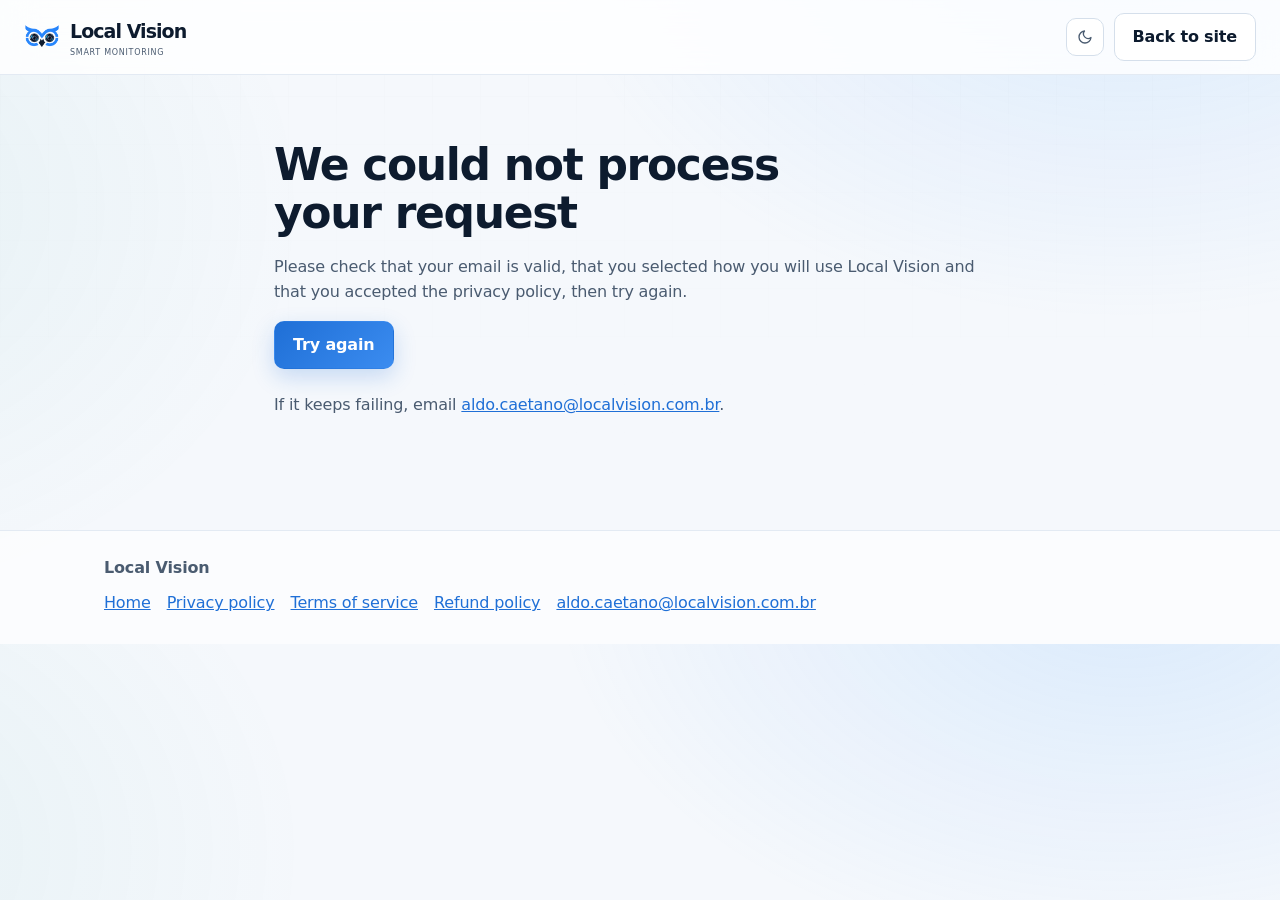
<file: trial-error.html>
<!doctype html>
<!-- Local Vision — Something went wrong (site EN, spec 127). -->
<html lang="en">
<head>
  <meta charset="utf-8" />
  <meta name="viewport" content="width=device-width, initial-scale=1" />
  <title>Something went wrong — Local Vision</title>
  <meta name="description" content="Local Vision trial request error." />
  <meta name="robots" content="noindex" />
  <meta name="theme-color" content="#08101d" />
  <meta http-equiv="Content-Security-Policy" content="default-src 'self'; script-src 'self' https://static.cloudflareinsights.com; style-src 'self' https://fonts.googleapis.com 'unsafe-inline'; font-src 'self' https://fonts.gstatic.com; img-src 'self' data:; connect-src https://cloudflareinsights.com; form-action 'none'; object-src 'none'; base-uri 'self'" />
  <link rel="canonical" href="https://localvision.app/trial-error.html" />
  <link rel="icon" type="image/png" sizes="32x32" href="assets/favicon-32x32.png?v=20260927-lens" />
  <link rel="preconnect" href="https://fonts.googleapis.com" />
  <link rel="preconnect" href="https://fonts.gstatic.com" crossorigin />
  <link href="https://fonts.googleapis.com/css2?family=Inter:wght@400;500;600;700;800&amp;family=JetBrains+Mono:wght@400;500;600&amp;display=swap" rel="stylesheet" />
  <link rel="stylesheet" href="assets/site.css?v=20261111" />
  <script src="assets/theme.js?v=20261027"></script>
  <script defer src="https://static.cloudflareinsights.com/beacon.min.js" data-cf-beacon='{"token": "2425f0a6b76047ed88d276895d621326"}'></script>
</head>
<body>
  <a class="skip" href="#content">Skip to content</a>
  <header class="top">
    <div class="wrap top-inner">
      <a class="brand" href="./" aria-label="Local Vision — home">
        <img class="brand-mark" src="assets/logo-owl-refined.png?v=20260927-lens" width="36" height="36" alt="" />
        <span class="brand-text">Local Vision<small>Smart monitoring</small></span>
      </a>
      <div class="top-actions legal-actions"><a class="btn btn-ghost" href="./">Back to site</a></div>
    </div>
  </header>
  <main id="content" class="wrap legal">
    <h1>We could not process your request</h1>
    <p>Please check that your email is valid, that you selected how you will use Local Vision and that you accepted the privacy policy, then try again.</p>
    <p><a class="btn btn-primary" href="./#signup">Try again</a></p>
    <p>If it keeps failing, email <a href="mailto:aldo.caetano@localvision.com.br">aldo.caetano@localvision.com.br</a>.</p>
  </main>
  <footer class="foot">
    <div class="wrap foot-inner">
      <div><strong>Local Vision</strong></div>
      <nav aria-label="Footer"><a href="./">Home</a><a href="privacy.html">Privacy policy</a><a href="terms.html">Terms of service</a><a href="refund.html">Refund policy</a><a href="mailto:aldo.caetano@localvision.com.br">aldo.caetano@localvision.com.br</a></nav>
    </div>
  </footer>
</body>
</html>
</file>
<file: assets/site.css>
/* Local Vision — página de venda standalone (docs/, sem rastreamento). */
:root {
  --bg-base: #07090d;
  --bg-surface: #0e1218;
  --bg-elevated: #151a22;
  --border: #232a36;
  --border-subtle: #161c25;
  --text-primary: #e7ebf2;
  --text-secondary: #9aa3b2;
  --accent: #4f8cff;
  --accent-hover: #6ea0ff;
  --accent-faint: rgba(79, 140, 255, 0.12);
  --ok: #22c55e;
  --r-md: 8px;
  --r-lg: 12px;
  --r-xl: 16px;
  --font-sans: "Inter", ui-sans-serif, system-ui, -apple-system, sans-serif;
  --font-mono: "JetBrains Mono", ui-monospace, Menlo, Consolas, monospace;
}
* { box-sizing: border-box; }
html { scroll-behavior: smooth; }
body {
  margin: 0;
  background: var(--bg-base);
  color: var(--text-primary);
  font-family: var(--font-sans);
  line-height: 1.6;
}
.wrap { max-width: 1120px; margin: 0 auto; padding: 0 24px; }
.hero.wrap, .top .wrap { max-width: 1340px; }
.skip {
  position: absolute; left: -999px; top: 0;
  background: var(--accent); color: #fff; padding: 8px 16px; border-radius: 0 0 8px 0;
}
.skip:focus { left: 0; }
a { color: var(--accent); }
.announce { background: var(--accent-faint); border-bottom: 1px solid var(--border); font-size: 14px; color: var(--text-secondary); }
.announce .wrap { padding-top: 8px; padding-bottom: 8px; text-align: center; }
.announce strong { color: var(--text-primary); }
.top {
  position: sticky; top: 0; z-index: 20;
  background: rgba(7, 9, 13, 0.9);
  border-bottom: 1px solid var(--border-subtle);
}
.top-inner { display: flex; align-items: center; gap: 20px; min-height: 64px; }
.brand { display: flex; align-items: center; gap: 10px; text-decoration: none; color: var(--text-primary); font-weight: 800; }
.nav { display: flex; gap: 18px; margin-left: auto; }
.nav a { color: var(--text-secondary); text-decoration: none; font-weight: 500; }
.nav .nav-cta { display: none; }
.nav a:hover, .nav a.active { color: var(--text-primary); }
.top-actions { display: flex; gap: 10px; align-items: center; margin-left: 12px; }
.btn { display: inline-block; text-decoration: none; border-radius: 10px; padding: 10px 18px; font-weight: 600; border: 1px solid transparent; }
.btn-primary { background: var(--accent); color: #fff; }
.btn-primary:hover { background: var(--accent-hover); }
.btn-ghost { border-color: var(--border); color: var(--text-primary); background: var(--bg-surface); }
.btn-ghost:hover { border-color: var(--accent); }
.btn-lg { padding: 14px 24px; font-size: 17px; }
.lang-switch { display: inline-flex; align-items: center; gap: 6px; padding: 7px 11px; border: 1px solid var(--border); border-radius: 8px; color: var(--text-secondary); background: var(--bg-surface); font-size: 13px; font-weight: 600; letter-spacing: .04em; text-decoration: none; transition: color .2s ease, border-color .2s ease; }
.lang-switch:hover { color: var(--text-primary); border-color: var(--accent); }
.menu-btn { display: none; background: var(--bg-surface); color: var(--text-primary); border: 1px solid var(--border); border-radius: 8px; padding: 8px 12px; }
.hero { display: grid; grid-template-columns: minmax(380px, 460px) minmax(500px, 1.35fr); gap: 44px; padding: 64px 24px 40px; align-items: center; }
.pill { display: inline-flex; align-items: center; gap: 8px; border: 1px solid var(--border); border-radius: 999px; padding: 6px 14px; color: var(--text-secondary); background: var(--bg-surface); font-size: 14px; }
.dot { width: 8px; height: 8px; border-radius: 50%; background: var(--ok); }
h1 { font-size: clamp(32px, 5vw, 52px); line-height: 1.08; margin: 18px 0 14px; letter-spacing: -0.02em; }
.hl { color: var(--accent); }
.lede { color: var(--text-secondary); font-size: 18px; max-width: 56ch; }
.cta-row { display: flex; gap: 12px; flex-wrap: wrap; margin: 22px 0; }
.hero-points { list-style: none; padding: 0; margin: 0; display: grid; gap: 8px; color: var(--text-secondary); }
.hero-points li::before { content: "✓ "; color: var(--ok); font-weight: 700; }
.hero-meta { color: var(--text-secondary); font-size: 14px; font-family: var(--font-mono); margin: 4px 0 0; }

.strip { border-top: 1px solid var(--border-subtle); border-bottom: 1px solid var(--border-subtle); background: var(--bg-surface); }
.strip-inner { display: grid; grid-template-columns: repeat(4, 1fr); gap: 16px; padding-top: 18px; padding-bottom: 18px; text-align: center; }
.strip-inner strong { display: block; font-size: 22px; }
.strip-inner span { color: var(--text-secondary); font-size: 14px; }
.section { padding: 56px 24px 8px; }
.kicker { color: var(--accent); font-weight: 700; text-transform: uppercase; letter-spacing: 0.08em; font-size: 13px; margin: 0; }
.section h2 { font-size: clamp(24px, 3.4vw, 34px); margin: 8px 0 8px; letter-spacing: -0.01em; }
.sub { color: var(--text-secondary); max-width: 70ch; }
.grid { display: grid; grid-template-columns: repeat(3, 1fr); gap: 16px; margin-top: 22px; }
.card { background: var(--bg-surface); border: 1px solid var(--border); border-radius: var(--r-lg); padding: 20px; transition: transform 0.15s ease, border-color 0.15s ease; }
.grid .card:hover { transform: translateY(-2px); border-color: var(--border-strong, var(--border)); }
.card h3 { margin: 0 0 8px; font-size: 18px; }
.card p { margin: 0; color: var(--text-secondary); }
.steps { list-style: none; padding: 0; margin: 22px 0 0; display: grid; grid-template-columns: repeat(3, 1fr); gap: 16px; }
.steps li { background: var(--bg-surface); border: 1px solid var(--border); border-radius: var(--r-lg); padding: 20px; display: grid; gap: 8px; }
.steps strong { font-size: 18px; }
.steps span { color: var(--text-secondary); }
.dl-box { display: grid; grid-template-columns: 1fr 1fr; gap: 16px; margin-top: 22px; }
.dl-main { background: var(--bg-surface); border: 1px solid var(--accent); border-radius: var(--r-lg); padding: 28px; display: grid; gap: 12px; align-content: start; }
.dl-meta { color: var(--text-secondary); font-size: 14px; margin: 0; }
.dl-verify { background: var(--bg-surface); border: 1px solid var(--border); border-radius: var(--r-lg); padding: 20px; }
.dl-verify h3 { margin: 0 0 8px; font-size: 16px; }
.dl-verify p { color: var(--text-secondary); font-size: 14px; }
.dl-verify pre { background: #050608; border: 1px solid var(--border-subtle); border-radius: 8px; padding: 12px; overflow-x: auto; }
.dl-verify code { font-family: var(--font-mono); font-size: 12px; color: var(--ok); word-break: break-all; }
.table-wrap { overflow-x: auto; margin-top: 20px; border: 1px solid var(--border); border-radius: var(--r-lg); }
table { width: 100%; border-collapse: collapse; background: var(--bg-surface); font-size: 15px; }
caption { text-align: left; padding: 12px 16px; color: var(--text-secondary); font-size: 14px; }
th, td { text-align: left; padding: 12px 16px; border-top: 1px solid var(--border-subtle); }
tr:first-child th { border-top: none; }
tbody th, tr th[scope="row"] { color: var(--text-primary); }
td { color: var(--text-secondary); }
th:nth-child(2), td:nth-child(2) { background: var(--accent-faint); }
th:nth-child(2) { color: var(--text-primary); }
.note { color: var(--text-secondary); background: var(--accent-faint); border: 1px solid var(--border); border-radius: 10px; padding: 12px 16px; }
.signup-box { display: grid; grid-template-columns: .85fr 1.15fr; gap: 28px; margin-top: 22px; padding: 28px; border: 1px solid var(--accent); border-radius: var(--r-xl); background: linear-gradient(145deg, rgba(24,63,103,.65), rgba(9,23,39,.94)); }
.signup-copy h3 { margin: 0 0 10px; font-size: 25px; }
.signup-copy p { color: var(--text-secondary); }
.signup-form { display: grid; grid-template-columns: 1fr 1fr; gap: 14px; }
.field { display: grid; gap: 6px; color: var(--text-secondary); font-size: 14px; }
.field-wide { grid-column: 1 / -1; }
.field input, .field select, .field textarea { width: 100%; border: 1px solid var(--border); border-radius: 9px; background: rgba(5,14,25,.78); color: var(--text-primary); padding: 11px 12px; font: inherit; }
.field textarea { min-height: 96px; resize: vertical; }
.field input:focus, .field select:focus, .field textarea:focus { outline: 2px solid var(--accent); outline-offset: 1px; }
.consent span { display: flex; align-items: flex-start; gap: 9px; }
.consent input { width: auto; margin-top: 5px; accent-color: var(--accent); }
.form-actions { grid-column: 1 / -1; display: flex; align-items: center; gap: 14px; flex-wrap: wrap; }
.form-note { margin: 0; color: var(--text-secondary); font-size: 12px; max-width: 46ch; }
.honeypot { position: absolute !important; width: 1px !important; height: 1px !important; overflow: hidden !important; clip: rect(0 0 0 0) !important; white-space: nowrap !important; }
.response-page { min-height: 100vh; display: grid; place-items: center; padding-top: 40px; padding-bottom: 40px; }
.response-page .cta-box { width: min(680px, 100%); }
.plans { display: grid; grid-template-columns: 1fr 1fr; gap: 16px; margin-top: 22px; }
.plan .price { font-size: 30px; font-weight: 800; color: var(--text-primary); margin: 6px 0; }
.plan .price span { font-size: 15px; color: var(--text-secondary); font-weight: 500; }
.plan .price-alt { color: var(--text-secondary); font-size: 14px; margin: 0 0 6px; }
.plan .price-alt strong { color: var(--text-primary); }
.plan ul { color: var(--text-secondary); padding-left: 20px; }
.plan .btn { margin-top: 12px; }
.plan.featured { border-color: var(--accent); }
details { background: var(--bg-surface); border: 1px solid var(--border); border-radius: 10px; padding: 14px 18px; margin-top: 10px; }
summary { cursor: pointer; font-weight: 600; }
details p { color: var(--text-secondary); }
.cta { padding: 56px 24px; }
.cta-box { background: linear-gradient(180deg, var(--bg-elevated), var(--bg-surface)); border: 1px solid var(--accent); border-radius: var(--r-xl); padding: 48px 40px; text-align: center; }
.cta-box .cta-row { justify-content: center; }
.cta-box p { color: var(--text-secondary); max-width: 60ch; margin-left: auto; margin-right: auto; }
.foot { border-top: 1px solid var(--border-subtle); margin-top: 24px; }
.foot-inner { display: grid; gap: 10px; padding-top: 24px; padding-bottom: 28px; color: var(--text-secondary); }
.foot nav { display: flex; gap: 16px; flex-wrap: wrap; }
.foot small { font-size: 13px; }
@media (max-width: 900px) {
  .hero { grid-template-columns: 1fr; }
  .grid, .steps, .plans, .dl-box, .signup-box { grid-template-columns: 1fr; }
  .strip-inner { grid-template-columns: 1fr 1fr; }
  .nav { display: none; width: 100%; flex-direction: column; }
  .nav.open { display: flex; }
  .menu-btn { display: inline-block; }
  .top-inner { flex-wrap: wrap; padding-top: 10px; padding-bottom: 10px; }
}
@media (max-width: 600px) {
  .signup-box { padding: 20px; }
  .signup-form { grid-template-columns: 1fr; }
  .field-wide, .form-actions { grid-column: 1; }
}

/* Camada visual da landing: um painel de vigilância sofisticado, sem imagens externas. */
:root {
  --bg-base: #07101c;
  --bg-surface: #0c1827;
  --bg-elevated: #122238;
  --border: #233a57;
  --border-subtle: #162a42;
  --text-primary: #f2f7ff;
  --text-secondary: #a7b6c9;
  --accent: #4b9fff;
  --accent-hover: #76b8ff;
  --accent-faint: rgba(75, 159, 255, .12);
  --ok: #45dfa1;
  --r-md: 10px;
  --r-lg: 16px;
  --r-xl: 24px;
}
body {
  background:
    radial-gradient(900px 620px at 88% -12%, rgba(39, 111, 206, .27), transparent 64%),
    radial-gradient(760px 620px at -14% 32%, rgba(28, 152, 145, .11), transparent 64%),
    var(--bg-base);
  letter-spacing: -.01em;
}
body::before {
  content: ""; position: fixed; inset: 0; z-index: -1; pointer-events: none; opacity: .18;
  background-image: linear-gradient(rgba(255,255,255,.035) 1px, transparent 1px), linear-gradient(90deg, rgba(255,255,255,.035) 1px, transparent 1px);
  background-size: 48px 48px;
  mask-image: linear-gradient(to bottom, #000, transparent 65%);
}
.announce { background: rgba(10, 29, 48, .82); border-bottom-color: rgba(107, 164, 229, .18); }
.announce .wrap { display: flex; justify-content: center; align-items: center; gap: 7px; flex-wrap: wrap; }
.announce a { font-weight: 700; text-decoration: none; }
.announce-signal { width: 7px; height: 7px; border-radius: 99px; background: var(--ok); box-shadow: 0 0 0 5px rgba(69,223,161,.12), 0 0 18px var(--ok); }
.top { background: rgba(7, 16, 28, .78); border-bottom-color: rgba(130, 174, 223, .14); backdrop-filter: blur(16px); }
.top-inner { min-height: 74px; }
.brand-mark { flex: 0 0 36px; width: 36px; height: 36px; object-fit: contain; }
.brand-text { font-size: 19px; letter-spacing: -.05em; }
.brand-text small { display: block; font-size: 8px; font-weight: 500; letter-spacing: .09em; text-transform: uppercase; line-height: 1.4; color: var(--text-secondary); }
.brand-text span { color: var(--accent); }
.nav { gap: 20px; }
.nav a { font-size: 14px; }
.nav a::after { content: ""; display: block; height: 1px; width: 0; margin-top: 4px; background: var(--accent); transition: width .2s ease; }
.nav a:hover::after, .nav a.active::after { width: 100%; }
.btn { position: relative; overflow: hidden; transition: transform .18s ease, box-shadow .18s ease, border-color .18s ease, background .18s ease; }
.btn:hover { transform: translateY(-2px); }
.btn-primary { background: linear-gradient(135deg, #378bea, #5caeff); box-shadow: 0 8px 24px rgba(43, 128, 226, .25); }
.btn-primary:hover { background: linear-gradient(135deg, #51a4ff, #85c2ff); box-shadow: 0 12px 30px rgba(43, 128, 226, .36); }
.btn-ghost { background: rgba(12, 24, 39, .7); border-color: rgba(146, 183, 224, .25); }
.hero { position: relative; min-height: 630px; gap: 44px; padding-top: 88px; padding-bottom: 72px; isolation: isolate; }
.hero-copy { position: relative; z-index: 1; }
main { overflow-x: clip; }
.hero-orbit { position: absolute; border: 1px solid rgba(99, 171, 255, .13); border-radius: 50%; pointer-events: none; z-index: -1; }
.hero-orbit-one { width: 620px; height: 620px; left: -390px; top: -40px; }
.hero-orbit-two { width: 370px; height: 370px; right: -165px; top: 104px; border-style: dashed; }
.pill { border-color: rgba(101, 166, 240, .28); background: rgba(12, 30, 49, .72); box-shadow: inset 0 1px rgba(255,255,255,.035); }
.dot { box-shadow: 0 0 0 5px rgba(69,223,161,.1), 0 0 18px rgba(69,223,161,.7); }
h1 { max-width: 17ch; font-size: clamp(38px, 4.7vw, 60px); line-height: 1.04; letter-spacing: -.055em; }
.hl { background: linear-gradient(105deg, #79c3ff, #4f91ff 65%, #74e5c1); -webkit-background-clip: text; background-clip: text; color: transparent; }
.lede { font-size: 18px; line-height: 1.72; }
.hero-meta { font-size: 12px; letter-spacing: -.03em; }
.hero-points { margin-top: 22px; grid-template-columns: 1fr 1fr; column-gap: 20px; font-size: 14px; }
.hero-points li:last-child { grid-column: 1 / -1; }
.hero-card {
  position: relative;
  transform: perspective(1400px) rotateY(-1.8deg) rotateX(1deg);
  background: #091322;
  border: 1px solid rgba(114, 178, 244, 0.35);
  border-radius: var(--r-xl);
  overflow: hidden;
  box-shadow: 0 28px 75px rgba(0, 0, 0, 0.55), 0 0 0 1px rgba(255, 255, 255, 0.05);
  transition: transform 0.3s ease, box-shadow 0.3s ease;
}
.hero-card:hover {
  transform: perspective(1400px) rotateY(0deg) rotateX(0deg);
  box-shadow: 0 32px 85px rgba(0, 0, 0, 0.65), 0 0 0 1px rgba(114, 178, 244, 0.45);
}
.hero-card::before { content: ""; position: absolute; inset: 0; pointer-events: none; background: linear-gradient(125deg, rgba(126,201,255,.08), transparent 35%, transparent 70%, rgba(43,158,145,.06)); z-index: 10; }

/* Barra de Título Windows do Local Vision */
.app-titlebar {
  display: flex;
  align-items: center;
  justify-content: space-between;
  padding: 8px 14px;
  background: rgba(12, 23, 38, 0.95);
  border-bottom: 1px solid rgba(133, 180, 227, 0.16);
  font-family: var(--font-mono);
  font-size: 11px;
  color: #aec4da;
  user-select: none;
}
.app-title-brand {
  display: flex;
  align-items: center;
  gap: 8px;
  font-weight: 600;
  color: #e5efff;
}
.app-title-icon {
  width: 15px;
  height: 15px;
  border-radius: 4px;
}
.app-title-status {
  display: flex;
  align-items: center;
  gap: 6px;
  font-size: 10px;
  color: var(--ok);
  background: rgba(69, 223, 161, 0.1);
  border: 1px solid rgba(69, 223, 161, 0.25);
  padding: 2px 8px;
  border-radius: 999px;
}
.app-status-dot {
  width: 5px;
  height: 5px;
  border-radius: 50%;
  background: currentColor;
  box-shadow: 0 0 6px currentColor;
}
.app-win-controls {
  display: flex;
  align-items: center;
  gap: 12px;
  font-size: 11px;
  color: #7d96b3;
}
.app-win-btn {
  line-height: 1;
  opacity: 0.75;
}
.app-win-close {
  color: #f87171;
}

/* Corpo do App (Sidebar + Palco Central) */
.app-body {
  display: flex;
  flex: 1;
  min-height: 0;
}
.app-sidebar {
  width: 68px;
  background: rgba(7, 14, 24, 0.98);
  border-right: 1px solid rgba(133, 180, 227, 0.14);
  display: flex;
  flex-direction: column;
  gap: 6px;
  padding: 10px 5px;
  align-items: stretch;
}
.app-nav-item {
  position: relative;
  display: flex;
  flex-direction: column;
  align-items: center;
  justify-content: center;
  gap: 4px;
  padding: 7px 4px;
  border-radius: 8px;
  color: #8da4be;
  font-size: 9.5px;
  font-weight: 500;
  text-decoration: none;
  transition: all 0.15s ease;
  border: 1px solid transparent;
}
.app-nav-item svg {
  stroke-width: 1.8;
}
.app-nav-item.active {
  color: #fff;
  background: rgba(75, 159, 255, 0.14);
  border-color: rgba(75, 159, 255, 0.35);
  box-shadow: inset 0 0 12px rgba(75, 159, 255, 0.1);
}
.app-nav-item.active::before {
  content: "";
  position: absolute;
  left: 2px;
  top: 50%;
  transform: translateY(-50%);
  width: 3px;
  height: 16px;
  border-radius: 2px;
  background: var(--accent);
}
.app-nav-badge {
  position: absolute;
  top: 3px;
  right: 5px;
  min-width: 13px;
  height: 13px;
  border-radius: 99px;
  background: #ef4444;
  color: #fff;
  font-size: 8.5px;
  font-weight: 700;
  font-style: normal;
  display: grid;
  place-items: center;
  padding: 0 3px;
  box-shadow: 0 0 8px rgba(239, 68, 68, 0.6);
}
.app-sidebar-user {
  margin-top: auto;
  display: flex;
  flex-direction: column;
  align-items: center;
  gap: 2px;
  padding-top: 8px;
  border-top: 1px solid rgba(133, 180, 227, 0.12);
}
.app-user-avatar {
  width: 22px;
  height: 22px;
  border-radius: 50%;
  background: rgba(75, 159, 255, 0.2);
  border: 1px solid rgba(75, 159, 255, 0.4);
  color: #79b7ff;
  font-size: 8.5px;
  font-weight: 700;
  display: grid;
  place-items: center;
}
.app-user-role {
  font-size: 8.5px;
  color: #7d96b3;
  font-family: var(--font-mono);
}

/* Palco Central do App */
.app-stage {
  flex: 1;
  min-width: 0;
  display: flex;
  flex-direction: column;
}
.app-stage-bar {
  display: flex;
  align-items: center;
  gap: 8px;
  padding: 7px 12px;
  background: rgba(5, 11, 20, 0.6);
  border-bottom: 1px solid rgba(133, 180, 227, 0.12);
  font-family: var(--font-mono);
  font-size: 10px;
}
.stage-chip {
  display: inline-flex;
  align-items: center;
  gap: 5px;
  padding: 3px 8px;
  border-radius: 6px;
  background: rgba(14, 28, 46, 0.7);
  border: 1px solid rgba(133, 180, 227, 0.15);
  color: #9ab4cf;
}
.stage-chip.rec {
  color: #fca5a5;
  border-color: rgba(239, 68, 68, 0.3);
  background: rgba(239, 68, 68, 0.1);
}
.stage-dot {
  width: 6px;
  height: 6px;
  border-radius: 50%;
  background: #ef4444;
  box-shadow: 0 0 8px #ef4444;
  animation: rec-blink 1.4s ease-in-out infinite alternate;
}
.stage-chip-active {
  color: #79b7ff;
  border-color: rgba(75, 159, 255, 0.3);
}
.stage-chip.crit {
  margin-left: auto;
  color: #fca5a5;
  border-color: rgba(239, 68, 68, 0.35);
  background: rgba(239, 68, 68, 0.14);
  font-weight: 600;
}
.stage-dot-crit {
  width: 5px;
  height: 5px;
  border-radius: 50%;
  background: #ef4444;
}

/* Grade de Câmeras */
.mock-grid { display: grid; grid-template-columns: repeat(2, minmax(0, 1fr)); gap: 10px; padding: 12px; }
.mock-cam {
  min-height: 160px;
  aspect-ratio: 16 / 10;
  overflow: hidden;
  background: #050b12;
  border: 1px solid rgba(133, 180, 227, 0.16);
  border-radius: 8px;
  position: relative;
  cursor: pointer;
  transition: transform 0.2s ease, border-color 0.2s ease, box-shadow 0.2s ease;
}
.mock-cam:hover {
  transform: translateY(-2px);
  border-color: rgba(99, 170, 242, 0.55);
  box-shadow: 0 6px 16px rgba(0, 0, 0, 0.45);
}
.mock-cam.active-cam {
  border-color: rgba(99, 170, 242, 0.8);
  box-shadow: 0 0 16px rgba(99, 170, 242, 0.3), inset 0 0 0 1px rgba(99, 170, 242, 0.4);
}
.mock-cam.active-cam.cam-crit {
  border-color: rgba(239, 68, 68, 0.85);
  box-shadow: 0 0 18px rgba(239, 68, 68, 0.35), inset 0 0 0 1px rgba(239, 68, 68, 0.4);
}
.mock-cam.active-cam.cam-warn {
  border-color: rgba(245, 158, 11, 0.85);
  box-shadow: 0 0 18px rgba(245, 158, 11, 0.35), inset 0 0 0 1px rgba(245, 158, 11, 0.4);
}
.mock-cam.active-cam.cam-ok {
  border-color: rgba(45, 212, 191, 0.85);
  box-shadow: 0 0 18px rgba(45, 212, 191, 0.35), inset 0 0 0 1px rgba(45, 212, 191, 0.4);
}
.mock-cam.active-cam.cam-info {
  border-color: rgba(96, 165, 250, 0.85);
  box-shadow: 0 0 18px rgba(96, 165, 250, 0.35), inset 0 0 0 1px rgba(96, 165, 250, 0.4);
}
.mock-cam-video {
  position: absolute;
  inset: 0;
  width: 100%;
  height: 100%;
  object-fit: cover;
  opacity: 1;
  pointer-events: none;
  z-index: 0;
}
.mock-cam-tag {
  position: absolute;
  top: 7px;
  right: 7px;
  z-index: 2;
  font-family: var(--font-mono);
  font-size: 9.5px;
  font-weight: 700;
  padding: 2px 7px;
  border-radius: 4px;
  background: rgba(8, 17, 28, 0.75);
  backdrop-filter: blur(4px);
  border: 1px solid rgba(255, 255, 255, 0.15);
  letter-spacing: 0.04em;
}
.tag-crit {
  color: #fca5a5;
  border-color: rgba(239, 68, 68, 0.55);
  background: rgba(45, 10, 15, 0.88);
  box-shadow: 0 0 10px rgba(239, 68, 68, 0.35);
  display: inline-flex;
  align-items: center;
  gap: 5px;
  letter-spacing: 0.05em;
}
.tag-crit-dot {
  width: 5px;
  height: 5px;
  border-radius: 50%;
  background: #ef4444;
  box-shadow: 0 0 6px #ef4444;
  animation: pulse-crit-dot 1.5s infinite ease-in-out;
}
@keyframes pulse-crit-dot {
  0%, 100% { opacity: 1; transform: scale(1); }
  50% { opacity: 0.4; transform: scale(0.75); }
}
.tag-warn { color: #fbbf24; border-color: rgba(245, 158, 11, 0.4); background: rgba(35, 25, 10, 0.8); }
.tag-ok { color: #34d399; border-color: rgba(52, 211, 153, 0.4); background: rgba(10, 30, 20, 0.8); }
.tag-info { color: #60a5fa; border-color: rgba(96, 165, 250, 0.4); background: rgba(10, 20, 35, 0.8); }

.mock-cam-badge {
  position: absolute;
  bottom: 6px;
  left: 6px;
  z-index: 2;
  font-size: 10px;
  font-weight: 600;
  color: #e2e8f0;
  background: rgba(5, 11, 18, 0.75);
  backdrop-filter: blur(4px);
  padding: 2px 6px;
  border-radius: 4px;
  border: 1px solid rgba(255, 255, 255, 0.08);
  display: flex;
  align-items: center;
  gap: 4px;
}
.mock-cam-badge-dot {
  width: 5px;
  height: 5px;
  border-radius: 50%;
  background: #34d399;
}

/* Painel do Agente Vigilante */
.agent-panel {
  margin: 0 10px 10px;
  background: linear-gradient(145deg, rgba(12, 25, 42, 0.94), rgba(7, 16, 28, 0.98));
  border: 1px solid rgba(99, 170, 242, 0.32);
  border-radius: 10px;
  padding: 12px 14px;
  box-shadow: 0 8px 24px rgba(0, 0, 0, 0.35), inset 0 1px 0 rgba(255, 255, 255, 0.06);
  position: relative;
  overflow: hidden;
}
.agent-panel::before {
  content: "";
  position: absolute;
  top: 0;
  left: 0;
  right: 0;
  height: 2px;
  background: linear-gradient(90deg, transparent, rgba(99, 170, 242, 0.8), rgba(52, 211, 153, 0.8), transparent);
}
.agent-panel-header {
  display: flex;
  align-items: center;
  justify-content: space-between;
  gap: 10px;
  padding-bottom: 8px;
  border-bottom: 1px solid rgba(133, 180, 227, 0.12);
  margin-bottom: 9px;
  flex-wrap: wrap;
}
.agent-brand {
  display: flex;
  align-items: center;
  gap: 7px;
}
.agent-radar {
  width: 7px;
  height: 7px;
  border-radius: 50%;
  background: #34d399;
  position: relative;
}
.agent-radar::after {
  content: "";
  position: absolute;
  inset: -3px;
  border-radius: 50%;
  border: 1px solid #34d399;
  animation: radar-pulse 2s infinite ease-out;
}
@keyframes radar-pulse {
  0% { transform: scale(0.6); opacity: 1; }
  100% { transform: scale(2.2); opacity: 0; }
}
.agent-title {
  font-size: 12px;
  font-weight: 700;
  color: #f1f5f9;
  letter-spacing: -0.01em;
}
.agent-tag-vlm {
  padding: 1px 6px;
  border-radius: 4px;
  background: rgba(99, 170, 242, 0.16);
  border: 1px solid rgba(99, 170, 242, 0.35);
  color: #7dd3fc;
  font-family: var(--font-mono);
  font-size: 9.5px;
  font-weight: 600;
}
.agent-cam-selector {
  display: flex;
  align-items: center;
  gap: 4px;
}
.agent-cam-tab {
  background: rgba(15, 30, 48, 0.7);
  border: 1px solid rgba(133, 180, 227, 0.18);
  color: #94a3b8;
  font-family: var(--font-mono);
  font-size: 10px;
  padding: 2px 7px;
  border-radius: 4px;
  cursor: pointer;
  transition: all 0.15s ease;
}
.agent-cam-tab:hover {
  color: #f1f5f9;
  border-color: rgba(99, 170, 242, 0.4);
}
.agent-cam-tab.active {
  color: #ffffff;
  background: rgba(99, 170, 242, 0.25);
  border-color: #60a5fa;
  box-shadow: 0 0 8px rgba(96, 165, 250, 0.25);
  font-weight: 700;
}
.agent-narration {
  background: rgba(5, 13, 23, 0.65);
  border-radius: 6px;
  border: 1px solid rgba(133, 180, 227, 0.1);
  padding: 8px 12px;
  margin-bottom: 9px;
  min-height: 48px;
  display: flex;
  align-items: flex-start;
  flex-direction: column;
  gap: 4px;
  border-left: 3px solid #f59e0b;
  transition: border-color .2s ease, background .2s ease;
}
.agent-narration.agent-state-monitoring {
  border-left-color: #34d399;
  background: rgba(7, 36, 32, 0.5);
}
.agent-narration.agent-state-warn {
  border-left-color: #f59e0b;
  background: rgba(55, 37, 9, 0.42);
}
.agent-narration.agent-state-critical {
  border-left-color: #ef4444;
  background: rgba(62, 20, 25, 0.42);
}
.agent-verdict {
  color: #fbbf24;
  font: 700 9.5px var(--font-mono);
  letter-spacing: .08em;
}
.agent-state-monitoring .agent-verdict { color: #6ee7b7; }
.agent-state-critical .agent-verdict { color: #fca5a5; }
.agent-panel.is-analyzing .agent-radar {
  background: #f59e0b;
}
.agent-panel.is-analyzing .agent-radar::after {
  border-color: #f59e0b;
}
.agent-text {
  font-size: 12.5px;
  line-height: 1.45;
  color: #e2e8f0;
  margin: 0;
}
.agent-meta-grid {
  display: grid;
  grid-template-columns: repeat(auto-fit, minmax(130px, 1fr));
  gap: 6px;
  font-size: 10.5px;
}
.agent-meta-item {
  background: rgba(13, 27, 43, 0.5);
  border: 1px solid rgba(133, 180, 227, 0.1);
  border-radius: 4px;
  padding: 4px 8px;
  color: #94a3b8;
  white-space: nowrap;
  overflow: hidden;
  text-overflow: ellipsis;
}
.agent-meta-item strong {
  color: #cbd5e1;
  margin-right: 3px;
}
.agent-hint {
  font-size: 9.5px;
  color: rgba(148, 163, 184, 0.7);
  display: block;
  text-align: right;
  margin-top: 4px;
}

.strip { background: rgba(9, 24, 40, .78); border-color: rgba(132,177,221,.16); }
.strip-inner { padding-top: 24px; padding-bottom: 24px; }
.strip-inner > div { position: relative; }
.strip-inner > div:not(:last-child)::after { content: ""; position: absolute; right: -8px; top: 7px; width: 1px; height: 38px; background: var(--border); }
.strip-inner strong { color: #dceaff; font-size: 24px; }
.section { padding-top: 96px; }
.kicker { display: flex; align-items: center; gap: 10px; color: #70b7ff; letter-spacing: .16em; }
.kicker::before { content: ""; width: 24px; height: 1px; background: currentColor; }
.section h2 { max-width: 19ch; font-size: clamp(30px, 3.6vw, 44px); line-height: 1.1; letter-spacing: -.04em; }
.grid { gap: 18px; }
.card { position: relative; border-color: rgba(130,176,222,.16); background: linear-gradient(155deg, rgba(18,37,59,.88), rgba(9,22,37,.88)); box-shadow: inset 0 1px rgba(255,255,255,.025); }
.grid .card:hover { border-color: rgba(99,170,242,.55); box-shadow: 0 15px 30px rgba(0,0,0,.19), inset 0 1px rgba(255,255,255,.05); }
.feature-card { min-height: 212px; padding-top: 52px; }
.feature-index { position: absolute; right: 18px; top: 14px; color: rgba(132,185,239,.35); font: 600 12px var(--font-mono); letter-spacing: .08em; }
.feature-card h3::before { content: ""; display: block; width: 30px; height: 2px; margin-bottom: 18px; background: linear-gradient(90deg, var(--accent), transparent); }
.steps li { position: relative; overflow: hidden; border-color: rgba(130,176,222,.2); background: linear-gradient(155deg, rgba(18,37,59,.84), rgba(9,22,37,.84)); }
.steps li::after { content: ""; position: absolute; right: -25px; bottom: -45px; width: 112px; height: 112px; border: 1px solid rgba(91,167,244,.16); border-radius: 50%; }
.dl-main { border-color: rgba(75,159,255,.72); background: linear-gradient(145deg, rgba(22,63,105,.68), rgba(12,31,51,.92)); }
.dl-verify, .table-wrap, details { border-color: rgba(130,176,222,.2); background: rgba(11,25,41,.76); }
.dl-verify { padding: 26px; }
.eyebrow { margin: 0 0 6px !important; color: #70b7ff !important; font-size: 12px !important; font-weight: 700; letter-spacing: .13em; text-transform: uppercase; }
.dl-verify h3 { font-size: 22px; }
.install-points { display: grid; gap: 10px; padding: 0; margin: 18px 0; list-style: none; color: var(--text-secondary); font-size: 14px; }
.install-points li { display: flex; align-items: flex-start; gap: 9px; }
.install-points li::before { content: "✓"; display: grid; flex: 0 0 18px; place-items: center; width: 18px; height: 18px; margin-top: 2px; border-radius: 50%; background: rgba(69,223,161,.12); color: var(--ok); font-size: 12px; font-weight: 800; }
.tech-check { margin: 20px 0 0; padding: 11px 13px; border-color: rgba(130,176,222,.14); background: rgba(4,12,22,.26); font-size: 13px; }
.tech-check summary { color: #b7cae0; font-size: 13px; }
.tech-check p { margin: 10px 0 0; }
.tech-check code { color: var(--ok); font: 11px var(--font-mono); word-break: break-all; }
th:nth-child(2), td:nth-child(2) { background: rgba(75,159,255,.14); }
details { transition: border-color .18s ease, background .18s ease; }
details[open] { border-color: rgba(75,159,255,.5); background: rgba(14,35,58,.9); }
summary::marker { color: var(--accent); }
.plan.featured { background: linear-gradient(145deg, rgba(31,77,124,.75), rgba(10,27,45,.94)); box-shadow: 0 18px 36px rgba(5,13,22,.22); }
.audience { position: relative; }
.audience-cards { margin-top: 28px; }
.audience-cards .plan { min-height: 310px; display: flex; flex-direction: column; }
.audience-cards .plan h3 { font-size: 24px; line-height: 1.16; letter-spacing: -.03em; }
.audience-cards .plan .btn { margin-top: auto; align-self: flex-start; }
.audience-label { margin: 0 0 12px !important; color: #70b7ff !important; font: 700 12px var(--font-mono); letter-spacing: .12em; text-transform: uppercase; }
.cta { padding-top: 110px; padding-bottom: 88px; }
.cta-box { position: relative; overflow: hidden; border-color: rgba(94,174,255,.52); background: radial-gradient(600px 250px at 50% 0, rgba(62,137,222,.22), transparent 65%), linear-gradient(145deg, #102943, #0b1a2c); box-shadow: 0 28px 60px rgba(0,0,0,.25), inset 0 1px rgba(255,255,255,.06); }
.cta-box::before, .cta-box::after { content: ""; position: absolute; border: 1px solid rgba(115,184,255,.14); border-radius: 50%; pointer-events: none; }
.cta-box::before { width: 340px; height: 340px; left: -175px; top: -206px; }
.cta-box::after { width: 240px; height: 240px; right: -110px; bottom: -175px; }
.cta-box > * { position: relative; z-index: 1; }
.foot { background: rgba(5,13,23,.4); }
@keyframes scan { 0%, 15% { transform: translateX(-75%); } 52%, 100% { transform: translateX(145%); } }
@media (prefers-reduced-motion: reduce) { *, *::before, *::after { animation-duration: .01ms !important; scroll-behavior: auto !important; transition-duration: .01ms !important; } }
/* EN: título quebra em mais linhas; sem isso o card centralizado desce em relação ao texto */
@media (min-width: 1025px) { html[lang="en"] .hero-card { align-self: start; margin-top: 66px; } }
@media (max-width: 1024px) {
  .hero { min-height: 0; grid-template-columns: 1fr; gap: 40px; padding-top: 60px; }
  .hero-card { max-width: 760px; width: 100%; margin: 0 auto; transform: none; }
  .section { padding-top: 76px; }
}
@media (max-width: 900px) {
  .nav { order: 3; margin-left: 0; gap: 13px; padding: 12px 0 3px; }
  .top-actions { margin-left: auto; }
}
@media (max-width: 600px) {
  .wrap { padding-left: 18px; padding-right: 18px; }
  .announce .wrap { justify-content: flex-start; font-size: 12px; line-height: 1.45; }
  .top-inner { min-height: 62px; gap: 10px; }
  .top-actions .btn { display: none; }
  .nav .nav-cta { display: block; margin-top: 4px; padding: 10px 14px; border-radius: 10px; background: var(--accent); color: #fff; font-weight: 600; text-align: center; }
  .nav .nav-cta::after { display: none; }
  h1 { max-width: 16ch; font-size: clamp(36px, 11vw, 48px); }
  .hero { padding: 44px 18px 50px; }
  .hero-points { grid-template-columns: 1fr; }
  .hero-points li:last-child { grid-column: auto; }
  .strip-inner { gap: 20px 10px; }
  .strip-inner > div:not(:last-child)::after { display: none; }
  .section { padding: 62px 18px 0; }
  .section h2 { font-size: 31px; }
  .cta { padding: 70px 18px 56px; }
  .cta-box { padding: 36px 20px; }
  .btn-lg { width: 100%; text-align: center; padding: 14px 16px; }
  /* Mockup do app no celular: sem barra lateral e controles de janela, grade
     2×2 que encolhe (minmax(0,1fr) + sem min-height; antes transbordava) e
     painel do agente compacto, sem a etiqueta repetida nem a dica. */
  .hero-card { border-radius: 14px; box-shadow: 0 18px 44px rgba(0, 0, 0, 0.5), 0 0 0 1px rgba(255, 255, 255, 0.05); }
  .app-titlebar { padding: 7px 10px; font-size: 10.5px; }
  .app-title-status, .app-win-controls, .app-sidebar { display: none; }
  .app-stage-bar { padding: 7px 8px; gap: 6px; }
  .stage-chip:not(.rec):not(.crit) { display: none; }
  .mock-grid { grid-template-columns: repeat(2, minmax(0, 1fr)); gap: 6px; padding: 8px; }
  .mock-cam { min-height: 0; border-radius: 6px; }
  .mock-cam-tag { top: 4px; right: 4px; font-size: 8px; padding: 1px 5px; }
  .tag-crit { gap: 4px; }
  .mock-cam-badge { bottom: 4px; left: 4px; font-size: 8.5px; padding: 1px 5px; }
  .agent-panel { margin: 0 8px 8px; padding: 10px 11px; }
  .agent-panel-header { gap: 8px; padding-bottom: 7px; margin-bottom: 8px; }
  .agent-tag-vlm, .agent-hint { display: none; }
  .agent-title { white-space: nowrap; }
  .agent-cam-tab { padding: 2px 6px; font-size: 9.5px; }
  .agent-narration { padding: 7px 10px; margin-bottom: 7px; min-height: 0; }
  .agent-text { font-size: 12px; }
  .agent-meta-grid { grid-template-columns: 1fr; gap: 4px; font-size: 10px; }
  .agent-meta-item { padding: 3px 8px; }
}

/* Política de privacidade */
.legal { max-width: 780px; padding-top: 56px; padding-bottom: 72px; }
.legal h1 { font-size: clamp(32px, 5vw, 44px); line-height: 1.1; letter-spacing: -.03em; margin: 10px 0 6px; }
.legal h2 { font-size: 22px; letter-spacing: -.02em; margin: 44px 0 10px; scroll-margin-top: 90px; }
.legal h3 { font-size: 16px; margin: 20px 0 4px; }
.legal p, .legal li { color: var(--text-secondary); }
.legal strong { color: var(--text-primary); }
.legal ul { padding-left: 20px; }
.legal li { margin: 4px 0; }
.legal a { color: #70b7ff; }
.legal a.btn-primary { color: #fff; }
.legal.response .btn { margin-top: 8px; }
.legal-updated { font: 500 13px var(--font-mono); margin: 0 0 20px; }
.legal-lede { font-size: 17px; }
.legal-toc { display: grid; grid-template-columns: repeat(2, minmax(0, 1fr)); gap: 6px 20px; margin: 28px 0 8px; padding: 18px 20px; border: 1px solid var(--border); border-radius: var(--r-lg); background: var(--bg-surface); }
.legal-toc a { color: var(--text-secondary); text-decoration: none; font-size: 14px; }
.legal-toc a:hover { color: var(--text-primary); }
.legal-contact { font-size: 18px; font-weight: 600; }
.legal table td { vertical-align: top; }
.legal-actions { margin-left: auto; }
.legal-actions .btn { display: inline-block !important; }
@media (max-width: 600px) {
  .legal { padding-top: 36px; }
  .legal-toc { grid-template-columns: 1fr; }
  .legal-actions .btn { padding: 8px 12px; font-size: 14px; }
}

/* Botão flutuante de WhatsApp. */
.wa-fab { position: fixed; right: 18px; bottom: 18px; z-index: 50; display: inline-flex; align-items: center; gap: 8px; padding: 12px 16px; border-radius: 999px; background: #1fae5b; color: #fff; font-weight: 600; text-decoration: none; box-shadow: 0 10px 28px rgba(0,0,0,.35); transition: transform .18s ease, background .18s ease; }
.wa-fab:hover { background: #22c55e; transform: translateY(-2px); }
.wa-fab:focus-visible { outline: 3px solid #fff; outline-offset: 3px; }
@media (max-width: 600px) {
  .wa-fab { padding: 14px; right: 14px; bottom: 14px; }
  .wa-fab span { display: none; }
}
@media print { .wa-fab { display: none; } }

/* Hero fiel à tela Ao vivo do app: seletor Grade/Individual, painel
   "Agente com visão" com os controles reais e coluna "Eventos ao vivo". */
.stage-seg { margin-left: auto; display: inline-flex; border: 1px solid rgba(133,180,227,.18); border-radius: 5px; overflow: hidden; font-family: var(--font-sans); }
.stage-seg span { padding: 3px 9px; color: #94a3b8; }
.stage-seg .on { background: #4f8cff; color: #fff; font-weight: 600; }
.mock-cam-badge { font-family: var(--font-mono); font-weight: 700; letter-spacing: .06em; }
.agent-title { text-transform: uppercase; letter-spacing: .06em; font-size: 11px; }
.agent-cam-pill { padding: 1px 7px; border-radius: 4px; background: rgba(79,140,255,.14); border: 1px solid rgba(79,140,255,.3); color: #79b7ff; font: 600 9.5px var(--font-mono); }
.agent-snap { font-size: 10.5px; color: #cbd5e1; padding: 3px 9px; border: 1px solid rgba(133,180,227,.2); border-radius: 5px; background: rgba(15,30,48,.6); }
.agent-meta-line { margin: 2px 0 0; font: 10px var(--font-mono); color: #94a3b8; }
.agent-controls { display: flex; align-items: center; gap: 14px; flex-wrap: wrap; font-size: 10.5px; color: #cbd5e1; }
.agent-toggle { display: inline-flex; align-items: center; gap: 6px; }
.agent-controls .sw { position: relative; width: 24px; height: 13px; border-radius: 99px; background: #334155; }
.agent-controls .sw::after { content: ""; position: absolute; top: 2px; left: 2px; width: 9px; height: 9px; border-radius: 50%; background: #94a3b8; }
.agent-controls .sw.on { background: #4f8cff; }
.agent-controls .sw.on::after { left: 13px; background: #fff; }
.agent-sens { margin-left: auto; display: inline-flex; align-items: center; gap: 7px; color: #94a3b8; }
.agent-sens .sens { position: relative; width: 56px; height: 3px; border-radius: 3px; background: #334155; }
.agent-sens .sens b { position: absolute; inset: 0 28% 0 0; border-radius: 3px; background: #4f8cff; }
.agent-sens .sens b::after { content: ""; position: absolute; right: -5px; top: -4px; width: 11px; height: 11px; border-radius: 50%; background: #4f8cff; }
.app-events { width: 176px; flex: none; display: flex; flex-direction: column; border-left: 1px solid rgba(133,180,227,.14); background: rgba(7,14,24,.92); }
.app-events-head { display: flex; align-items: center; gap: 6px; padding: 9px 10px; font-size: 11px; font-weight: 700; color: #f1f5f9; border-bottom: 1px solid rgba(133,180,227,.12); }
.app-events-dot { width: 6px; height: 6px; border-radius: 50%; background: #34d399; }
.app-events ul { list-style: none; margin: 0; padding: 4px 0; }
.app-events li { display: grid; grid-template-columns: 44px 1fr; gap: 3px 7px; padding: 7px 9px; border-bottom: 1px solid rgba(133,180,227,.08); font-size: 10px; }
.app-events li.evt-crit { background: rgba(239,68,68,.08); }
.app-events img { grid-row: span 2; width: 44px; height: 25px; object-fit: cover; border-radius: 3px; }
.app-events li span { display: grid; gap: 3px; min-width: 0; }
.app-events strong { color: #e2e8f0; font-weight: 600; line-height: 1.25; }
.app-events time { grid-column: 2; font: 9px var(--font-mono); color: #64748b; }
.evt-pill { justify-self: start; font: normal 700 8px var(--font-mono); letter-spacing: .06em; text-transform: uppercase; padding: 1px 5px; border-radius: 3px; }
.evt-pill.crit { color: #fca5a5; background: rgba(239,68,68,.16); }
.evt-pill.warn { color: #fcd34d; background: rgba(245,158,11,.16); }
.evt-pill.info { color: #7dd3fc; background: rgba(56,189,248,.14); }
.evt-pill.ok { color: #6ee7b7; background: rgba(52,211,153,.14); }
/* A coluna de eventos só cabe com o card largo; abaixo disso a grade tem prioridade. */
@media (max-width: 1279px) { .app-events { display: none; } }
@media (max-width: 600px) {
  .stage-seg, .agent-snap, .agent-sens, .agent-meta-line { display: none; }
  .agent-controls { gap: 12px; font-size: 10px; }
}

/* ════════════════════════════════════════════════════════════════════════
   Modo claro (html[data-theme="light"], botão sol/lua do assets/theme.js).
   O mockup do app no hero acompanha, com as cores do modo claro do app
   (static/style.css); só os rótulos sobre o vídeo seguem escuros, como lá.
   ════════════════════════════════════════════════════════════════════════ */
.theme-btn { display: inline-grid; place-items: center; width: 38px; height: 38px; padding: 0; border: 1px solid var(--border); border-radius: 10px; background: var(--bg-surface); color: var(--text-secondary); cursor: pointer; transition: color .2s ease, border-color .2s ease; }
.theme-btn:hover { color: var(--text-primary); border-color: var(--accent); }
.theme-btn:focus-visible { outline: 2px solid var(--accent); outline-offset: 2px; }

html[data-theme="light"] {
  --bg-base: #f5f8fc;
  --bg-surface: #ffffff;
  --bg-elevated: #ffffff;
  --border: #d5dfeb;
  --border-subtle: #e3eaf3;
  --text-primary: #0d1b2e;
  --text-secondary: #4a5b70;
  --accent: #1f6fd6;
  --accent-hover: #175bb3;
  --accent-faint: rgba(31, 111, 214, .08);
  --ok: #0f9f68;
}
html[data-theme="light"] body {
  background:
    radial-gradient(900px 620px at 88% -12%, rgba(75, 159, 255, .16), transparent 64%),
    radial-gradient(760px 620px at -14% 32%, rgba(28, 152, 145, .07), transparent 64%),
    var(--bg-base);
}
html[data-theme="light"] body::before { background-image: linear-gradient(rgba(13,27,46,.05) 1px, transparent 1px), linear-gradient(90deg, rgba(13,27,46,.05) 1px, transparent 1px); }
html[data-theme="light"] .announce { background: rgba(31, 111, 214, .07); border-bottom-color: var(--border-subtle); }
html[data-theme="light"] .announce-signal { box-shadow: 0 0 0 5px rgba(15,159,104,.12); }
html[data-theme="light"] .top { background: rgba(255, 255, 255, .82); border-bottom-color: var(--border-subtle); }
html[data-theme="light"] .btn-primary { background: linear-gradient(135deg, #1f6fd6, #3b8cf0); box-shadow: 0 8px 22px rgba(31, 111, 214, .22); }
html[data-theme="light"] .btn-primary:hover { background: linear-gradient(135deg, #175bb3, #2f7fe0); box-shadow: 0 12px 28px rgba(31, 111, 214, .3); }
html[data-theme="light"] .btn-ghost { background: #fff; border-color: var(--border); }
html[data-theme="light"] .hero-orbit { border-color: rgba(31, 111, 214, .14); }
html[data-theme="light"] .pill { border-color: rgba(31, 111, 214, .22); background: #fff; box-shadow: 0 1px 2px rgba(13,27,46,.05); }
html[data-theme="light"] .dot { box-shadow: 0 0 0 5px rgba(15,159,104,.12); }
html[data-theme="light"] .hl { background: linear-gradient(105deg, #1f6fd6, #2f5fe0 60%, #0f9f7f); -webkit-background-clip: text; background-clip: text; }
html[data-theme="light"] .hero-card { box-shadow: 0 28px 60px rgba(13, 27, 46, .22), 0 0 0 1px rgba(13, 27, 46, .06); }
html[data-theme="light"] .hero-card:hover { box-shadow: 0 32px 70px rgba(13, 27, 46, .28), 0 0 0 1px rgba(31, 111, 214, .35); }
html[data-theme="light"] .strip { background: rgba(255, 255, 255, .8); border-color: var(--border-subtle); }
html[data-theme="light"] .strip-inner strong { color: var(--text-primary); }
html[data-theme="light"] .kicker,
html[data-theme="light"] .eyebrow,
html[data-theme="light"] .audience-label { color: var(--accent) !important; }
html[data-theme="light"] .card,
html[data-theme="light"] .steps li { border-color: var(--border); background: linear-gradient(155deg, #ffffff, #f7faff); box-shadow: 0 1px 2px rgba(13,27,46,.04); }
html[data-theme="light"] .grid .card:hover { border-color: rgba(31,111,214,.45); box-shadow: 0 14px 28px rgba(13,27,46,.08); }
html[data-theme="light"] .feature-index { color: rgba(31,111,214,.45); }
html[data-theme="light"] .steps li::after { border-color: rgba(31,111,214,.12); }
html[data-theme="light"] .dl-main { border-color: rgba(31,111,214,.55); background: linear-gradient(145deg, #eaf3ff, #ffffff); }
html[data-theme="light"] .dl-verify,
html[data-theme="light"] .table-wrap,
html[data-theme="light"] details { border-color: var(--border); background: #fff; }
html[data-theme="light"] details[open] { border-color: rgba(31,111,214,.45); background: #f7faff; }
html[data-theme="light"] .dl-verify pre { background: #f1f5fa; }
html[data-theme="light"] .install-points li::before { background: rgba(15,159,104,.12); }
html[data-theme="light"] .tech-check { border-color: var(--border-subtle); background: #f7faff; }
html[data-theme="light"] .tech-check summary { color: var(--text-secondary); }
html[data-theme="light"] th:nth-child(2),
html[data-theme="light"] td:nth-child(2) { background: rgba(31,111,214,.07); }
html[data-theme="light"] .plan.featured { background: linear-gradient(145deg, #e6f0ff, #ffffff); box-shadow: 0 18px 36px rgba(13,27,46,.08); }
html[data-theme="light"] .signup-box { background: linear-gradient(145deg, #e8f2ff, #ffffff); }
html[data-theme="light"] .field input,
html[data-theme="light"] .field select,
html[data-theme="light"] .field textarea { background: #fff; }
html[data-theme="light"] .cta-box { border-color: rgba(31,111,214,.4); background: radial-gradient(600px 250px at 50% 0, rgba(75,159,255,.16), transparent 65%), linear-gradient(145deg, #eef5ff, #ffffff); box-shadow: 0 24px 50px rgba(13,27,46,.08); }
html[data-theme="light"] .cta-box::before,
html[data-theme="light"] .cta-box::after { border-color: rgba(31,111,214,.12); }
html[data-theme="light"] .foot { background: rgba(255,255,255,.6); }
html[data-theme="light"] .legal a { color: var(--accent); }
/* Mais específico que a regra acima: sem isto o botão primário das páginas
   .legal (instalar/download/trial-recebido) fica com texto azul no fundo azul. */
html[data-theme="light"] .legal a.btn-primary { color: #fff; }
html[data-theme="light"] .wa-fab { box-shadow: 0 10px 24px rgba(13,27,46,.2); }
html[data-theme="light"] .wa-fab:focus-visible { outline-color: var(--text-primary); }

/* Mockup do app (hero-card) no modo claro */
html[data-theme="light"] .hero-card { background: #f4f6f9; border-color: #d6dbe3; }
html[data-theme="light"] .hero-card::before { background: linear-gradient(125deg, rgba(79,140,255,.05), transparent 35%); }
html[data-theme="light"] .app-titlebar { background: #ffffff; border-bottom-color: #e6e9ef; color: #4b5563; }
html[data-theme="light"] .app-title-brand { color: #111827; }
html[data-theme="light"] .app-title-status { color: #16a34a; background: rgba(22,163,74,.1); border-color: rgba(22,163,74,.28); }
html[data-theme="light"] .app-win-controls { color: #6b7280; }
html[data-theme="light"] .app-win-close { color: #dc2626; }
html[data-theme="light"] .app-sidebar { background: #ffffff; border-right-color: #e6e9ef; }
html[data-theme="light"] .app-nav-item { color: #6b7280; }
html[data-theme="light"] .app-nav-item.active { color: #111827; background: rgba(79,140,255,.1); border-color: rgba(79,140,255,.3); box-shadow: none; }
html[data-theme="light"] .app-nav-badge { background: #dc2626; box-shadow: none; }
html[data-theme="light"] .app-sidebar-user { border-top-color: #e6e9ef; }
html[data-theme="light"] .app-user-avatar { background: linear-gradient(135deg, #e4e8ee, #cfd6e0); border-color: #d6dbe3; color: #111827; }
html[data-theme="light"] .app-user-role { color: #6b7280; }
html[data-theme="light"] .app-stage-bar { background: transparent; border-bottom-color: #e6e9ef; }
html[data-theme="light"] .stage-chip { background: #ffffff; border-color: #d6dbe3; color: #4b5563; }
html[data-theme="light"] .stage-chip.rec,
html[data-theme="light"] .stage-chip.crit { color: #dc2626; border-color: rgba(220,38,38,.35); background: rgba(220,38,38,.06); }
html[data-theme="light"] .stage-dot { background: #dc2626; box-shadow: none; }
html[data-theme="light"] .stage-chip-active { color: #2f6fe6; border-color: rgba(79,140,255,.35); }
html[data-theme="light"] .stage-seg { border-color: #d6dbe3; background: #ffffff; }
html[data-theme="light"] .stage-seg span { color: #4b5563; }
html[data-theme="light"] .stage-seg .on { color: #fff; }
html[data-theme="light"] .mock-cam { border-color: #d6dbe3; }
html[data-theme="light"] .mock-cam:hover { box-shadow: 0 6px 16px rgba(16,24,40,.15); }
html[data-theme="light"] .agent-panel { background: #ffffff; border-color: #d6dbe3; box-shadow: 0 1px 2px rgba(16,24,40,.06); }
html[data-theme="light"] .agent-panel-header { border-bottom-color: #e6e9ef; }
html[data-theme="light"] .agent-title { color: #111827; }
html[data-theme="light"] .agent-radar { background: #16a34a; }
html[data-theme="light"] .agent-radar::after { border-color: #16a34a; }
html[data-theme="light"] .agent-panel.is-analyzing .agent-radar { background: #d97706; }
html[data-theme="light"] .agent-panel.is-analyzing .agent-radar::after { border-color: #d97706; }
html[data-theme="light"] .agent-cam-pill { background: rgba(79,140,255,.1); border-color: rgba(79,140,255,.3); color: #2f6fe6; }
html[data-theme="light"] .agent-snap { background: #ffffff; border-color: #d6dbe3; color: #4b5563; }
html[data-theme="light"] .agent-narration { background: #f8fafc; border-color: #e6e9ef; }
html[data-theme="light"] .agent-narration.agent-state-monitoring { border-left-color: #16a34a; background: rgba(22,163,74,.06); }
html[data-theme="light"] .agent-narration.agent-state-warn { border-left-color: #d97706; background: rgba(217,119,6,.07); }
html[data-theme="light"] .agent-narration.agent-state-critical { border-left-color: #dc2626; background: rgba(220,38,38,.06); }
html[data-theme="light"] .agent-verdict { color: #b45309; }
html[data-theme="light"] .agent-state-monitoring .agent-verdict { color: #15803d; }
html[data-theme="light"] .agent-state-critical .agent-verdict { color: #b91c1c; }
html[data-theme="light"] .agent-text { color: #111827; }
html[data-theme="light"] .agent-meta-line { color: #6b7280; }
html[data-theme="light"] .agent-controls { color: #4b5563; }
html[data-theme="light"] .agent-controls .sw { background: #d6dbe3; }
html[data-theme="light"] .agent-controls .sw::after { background: #ffffff; }
html[data-theme="light"] .agent-controls .sw.on { background: #4f8cff; }
html[data-theme="light"] .agent-sens { color: #6b7280; }
html[data-theme="light"] .agent-sens .sens { background: #d6dbe3; }
html[data-theme="light"] .app-events { background: #ffffff; border-left-color: #e6e9ef; }
html[data-theme="light"] .app-events-head { color: #111827; border-bottom-color: #e6e9ef; }
html[data-theme="light"] .app-events-dot { background: #16a34a; }
html[data-theme="light"] .app-events li { border-bottom-color: #eef1f5; }
html[data-theme="light"] .app-events li.evt-crit { background: rgba(220,38,38,.05); }
html[data-theme="light"] .app-events strong { color: #111827; }
html[data-theme="light"] .app-events time { color: #6b7280; }
html[data-theme="light"] .evt-pill.crit { color: #b91c1c; background: rgba(220,38,38,.1); }
html[data-theme="light"] .evt-pill.warn { color: #b45309; background: rgba(217,119,6,.12); }
html[data-theme="light"] .evt-pill.info { color: #0369a1; background: rgba(2,132,199,.1); }
html[data-theme="light"] .evt-pill.ok { color: #15803d; background: rgba(22,163,74,.1); }
html[data-theme="light"] .agent-tag-vlm { background: rgba(2,132,199,.1); border-color: rgba(2,132,199,.3); color: #0369a1; }
html[data-theme="light"] .agent-cam-tab { background: #ffffff; border-color: #d6dbe3; color: #4b5563; }
html[data-theme="light"] .agent-cam-tab:hover { color: #111827; border-color: rgba(79,140,255,.45); }
html[data-theme="light"] .agent-cam-tab.active { color: #fff; background: #4f8cff; border-color: #4f8cff; box-shadow: none; }
html[data-theme="light"] .agent-meta-item { background: #f8fafc; border-color: #e6e9ef; color: #6b7280; }
html[data-theme="light"] .agent-meta-item strong { color: #111827; }
html[data-theme="light"] .agent-hint { color: #9ca3af; }
html[data-theme="light"] .stage-dot-crit { background: #dc2626; }

/* ─────────────────────────────────────────────────────────────────────────
   Quiz de encaminhamento (#monte, 27/10/2026) e 4 cards de planos.
   ───────────────────────────────────────────────────────────────────────── */
.quiz { display: grid; gap: 14px; margin-top: 22px; }
.quiz-q { border: 1px solid var(--border); border-radius: var(--r-lg); background: var(--bg-surface); padding: 14px 16px 16px; margin: 0; display: flex; flex-wrap: wrap; gap: 8px; }
.quiz-q legend { padding: 0 6px; font-weight: 700; color: var(--text-primary); }
.quiz-q label { display: inline-flex; align-items: center; gap: 8px; border: 1px solid var(--border); border-radius: 999px; padding: 8px 14px; cursor: pointer; color: var(--text-secondary); font-size: 14px; }
.quiz-q label:hover { border-color: var(--accent); }
.quiz-q input { accent-color: var(--accent); margin: 0; }
.quiz-q label:has(input:checked) { border-color: var(--accent); background: var(--accent-faint); color: var(--text-primary); }
.quiz-q input:focus-visible { outline: 2px solid var(--accent); outline-offset: 2px; }
.quiz-result { min-height: 24px; }
.quiz-hint { color: var(--text-secondary); margin: 0; }
.quiz-card { border: 1px solid var(--accent); border-radius: var(--r-lg); background: var(--bg-surface); padding: 20px; }
.quiz-card h3 { margin: 0 0 8px; }
.quiz-card p { color: var(--text-secondary); margin: 0 0 10px; }
.quiz-note { font-size: 14px; }
.quiz-actions { display: flex; flex-wrap: wrap; gap: 10px; margin-top: 6px; }
@media (max-width: 600px) {
  .quiz-q label { flex: 1 1 100%; border-radius: 12px; }
  .quiz-actions .btn { flex: 1 1 100%; text-align: center; }
}
</file>
